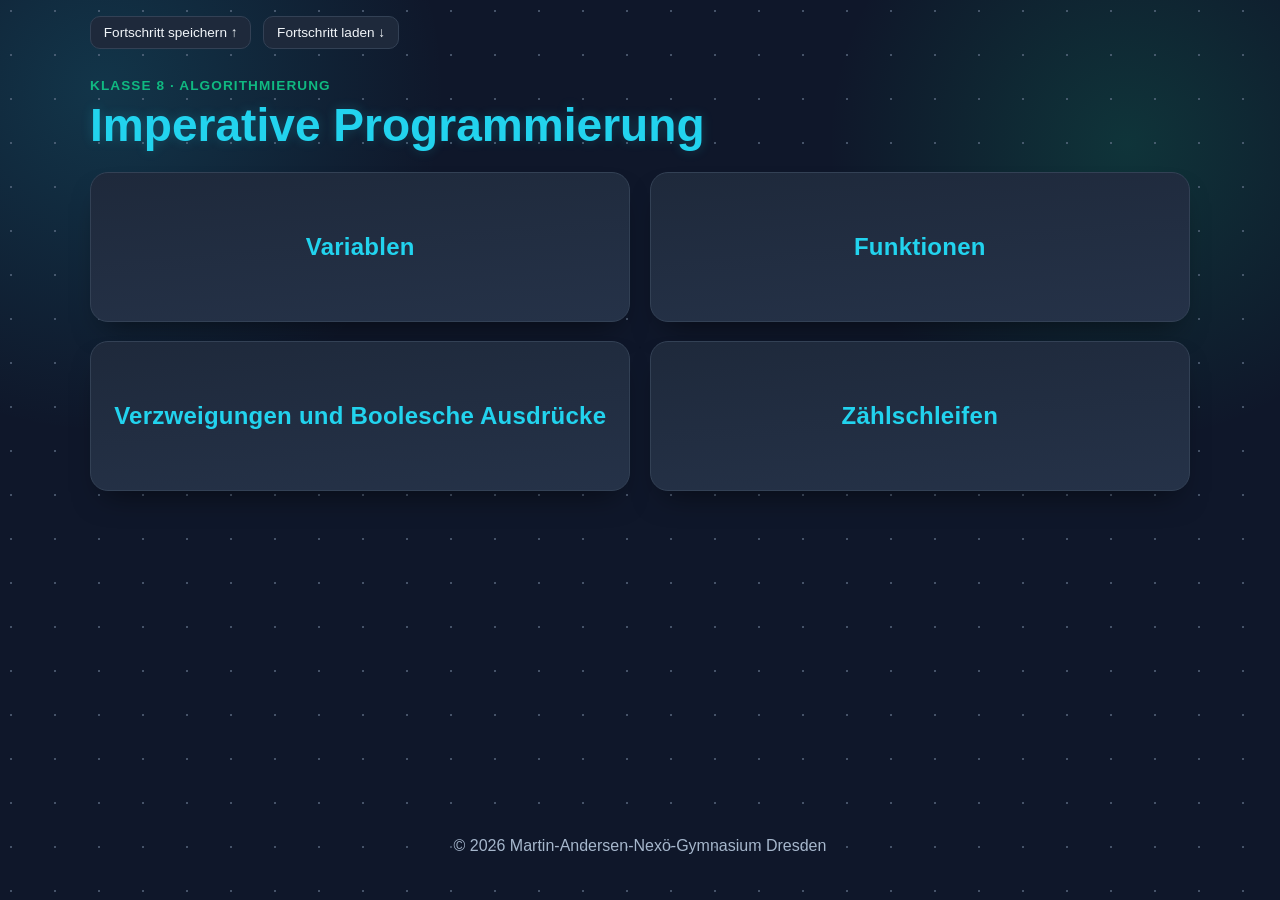
<file: Algorithmierung/uebersicht/index.html>
<!doctype html>
<html lang="de">
<head>
  <meta charset="UTF-8" />
  <meta name="viewport" content="width=device-width, initial-scale=1.0" />
  <title>Imperative Programmierung</title>
  <link rel="stylesheet" href="style.css" />
  <link rel="stylesheet" href="../assets/css/progress.css" />
  <script defer src="../assets/js/progress.js"></script>
</head>
<body data-page-key="start">
  <header class="hero">
    <div class="progress-toolbar" aria-label="Fortschritt Aktionen">
      <button class="progress-btn" id="saveProgressBtn" type="button">Fortschritt speichern ↑</button>
      <button class="progress-btn" id="loadProgressBtn" type="button">Fortschritt laden ↓</button>
      <input id="loadProgressFile" type="file" accept="application/json,.json" hidden />
      <span class="progress-message" id="progressMessage" role="status" aria-live="polite"></span>
    </div>

    <div class="hero-inner">
      <p class="eyebrow">Klasse 8 &middot; Algorithmierung</p>
      <h1>Imperative Programmierung</h1>
    </div>
  </header>

  <main class="container">
    <!-- Kachelraster: höchstens zwei Spalten, neue Kacheln hinten anhängen.
         Eine Kachel = ein <li> mit einem <a class="tile"> und nur einem Namen. -->
    <ul class="tile-grid">
      <li><a class="tile" href="variablen/index.html">Variablen</a></li>
      <li><a class="tile" href="funktionen/index.html">Funktionen</a></li>
      <li><a class="tile" href="verzweigungen/index.html">Verzweigungen und Boolesche Ausdrücke</a></li>
      <li><a class="tile" href="zaehlschleifen/index.html">Zählschleifen</a></li>
    </ul>
  </main>

  <footer class="footer">
    <p>&copy; 2026 Martin-Andersen-Nexö-Gymnasium Dresden</p>
  </footer>
</body>
</html>
</file>
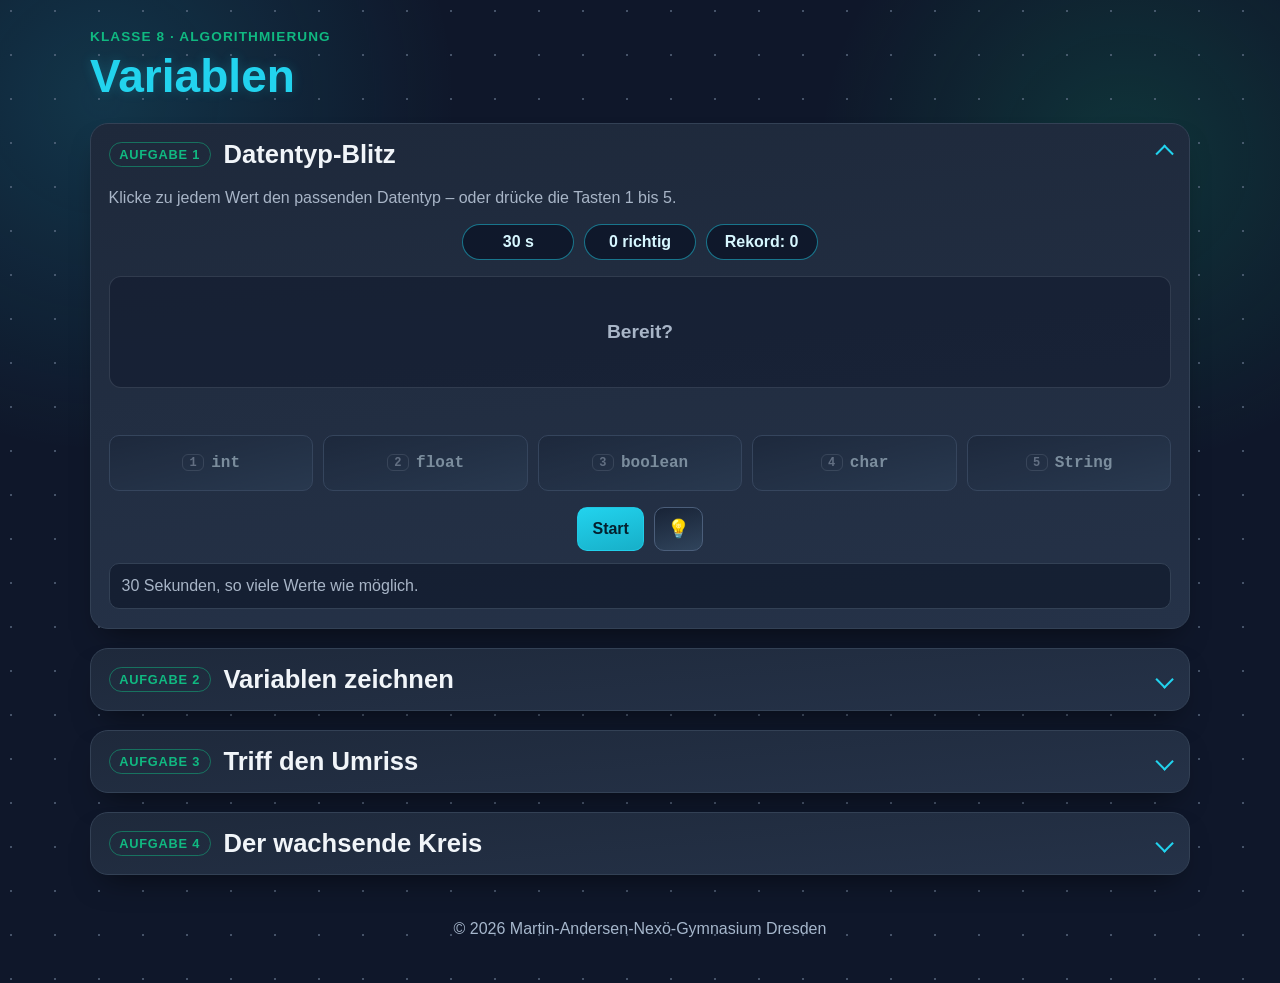
<file: Algorithmierung/Variablen/index.html>
<!doctype html>
<html lang="de">
<head>
  <meta charset="UTF-8" />
  <meta name="viewport" content="width=device-width, initial-scale=1.0" />
  <title>Variablen</title>
  <link rel="stylesheet" href="style.css" />
  <script defer src="script.js"></script>
</head>
<body>
  <header class="hero">
    <div class="hero-inner">
      <p class="eyebrow">Klasse 8 &middot; Algorithmierung</p>
      <h1>Variablen</h1>
    </div>
  </header>

  <main class="container">

    <details class="task" id="task1" open>
      <summary class="task-summary">
        <span class="station-label">Aufgabe 1</span>
        <span class="task-title">Datentyp-Blitz</span>
      </summary>
      <div class="task-body">
        <p class="section-text">Klicke zu jedem Wert den passenden Datentyp &ndash; oder dr&uuml;cke die Tasten 1 bis 5.</p>

        <div class="pill-row">
          <p class="status-pill" id="quizTime" aria-live="off">30 s</p>
          <p class="status-pill" id="quizScore" aria-live="off">0 richtig</p>
          <p class="status-pill" id="quizRecord" aria-live="off">Rekord: 0</p>
        </div>

        <div class="value-field" id="quizValue" aria-live="off">Bereit?</div>
        <p class="quiz-note" id="quizNote"></p>

        <div class="type-row" role="group" aria-label="Datentypen">
          <button class="type-btn" type="button" data-typ="int" disabled><span class="type-key">1</span>int</button>
          <button class="type-btn" type="button" data-typ="float" disabled><span class="type-key">2</span>float</button>
          <button class="type-btn" type="button" data-typ="boolean" disabled><span class="type-key">3</span>boolean</button>
          <button class="type-btn" type="button" data-typ="char" disabled><span class="type-key">4</span>char</button>
          <button class="type-btn" type="button" data-typ="String" disabled><span class="type-key">5</span>String</button>
        </div>

        <div class="action-row">
          <button class="btn" id="quizStart" type="button">Start</button>
          <button class="btn ghost hint-bulb" id="hintTypen" type="button" data-overlay="overlayTypen" aria-label="Hinweis zu den Datentypen">&#128161;</button>
        </div>

        <div class="feedback-box" id="quizFeedback" aria-live="polite">30 Sekunden, so viele Werte wie m&ouml;glich.</div>
      </div>
    </details>

    <details class="task" id="task2">
      <summary class="task-summary">
        <span class="station-label">Aufgabe 2</span>
        <span class="task-title">Variablen zeichnen</span>
      </summary>
      <div class="task-body">
        <p class="section-text">W&auml;hle eine Funktion, trage Werte in die Variablen ein und beobachte die Zeichenfl&auml;che.</p>

        <div class="fn-row" role="group" aria-label="Zeichenfunktion w&auml;hlen">
          <button class="fn-btn" type="button" data-fn="rect" aria-pressed="false">rect()</button>
          <button class="fn-btn" type="button" data-fn="circle" aria-pressed="false">circle()</button>
          <button class="fn-btn" type="button" data-fn="line" aria-pressed="false">line()</button>
        </div>

        <div class="split">
          <section class="subpanel" aria-labelledby="code2Title">
            <div class="subpanel-heading">
              <h3 id="code2Title" class="subpanel-title">Code</h3>
              <button class="btn ghost small" type="button" data-kopieren="code2" data-feedback="feedback2">Kopieren</button>
            </div>
            <pre class="code-block"><code id="code2" aria-label="Processing-Code"></code></pre>
          </section>

          <section class="subpanel" aria-labelledby="canvas2Title">
            <div class="subpanel-heading">
              <h3 id="canvas2Title" class="subpanel-title">Zeichenfl&auml;che</h3>
            </div>
            <div class="canvas-board">
              <div class="canvas-stack">
                <canvas id="canvas2" class="drawing-layer" width="400" height="400" aria-label="Zeichenfl&auml;che 400 mal 400 Pixel"></canvas>
                <canvas id="grid2" class="grid-layer" width="400" height="400" aria-hidden="true"></canvas>
              </div>
            </div>
          </section>
        </div>

        <div class="action-row">
          <button class="btn ghost" id="reset2" type="button">Werte leeren</button>
          <button class="btn ghost hint-bulb" id="hintVariable" type="button" data-overlay="overlayVariable" aria-label="Hinweis zu Variablen">&#128161;</button>
        </div>

        <div class="feedback-box" id="feedback2" aria-live="polite">Trage alle Werte ein.</div>
      </div>
    </details>

    <details class="task" id="task3">
      <summary class="task-summary">
        <span class="station-label">Aufgabe 3</span>
        <span class="task-title">Triff den Umriss</span>
      </summary>
      <div class="task-body">
        <p class="section-text">Setze die Variablen so, dass deine Form genau auf dem gestrichelten Umriss liegt.</p>

        <div class="step-row" role="group" aria-label="Teilaufgaben"></div>

        <div class="split">
          <section class="subpanel" aria-labelledby="code3Title">
            <div class="subpanel-heading">
              <h3 id="code3Title" class="subpanel-title">Code</h3>
              <button class="btn ghost small" type="button" data-kopieren="code3" data-feedback="feedback3">Kopieren</button>
            </div>
            <pre class="code-block"><code id="code3" aria-label="Processing-Code"></code></pre>
          </section>

          <section class="subpanel" aria-labelledby="canvas3Title">
            <div class="subpanel-heading">
              <h3 id="canvas3Title" class="subpanel-title">Zeichenfl&auml;che</h3>
            </div>
            <div class="canvas-board">
              <div class="canvas-stack">
                <canvas id="canvas3" class="drawing-layer" width="400" height="400" aria-label="Zeichenfl&auml;che 400 mal 400 Pixel"></canvas>
                <canvas id="grid3" class="grid-layer" width="400" height="400" aria-hidden="true"></canvas>
              </div>
            </div>
          </section>
        </div>

        <div class="action-row">
          <button class="btn" id="check3" type="button">Pr&uuml;fen</button>
          <button class="btn ghost hint-bulb" id="hintRaster" type="button" data-overlay="overlayRaster" aria-label="Hinweis zum Raster">&#128161;</button>
        </div>

        <div class="feedback-box" id="feedback3" aria-live="polite"></div>
      </div>
    </details>

    <details class="task" id="task4">
      <summary class="task-summary">
        <span class="station-label">Aufgabe 4</span>
        <span class="task-title">Der wachsende Kreis</span>
      </summary>
      <div class="task-body">
        <p class="section-text">Starte das Programm und schalte danach die <code>draw()</code>-Zyklen einzeln weiter.</p>

        <div class="fn-row" role="group" aria-label="Verstehensstufe w&auml;hlen">
          <button class="stufe-btn" type="button" data-stufe="1" aria-pressed="false">Stufe 1</button>
          <button class="stufe-btn" type="button" data-stufe="2" aria-pressed="false">Stufe 2</button>
          <button class="stufe-btn" type="button" data-stufe="3" aria-pressed="false">Stufe 3</button>
        </div>

        <div class="pill-row">
          <p class="status-pill" id="stufeZyklus">Zyklus: 0</p>
          <p class="status-pill" id="stufeWert">durchmesser: 20</p>
          <p class="status-pill" id="stufeRichtung" hidden>richtung: 1</p>
        </div>

        <div class="split">
          <section class="subpanel" aria-labelledby="code4Title">
            <div class="subpanel-heading">
              <h3 id="code4Title" class="subpanel-title">Code</h3>
              <button class="btn ghost small" type="button" data-kopieren="code4" data-feedback="feedback4">Kopieren</button>
            </div>
            <pre class="code-block"><code id="code4" aria-label="Processing-Code"></code></pre>
          </section>

          <section class="subpanel" aria-labelledby="canvas4Title">
            <div class="subpanel-heading">
              <h3 id="canvas4Title" class="subpanel-title">Zeichenfl&auml;che</h3>
            </div>
            <div class="canvas-board">
              <div class="canvas-stack">
                <canvas id="canvas4" class="drawing-layer" width="400" height="400" aria-label="Zeichenfl&auml;che 400 mal 400 Pixel"></canvas>
                <canvas id="grid4" class="grid-layer" width="400" height="400" aria-hidden="true"></canvas>
              </div>
            </div>
            <p class="canvas-caption" id="stufeAufruf">noch nichts gezeichnet</p>
          </section>
        </div>

        <div class="action-row">
          <button class="btn" id="stufeStart" type="button">Start</button>
          <button class="btn" id="stufeSchritt" type="button" disabled>N&auml;chster Draw-Zyklus</button>
          <button class="btn ghost" id="stufeReset" type="button">Zur&uuml;cksetzen</button>
          <button class="btn ghost hint-bulb" id="hintDraw" type="button" data-overlay="overlayDraw" aria-label="Hinweis zu draw()">&#128161;</button>
        </div>

        <div class="feedback-box" id="feedback4" aria-live="polite"></div>
      </div>
    </details>

  </main>

  <footer class="footer">
    <p>&copy; 2026 Martin-Andersen-Nexö-Gymnasium Dresden</p>
  </footer>

  <div id="overlayTypen" class="overlay" aria-hidden="true" role="dialog" aria-modal="true" aria-labelledby="overlayTypenTitle">
    <div class="overlay-content">
      <h3 id="overlayTypenTitle" class="overlay-title">Die f&uuml;nf Datentypen</h3>
      <dl class="glossar">
        <dt>int</dt><dd>Ganze Zahl, ohne Komma: <code>42</code>, <code>-7</code></dd>
        <dt>float</dt><dd>Kommazahl, mit Punkt geschrieben: <code>3.14</code></dd>
        <dt>boolean</dt><dd>Nur <code>true</code> oder <code>false</code></dd>
        <dt>char</dt><dd>Genau ein Zeichen in einfachen Anf&uuml;hrungszeichen: <code>'A'</code></dd>
        <dt>String</dt><dd>Zeichenkette in doppelten Anf&uuml;hrungszeichen: <code>"Hallo"</code></dd>
      </dl>
      <p class="section-text">Achtung: <code>'7'</code> ist ein char, <code>"42"</code> ist ein String.</p>
      <div class="action-row">
        <button class="btn ghost" type="button" data-close>Schlie&szlig;en</button>
      </div>
    </div>
  </div>

  <div id="overlayVariable" class="overlay" aria-hidden="true" role="dialog" aria-modal="true" aria-labelledby="overlayVariableTitle">
    <div class="overlay-content">
      <h3 id="overlayVariableTitle" class="overlay-title">Was ist eine Variable?</h3>
      <p class="section-text">Eine Variable ist ein benannter Speicherplatz mit einem Datentyp und einem Wert.</p>
      <pre class="code-sample"><code>int x = 100;</code></pre>
      <p class="section-text">Der Name <code>x</code> steht ab jetzt f&uuml;r den Wert 100. &Auml;nderst du den Wert, &auml;ndert sich jede Stelle mit, an der <code>x</code> benutzt wird.</p>
      <div class="action-row">
        <button class="btn ghost" type="button" data-close>Schlie&szlig;en</button>
      </div>
    </div>
  </div>

  <div id="overlayRaster" class="overlay" aria-hidden="true" role="dialog" aria-modal="true" aria-labelledby="overlayRasterTitle">
    <div class="overlay-content">
      <h3 id="overlayRasterTitle" class="overlay-title">Koordinaten ablesen</h3>
      <p class="section-text">Der Nullpunkt liegt oben links, x geht nach rechts, y nach unten. Ein Rasterk&auml;stchen ist 10 Pixel breit.</p>
      <p class="section-text"><code>rect(x, y, b, h)</code> setzt die <em>obere linke Ecke</em>, <code>circle(x, y, d)</code> den <em>Mittelpunkt</em>.</p>
      <div class="action-row">
        <button class="btn ghost" type="button" data-close>Schlie&szlig;en</button>
      </div>
    </div>
  </div>
  <div id="overlayDraw" class="overlay" aria-hidden="true" role="dialog" aria-modal="true" aria-labelledby="overlayDrawTitle">
    <div class="overlay-content">
      <h3 id="overlayDrawTitle" class="overlay-title">Was macht draw()?</h3>
      <p class="section-text"><code>setup()</code> l&auml;uft einmal, <code>draw()</code> danach immer wieder &ndash; hier Schritt f&uuml;r Schritt per Knopf.</p>
      <p class="section-text">Der Wert einer Variablen bleibt dabei erhalten: Was am Ende eines Zyklus drinsteht, gilt am Anfang des n&auml;chsten.</p>
      <p class="section-text">In Processing laufen die Zyklen von allein &ndash; <code>frameRate(2)</code> bremst sie auf zwei pro Sekunde, damit man zusehen kann.</p>
      <div class="action-row">
        <button class="btn ghost" type="button" data-close>Schlie&szlig;en</button>
      </div>
    </div>
  </div>
</body>
</html>
</file>
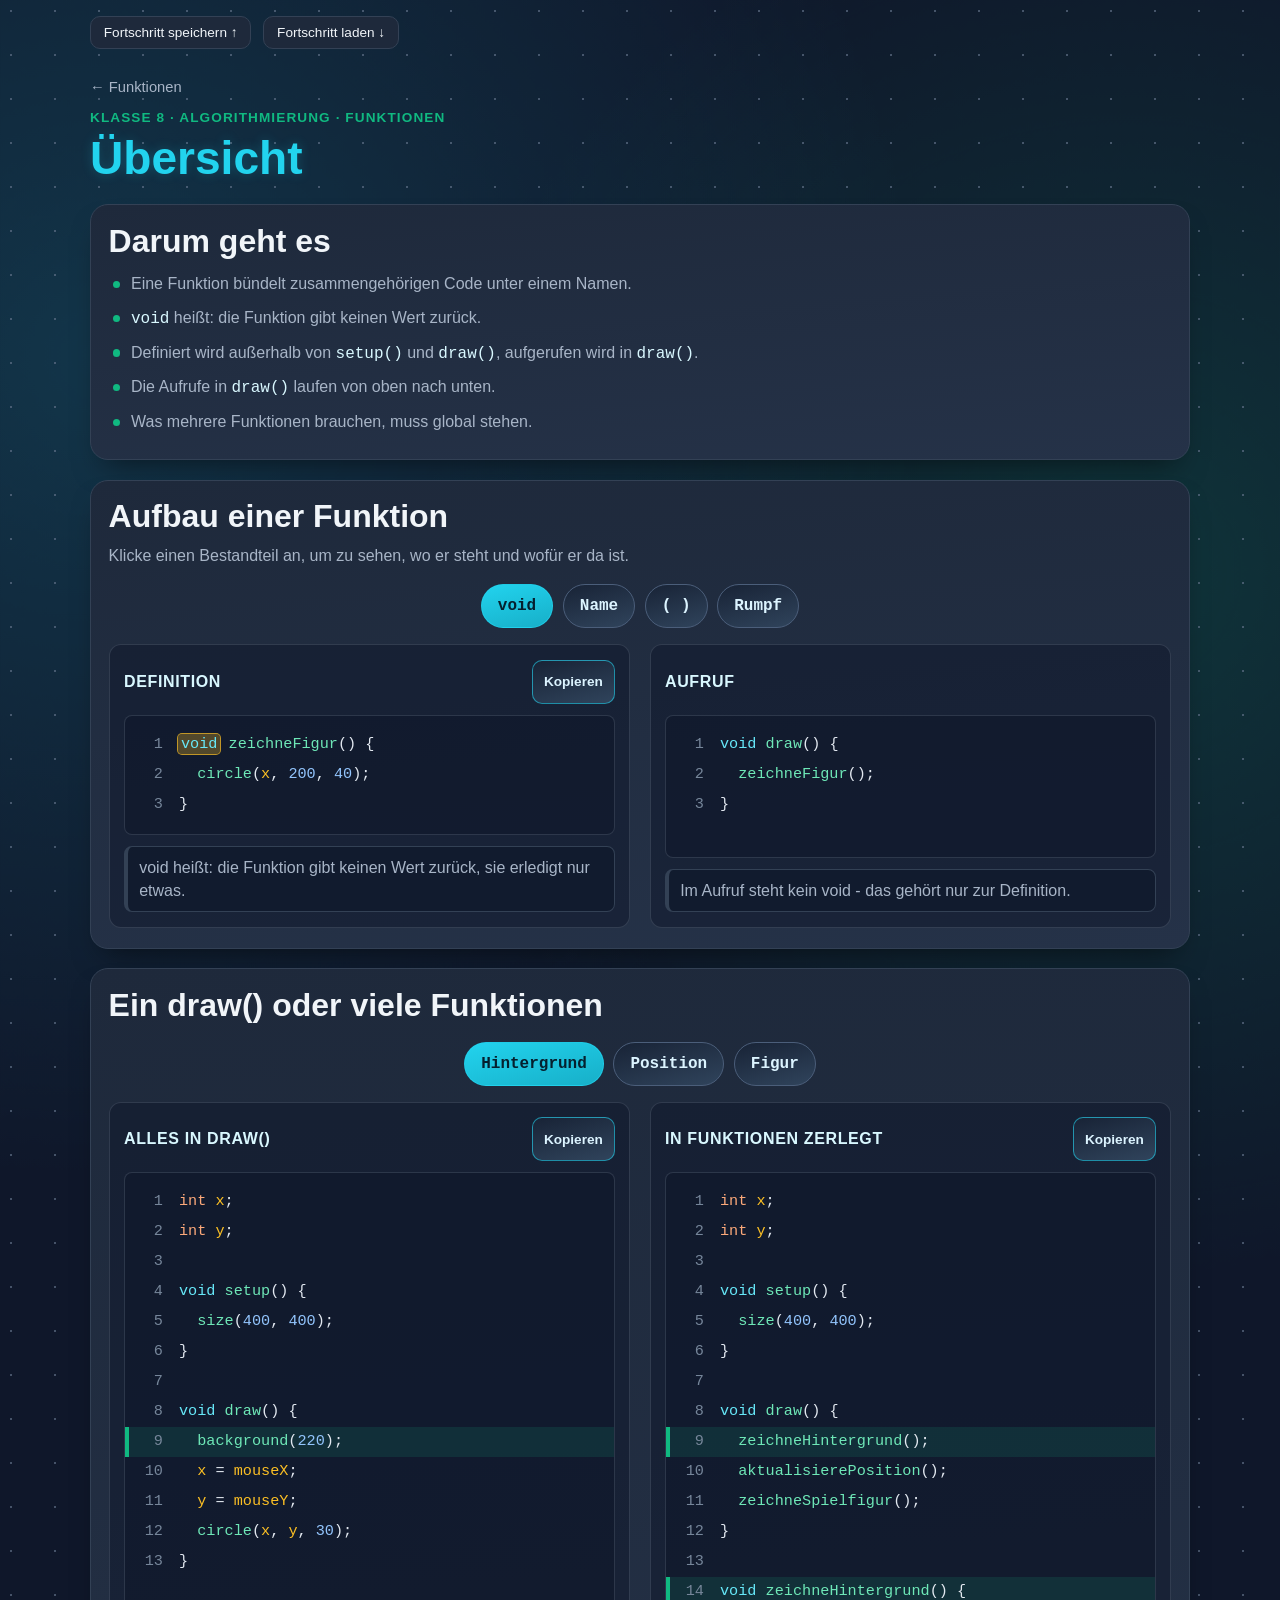
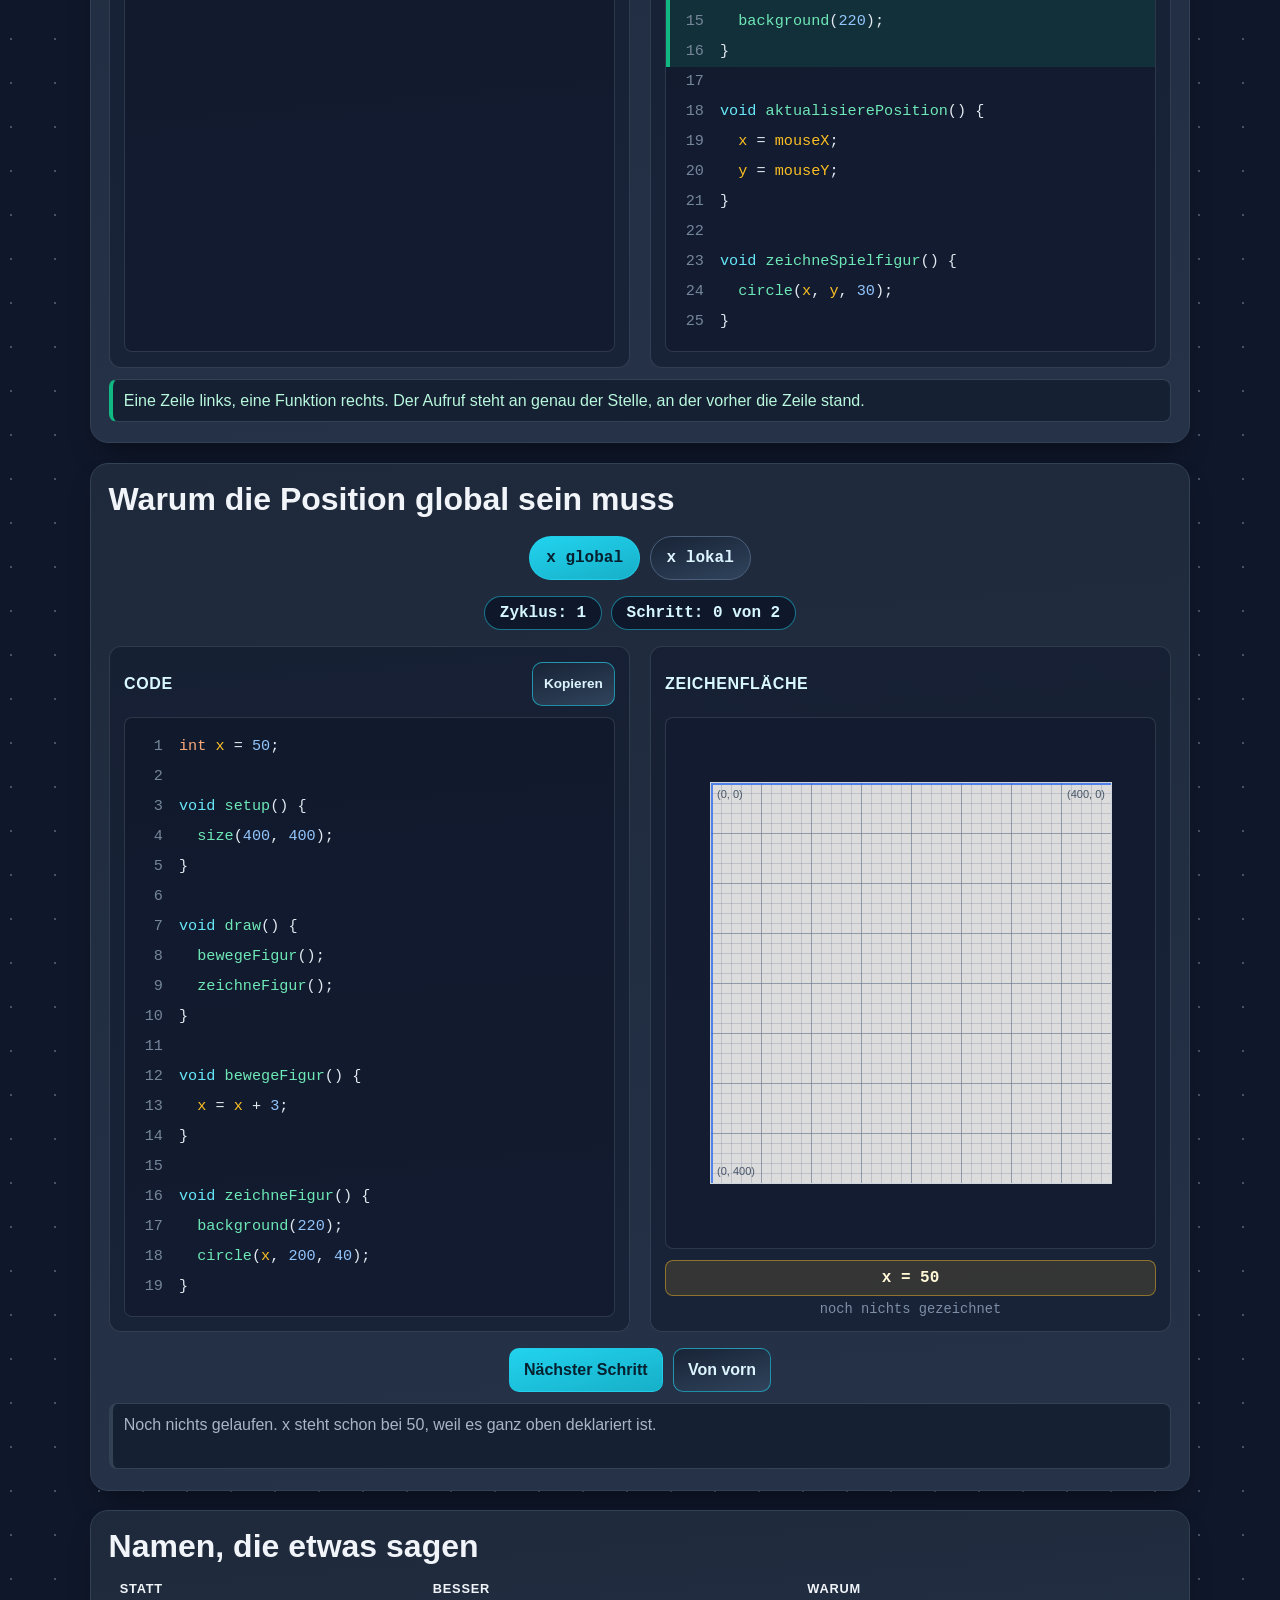
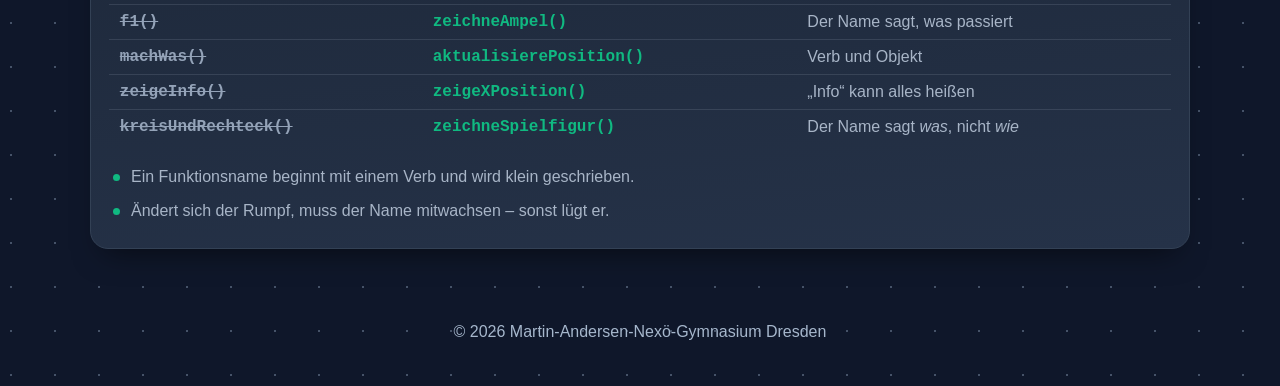
<file: Algorithmierung/Funktionen/uebersicht/index.html>
<!doctype html>
<html lang="de">
<head>
  <meta charset="UTF-8" />
  <meta name="viewport" content="width=device-width, initial-scale=1.0" />
  <title>Funktionen &ndash; Übersicht</title>
  <link rel="stylesheet" href="style.css" />
  <link rel="stylesheet" href="../../assets/css/progress.css" />
  <script defer src="../../assets/js/progress.js"></script>
  <script defer src="script.js"></script>
</head>
<body data-page-key="funktionen-uebersicht">
  <header class="hero">
    <div class="progress-toolbar" aria-label="Fortschritt Aktionen">
      <button class="progress-btn" id="saveProgressBtn" type="button">Fortschritt speichern ↑</button>
      <button class="progress-btn" id="loadProgressBtn" type="button">Fortschritt laden ↓</button>
      <input id="loadProgressFile" type="file" accept="application/json,.json" hidden />
      <span class="progress-message" id="progressMessage" role="status" aria-live="polite"></span>
    </div>

    <div class="hero-inner">
      <a class="back-link" href="../../uebersicht/funktionen/index.html">&larr; Funktionen</a>
      <p class="eyebrow">Klasse 8 &middot; Algorithmierung &middot; Funktionen</p>
      <h1>Übersicht</h1>
    </div>
  </header>

  <main class="container">

    <section class="card" aria-labelledby="kernTitle">
      <h2 id="kernTitle">Darum geht es</h2>
      <ul class="merkliste">
        <li>Eine Funktion bündelt zusammengehörigen Code unter einem Namen.</li>
        <li><code>void</code> heißt: die Funktion gibt keinen Wert zurück.</li>
        <li>Definiert wird außerhalb von <code>setup()</code> und <code>draw()</code>, aufgerufen wird in <code>draw()</code>.</li>
        <li>Die Aufrufe in <code>draw()</code> laufen von oben nach unten.</li>
        <li>Was mehrere Funktionen brauchen, muss global stehen.</li>
      </ul>
    </section>

    <section class="card" aria-labelledby="aufbauTitle">
      <h2 id="aufbauTitle">Aufbau einer Funktion</h2>
      <p class="section-text">Klicke einen Bestandteil an, um zu sehen, wo er steht und wofür er da ist.</p>

      <div class="fn-row" role="group" aria-label="Bestandteil wählen">
        <button class="fn-btn" type="button" data-teil="void" aria-pressed="false">void</button>
        <button class="fn-btn" type="button" data-teil="name" aria-pressed="false">Name</button>
        <button class="fn-btn" type="button" data-teil="klammern" aria-pressed="false">( )</button>
        <button class="fn-btn" type="button" data-teil="rumpf" aria-pressed="false">Rumpf</button>
      </div>

      <div class="split">
        <section class="subpanel" aria-labelledby="defTitle">
          <div class="subpanel-heading">
            <h3 id="defTitle" class="subpanel-title">Definition</h3>
            <button class="btn ghost small" type="button" data-kopieren="defCode">Kopieren</button>
          </div>
          <pre class="code-block"><code id="defCode" aria-label="Definition der Funktion"></code></pre>
          <p class="fazit" id="defFazit" aria-live="polite"></p>
        </section>

        <section class="subpanel" aria-labelledby="aufrufTitle">
          <div class="subpanel-heading">
            <h3 id="aufrufTitle" class="subpanel-title">Aufruf</h3>
          </div>
          <pre class="code-block"><code id="aufrufCode" aria-label="Aufruf der Funktion"></code></pre>
          <p class="fazit" id="aufrufFazit" aria-live="polite"></p>
        </section>
      </div>
    </section>

    <section class="card" aria-labelledby="zerlegtTitle">
      <h2 id="zerlegtTitle">Ein draw() oder viele Funktionen</h2>
      <div class="fn-row" role="group" aria-label="Teilaufgabe wählen">
        <button class="fn-btn" type="button" data-teilaufgabe="hintergrund" aria-pressed="false">Hintergrund</button>
        <button class="fn-btn" type="button" data-teilaufgabe="position" aria-pressed="false">Position</button>
        <button class="fn-btn" type="button" data-teilaufgabe="figur" aria-pressed="false">Figur</button>
      </div>

      <div class="split">
        <section class="subpanel" aria-labelledby="langTitle">
          <div class="subpanel-heading">
            <h3 id="langTitle" class="subpanel-title">alles in draw()</h3>
            <button class="btn ghost small" type="button" data-kopieren="langCode">Kopieren</button>
          </div>
          <pre class="code-block"><code id="langCode" aria-label="Programm ohne eigene Funktionen"></code></pre>
        </section>

        <section class="subpanel" aria-labelledby="zerlegtCodeTitle">
          <div class="subpanel-heading">
            <h3 id="zerlegtCodeTitle" class="subpanel-title">in Funktionen zerlegt</h3>
            <button class="btn ghost small" type="button" data-kopieren="zerlegtCode">Kopieren</button>
          </div>
          <pre class="code-block"><code id="zerlegtCode" aria-label="Programm in Funktionen zerlegt"></code></pre>
        </section>
      </div>

      <p class="fazit" id="zerlegtFazit" aria-live="polite"></p>
    </section>

    <section class="card" aria-labelledby="globalTitle">
      <h2 id="globalTitle">Warum die Position global sein muss</h2>
      <div class="fn-row" role="group" aria-label="Ort der Variablen w&auml;hlen">
        <button class="fn-btn" type="button" data-variante="global" aria-pressed="false">x global</button>
        <button class="fn-btn" type="button" data-variante="lokal" aria-pressed="false">x lokal</button>
      </div>

      <div class="pill-row">
        <p class="status-pill" id="figurZyklus">Zyklus: 1</p>
        <p class="status-pill" id="figurSchritt">Schritt: 0</p>
      </div>

      <div class="split">
        <section class="subpanel" aria-labelledby="figurCodeTitle">
          <div class="subpanel-heading">
            <h3 id="figurCodeTitle" class="subpanel-title">Code</h3>
            <button class="btn ghost small" type="button" data-kopieren="figurCode">Kopieren</button>
          </div>
          <pre class="code-block"><code id="figurCode" aria-label="Processing-Code"></code></pre>
        </section>

        <section class="subpanel" aria-labelledby="figurCanvasTitle">
          <div class="subpanel-heading">
            <h3 id="figurCanvasTitle" class="subpanel-title">Zeichenfl&auml;che</h3>
          </div>
          <div class="canvas-board">
            <div class="canvas-stack">
              <canvas id="figurCanvas" class="drawing-layer" width="400" height="400" aria-label="Zeichenfl&auml;che 400 mal 400 Pixel"></canvas>
              <canvas id="figurRaster" class="grid-layer" width="400" height="400" aria-hidden="true"></canvas>
            </div>
          </div>
          <p class="wert-anzeige" id="figurWert" aria-live="polite"></p>
          <p class="canvas-caption leise" id="figurAufruf"></p>
        </section>
      </div>

      <div class="action-row">
        <button class="btn" id="figurSchrittBtn" type="button">N&auml;chster Schritt</button>
        <button class="btn ghost" id="figurReset" type="button">Von vorn</button>
      </div>

      <p class="fazit" id="figurFazit" aria-live="polite"></p>
    </section>

    <section class="card" aria-labelledby="namenTitle">
      <h2 id="namenTitle">Namen, die etwas sagen</h2>

      <table class="tabelle">
        <thead>
          <tr><th scope="col">statt</th><th scope="col">besser</th><th scope="col">warum</th></tr>
        </thead>
        <tbody>
          <tr><th scope="row" class="mono schwach">f1()</th><td class="mono stark">zeichneAmpel()</td><td>Der Name sagt, was passiert</td></tr>
          <tr><th scope="row" class="mono schwach">machWas()</th><td class="mono stark">aktualisierePosition()</td><td>Verb und Objekt</td></tr>
          <tr><th scope="row" class="mono schwach">zeigeInfo()</th><td class="mono stark">zeigeXPosition()</td><td>&bdquo;Info&ldquo; kann alles heißen</td></tr>
          <tr><th scope="row" class="mono schwach">kreisUndRechteck()</th><td class="mono stark">zeichneSpielfigur()</td><td>Der Name sagt <em>was</em>, nicht <em>wie</em></td></tr>
        </tbody>
      </table>

      <ul class="merkliste">
        <li>Ein Funktionsname beginnt mit einem Verb und wird klein geschrieben.</li>
        <li>Ändert sich der Rumpf, muss der Name mitwachsen &ndash; sonst lügt er.</li>
      </ul>
    </section>

  </main>

  <footer class="footer">
    <p>&copy; 2026 Martin-Andersen-Nexö-Gymnasium Dresden</p>
  </footer>
</body>
</html>
</file>
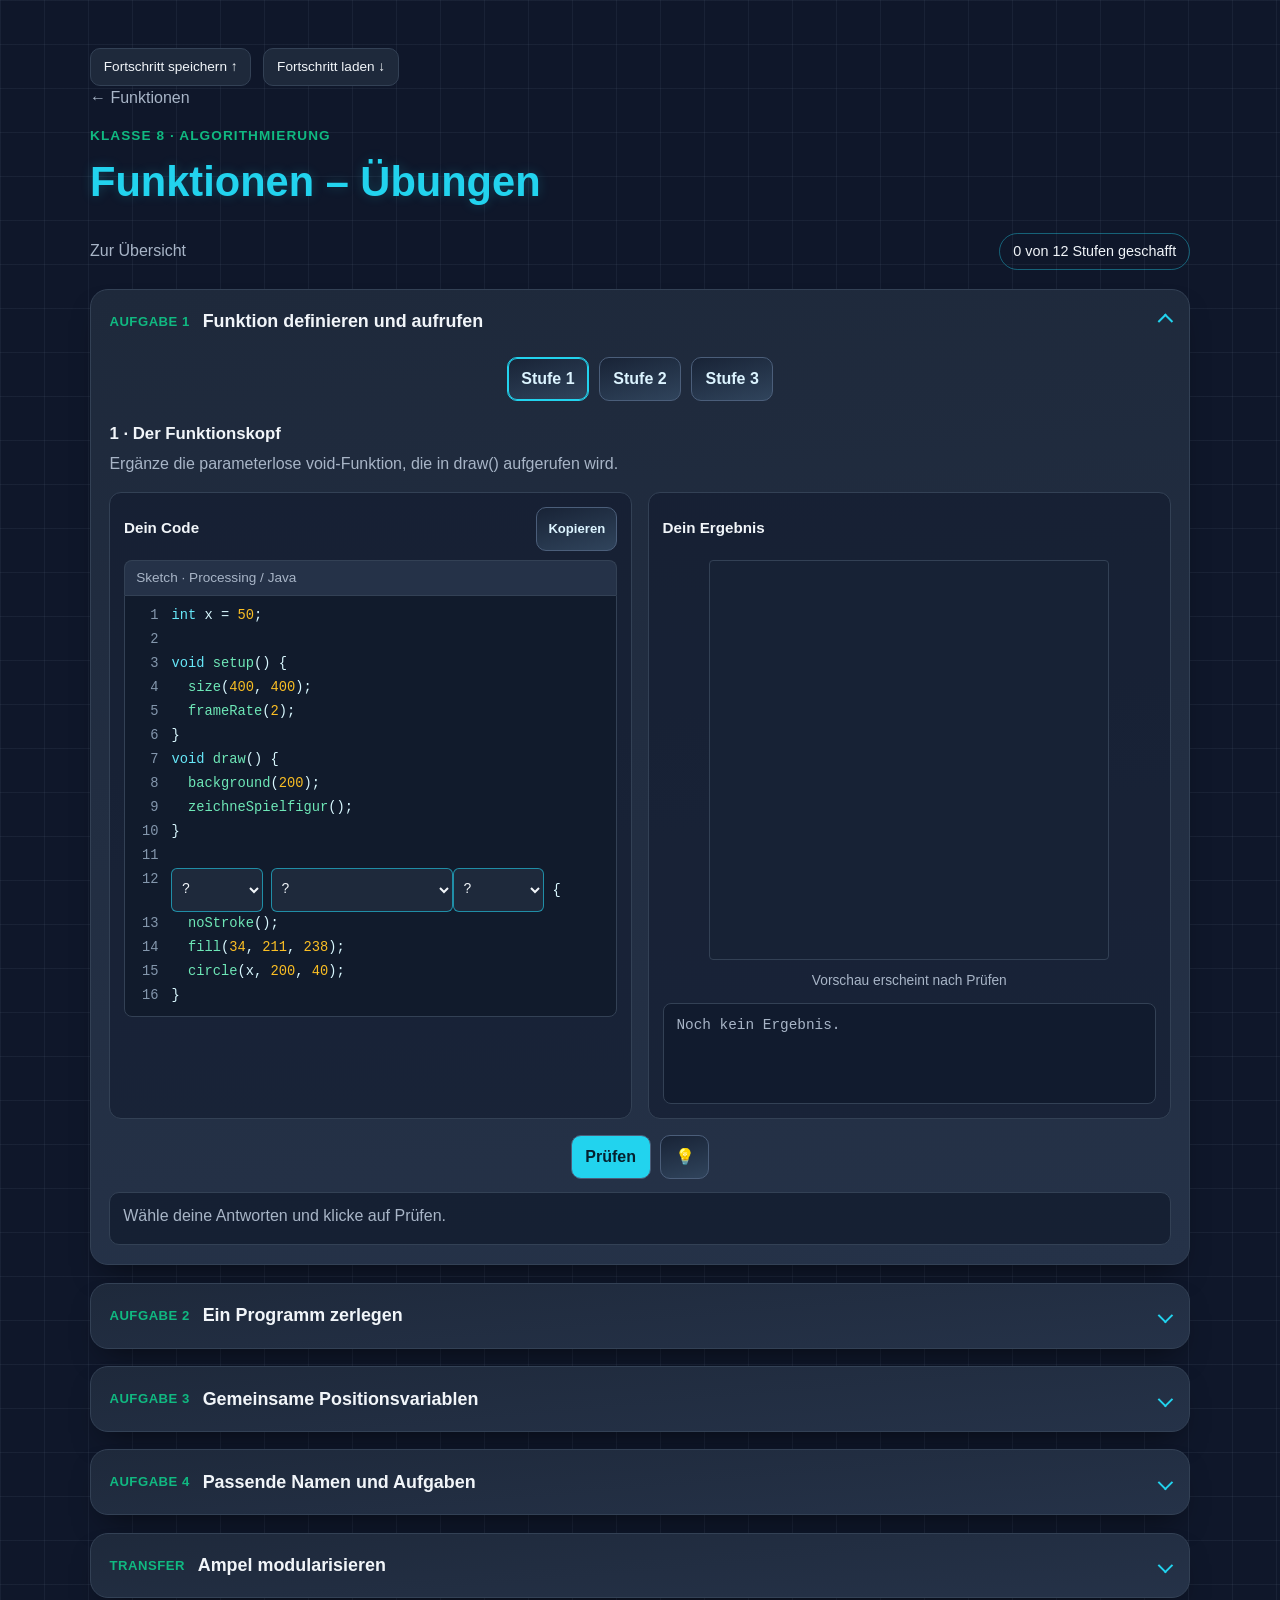
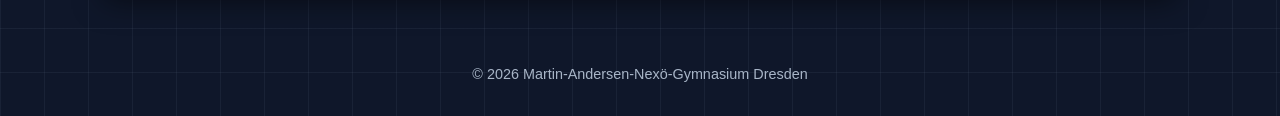
<file: Algorithmierung/Funktionen/uebung/index.html>
<!doctype html>
<html lang="de">
<head>
  <meta charset="UTF-8" />
  <meta name="viewport" content="width=device-width, initial-scale=1.0" />
  <title>Funktionen – Übungen</title>
  <link rel="icon" href="favicon.svg" type="image/svg+xml" />
  <link rel="stylesheet" href="style.css" />
  <link rel="stylesheet" href="../../assets/css/progress.css" />
  <script defer src="../../assets/js/progress.js"></script>
  <script defer src="script.js"></script>
</head>
<body data-page-key="funktionen-uebung">
  <header class="hero">
    <div class="progress-toolbar" aria-label="Fortschritt Aktionen">
      <button class="progress-btn" id="saveProgressBtn" type="button">Fortschritt speichern ↑</button>
      <button class="progress-btn" id="loadProgressBtn" type="button">Fortschritt laden ↓</button>
      <input id="loadProgressFile" type="file" accept="application/json,.json" hidden />
      <span class="progress-message" id="progressMessage" role="status" aria-live="polite"></span>
    </div>

    <div class="container">
      <a class="back-link" href="../../uebersicht/funktionen/index.html">&larr; Funktionen</a>
      <p class="eyebrow">Klasse 8 &middot; Algorithmierung</p>
      <h1>Funktionen – Übungen</h1>
    </div>
  </header>
  <main class="container">
    <div class="page-tools">
      <a class="reference-link" href="../uebersicht/index.html">Zur Übersicht</a>
      <p id="progress" class="status-pill" aria-live="polite">0 Stufen geschafft</p>
    </div>
    <div id="tasks"></div>
  </main>
  <footer class="footer"><p>&copy; 2026 Martin-Andersen-Nexö-Gymnasium Dresden</p></footer>
  <dialog id="hint-dialog" aria-labelledby="hint-title">
    <h2 id="hint-title">Hinweis</h2>
    <p id="hint-text"></p>
    <form method="dialog"><button class="btn ghost" type="submit">Schließen</button></form>
  </dialog>
</body>
</html>
</file>
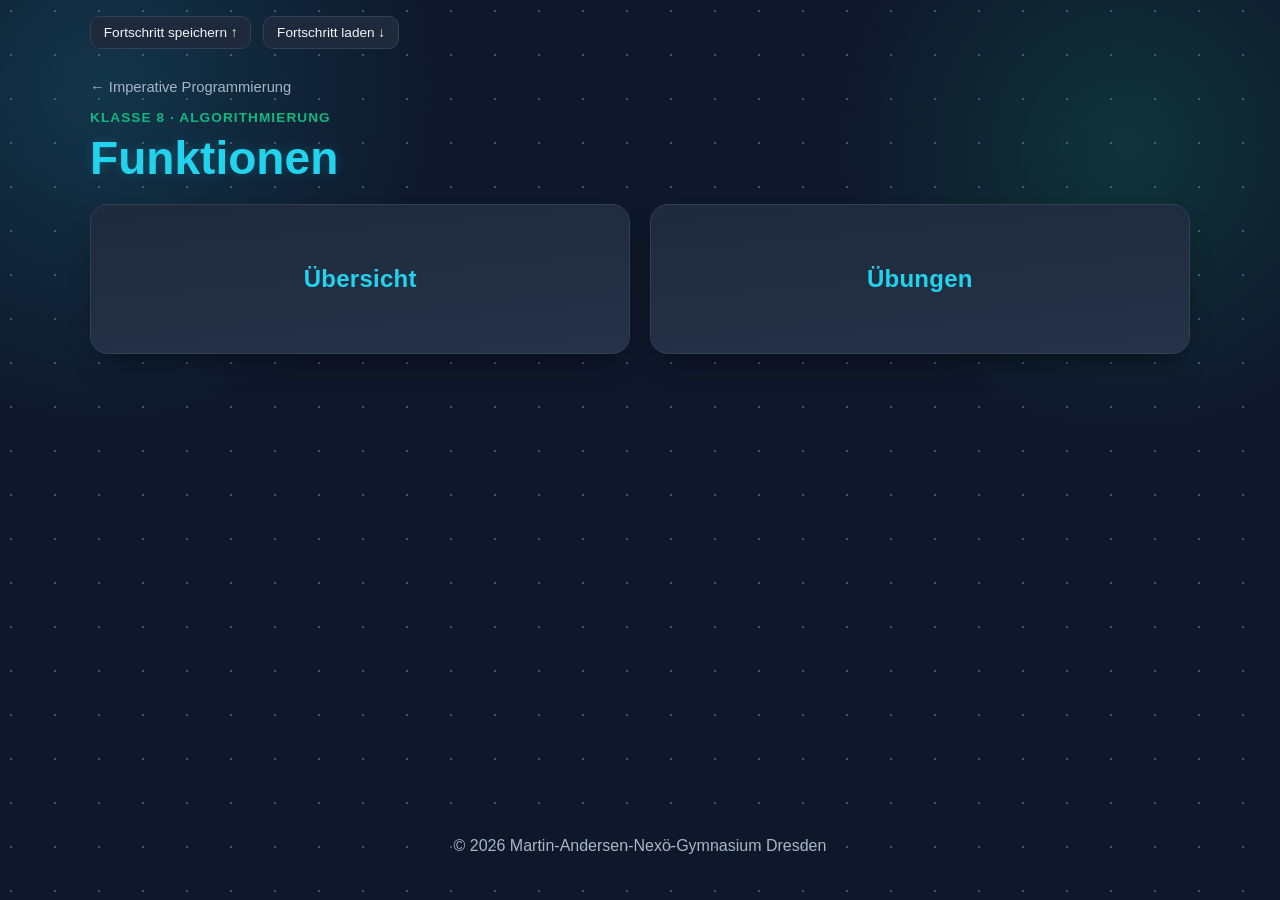
<file: Algorithmierung/uebersicht/funktionen/index.html>
<!doctype html>
<html lang="de">
<head>
  <meta charset="UTF-8" />
  <meta name="viewport" content="width=device-width, initial-scale=1.0" />
  <title>Funktionen</title>
  <link rel="stylesheet" href="../style.css" />
  <link rel="stylesheet" href="../../assets/css/progress.css" />
  <script defer src="../../assets/js/progress.js"></script>
</head>
<body data-page-key="funktionen-navigation">
  <header class="hero">
    <div class="progress-toolbar" aria-label="Fortschritt Aktionen">
      <button class="progress-btn" id="saveProgressBtn" type="button">Fortschritt speichern ↑</button>
      <button class="progress-btn" id="loadProgressBtn" type="button">Fortschritt laden ↓</button>
      <input id="loadProgressFile" type="file" accept="application/json,.json" hidden />
      <span class="progress-message" id="progressMessage" role="status" aria-live="polite"></span>
    </div>

    <div class="hero-inner">
      <a class="back-link" href="../index.html">&larr; Imperative Programmierung</a>
      <p class="eyebrow">Klasse 8 &middot; Algorithmierung</p>
      <h1>Funktionen</h1>
    </div>
  </header>

  <main class="container">
    <ul class="tile-grid">
      <!-- Inhaltsseiten liegen unter Algorithmierung/Funktionen/, nicht in diesem Zweig -->
      <li><a class="tile" href="../../Funktionen/uebersicht/index.html">Übersicht</a></li>
      <li><a class="tile" href="../../Funktionen/uebung/index.html">Übungen</a></li>
    </ul>
  </main>

  <footer class="footer">
    <p>&copy; 2026 Martin-Andersen-Nexö-Gymnasium Dresden</p>
  </footer>
</body>
</html>
</file>
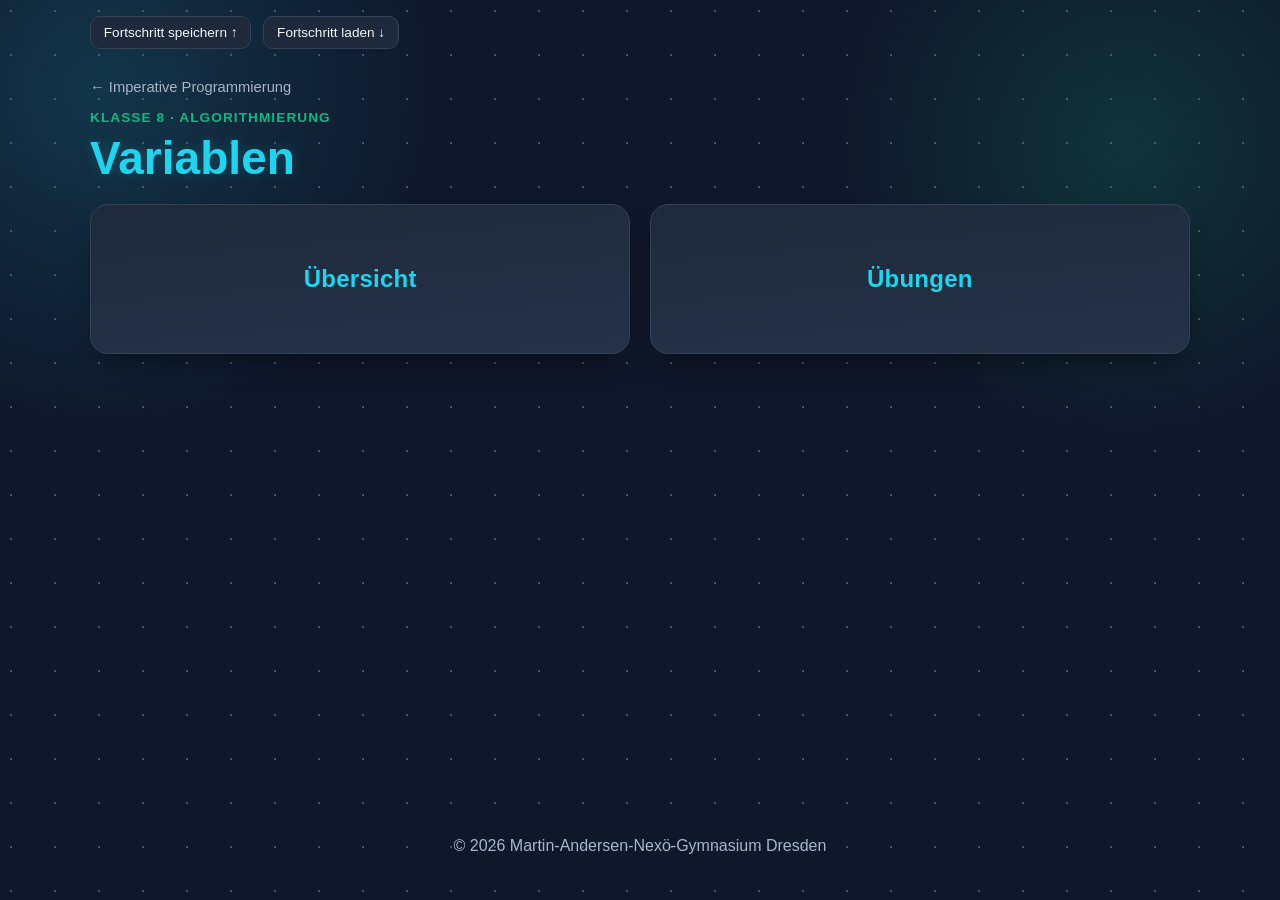
<file: Algorithmierung/uebersicht/variablen/index.html>
<!doctype html>
<html lang="de">
<head>
  <meta charset="UTF-8" />
  <meta name="viewport" content="width=device-width, initial-scale=1.0" />
  <title>Variablen</title>
  <link rel="stylesheet" href="../style.css" />
  <link rel="stylesheet" href="../../assets/css/progress.css" />
  <script defer src="../../assets/js/progress.js"></script>
</head>
<body data-page-key="variablen-navigation">
  <header class="hero">
    <div class="progress-toolbar" aria-label="Fortschritt Aktionen">
      <button class="progress-btn" id="saveProgressBtn" type="button">Fortschritt speichern ↑</button>
      <button class="progress-btn" id="loadProgressBtn" type="button">Fortschritt laden ↓</button>
      <input id="loadProgressFile" type="file" accept="application/json,.json" hidden />
      <span class="progress-message" id="progressMessage" role="status" aria-live="polite"></span>
    </div>

    <div class="hero-inner">
      <a class="back-link" href="../index.html">&larr; Imperative Programmierung</a>
      <p class="eyebrow">Klasse 8 &middot; Algorithmierung</p>
      <h1>Variablen</h1>
    </div>
  </header>

  <main class="container">
    <ul class="tile-grid">
      <!-- Inhaltsseiten liegen unter Algorithmierung/Variablen/, nicht in diesem Zweig -->
      <li><a class="tile" href="../../Variablen/uebersicht/index.html">Übersicht</a></li>
      <li><a class="tile" href="../../Variablen/uebung/index.html">Übungen</a></li>
    </ul>
  </main>

  <footer class="footer">
    <p>&copy; 2026 Martin-Andersen-Nexö-Gymnasium Dresden</p>
  </footer>
</body>
</html>
</file>
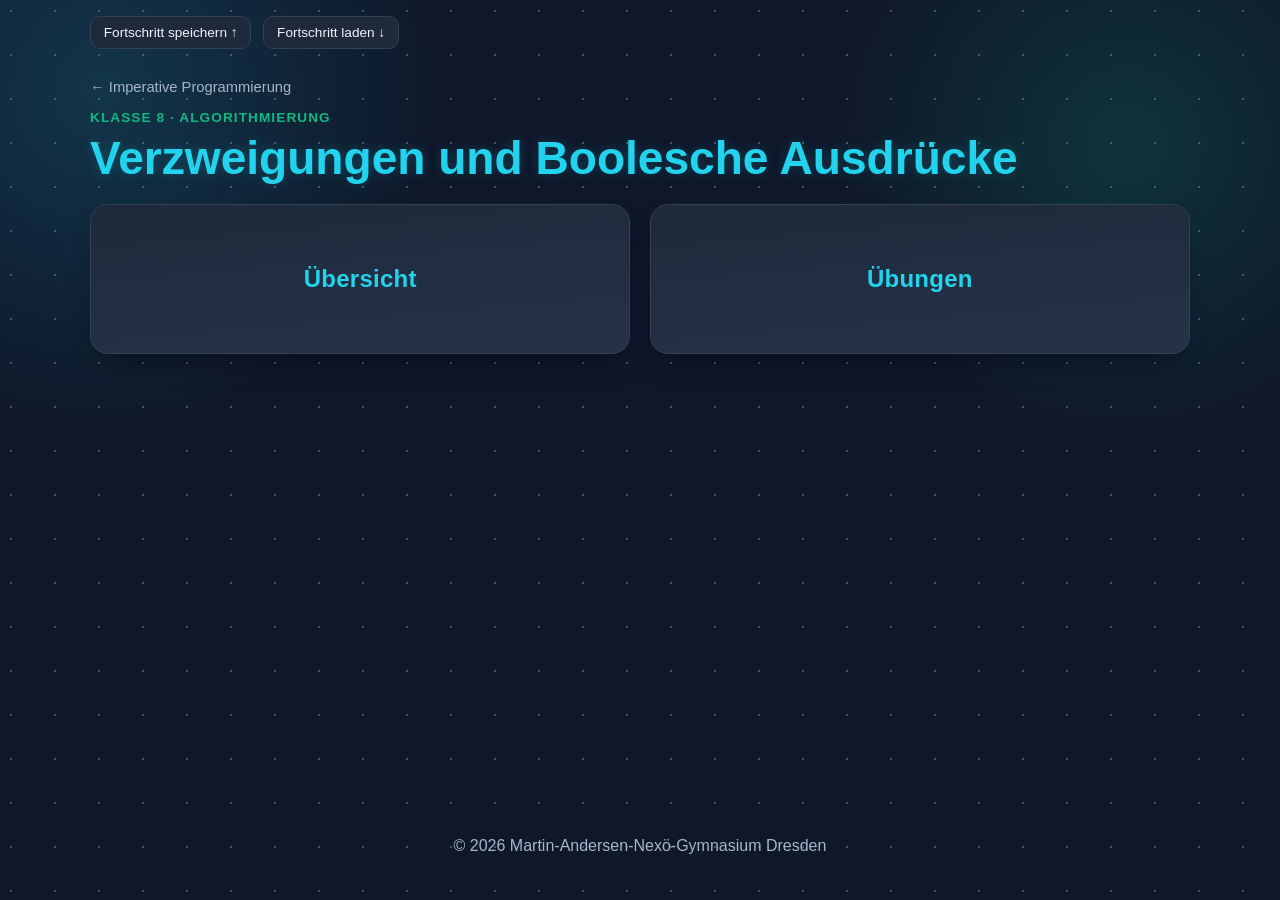
<file: Algorithmierung/uebersicht/verzweigungen/index.html>
<!doctype html>
<html lang="de">
<head>
  <meta charset="UTF-8">
  <meta name="viewport" content="width=device-width, initial-scale=1.0">
  <title>Verzweigungen und Boolesche Ausdrücke</title>
  <link rel="icon" href="../../Verzweigung/uebersicht/favicon.svg" type="image/svg+xml">
  <link rel="stylesheet" href="../style.css">
  <link rel="stylesheet" href="../../assets/css/progress.css" />
  <script defer src="../../assets/js/progress.js"></script>
</head>
<body data-page-key="verzweigungen-navigation">
  <header class="hero">
    <div class="progress-toolbar" aria-label="Fortschritt Aktionen">
      <button class="progress-btn" id="saveProgressBtn" type="button">Fortschritt speichern ↑</button>
      <button class="progress-btn" id="loadProgressBtn" type="button">Fortschritt laden ↓</button>
      <input id="loadProgressFile" type="file" accept="application/json,.json" hidden />
      <span class="progress-message" id="progressMessage" role="status" aria-live="polite"></span>
    </div>
<div class="hero-inner">
    <a class="back-link" href="../index.html">&larr; Imperative Programmierung</a>
    <p class="eyebrow">Klasse 8 · Algorithmierung</p>
    <h1>Verzweigungen und Boolesche Ausdrücke</h1>
  </div></header>
  <main class="container"><ul class="tile-grid">
    <li><a class="tile" href="../../Verzweigung/uebersicht/index.html">Übersicht</a></li>
    <li><a class="tile" href="../../Verzweigung/uebung/index.html">Übungen</a></li>
  </ul></main>
  <footer class="footer"><p>&copy; 2026 Martin-Andersen-Nexö-Gymnasium Dresden</p></footer>
</body>
</html>
</file>
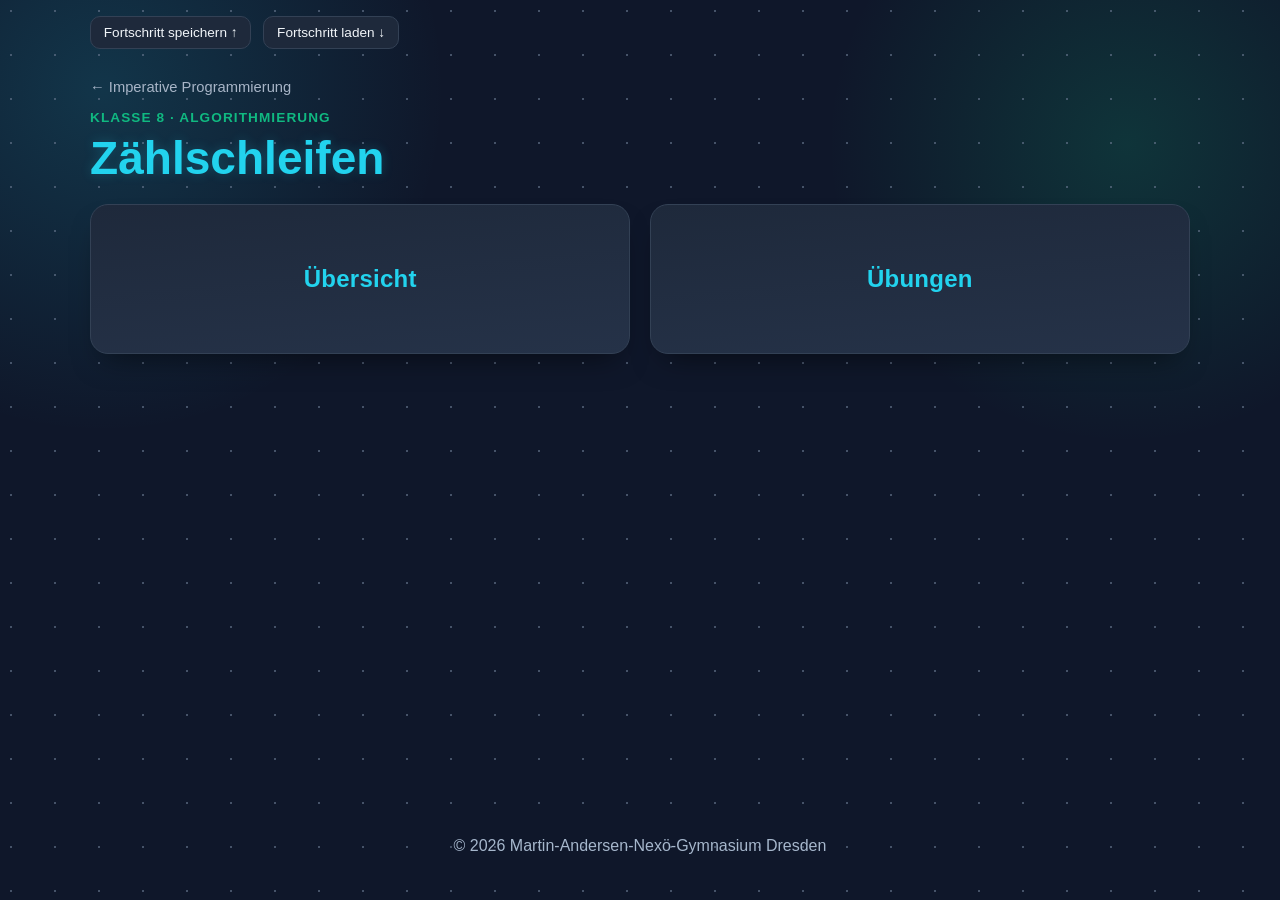
<file: Algorithmierung/uebersicht/zaehlschleifen/index.html>
<!doctype html>
<html lang="de">
<head>
  <meta charset="UTF-8">
  <meta name="viewport" content="width=device-width, initial-scale=1.0">
  <title>Zählschleifen</title>
  <link rel="icon" href="../../Zählschleifen/uebersicht/favicon.svg" type="image/svg+xml">
  <link rel="stylesheet" href="../style.css">
  <link rel="stylesheet" href="../../assets/css/progress.css" />
  <script defer src="../../assets/js/progress.js"></script>
</head>
<body data-page-key="zaehlschleifen-navigation">
  <header class="hero">
    <div class="progress-toolbar" aria-label="Fortschritt Aktionen">
      <button class="progress-btn" id="saveProgressBtn" type="button">Fortschritt speichern ↑</button>
      <button class="progress-btn" id="loadProgressBtn" type="button">Fortschritt laden ↓</button>
      <input id="loadProgressFile" type="file" accept="application/json,.json" hidden />
      <span class="progress-message" id="progressMessage" role="status" aria-live="polite"></span>
    </div>
<div class="hero-inner">
    <a class="back-link" href="../index.html">&larr; Imperative Programmierung</a>
    <p class="eyebrow">Klasse 8 · Algorithmierung</p>
    <h1>Zählschleifen</h1>
  </div></header>
  <main class="container"><ul class="tile-grid">
    <li><a class="tile" href="../../Zählschleifen/uebersicht/index.html">Übersicht</a></li>
    <li><a class="tile" href="../../Zählschleifen/uebung/index.html">Übungen</a></li>
  </ul></main>
  <footer class="footer"><p>&copy; 2026 Martin-Andersen-Nexö-Gymnasium Dresden</p></footer>
</body>
</html>
</file>
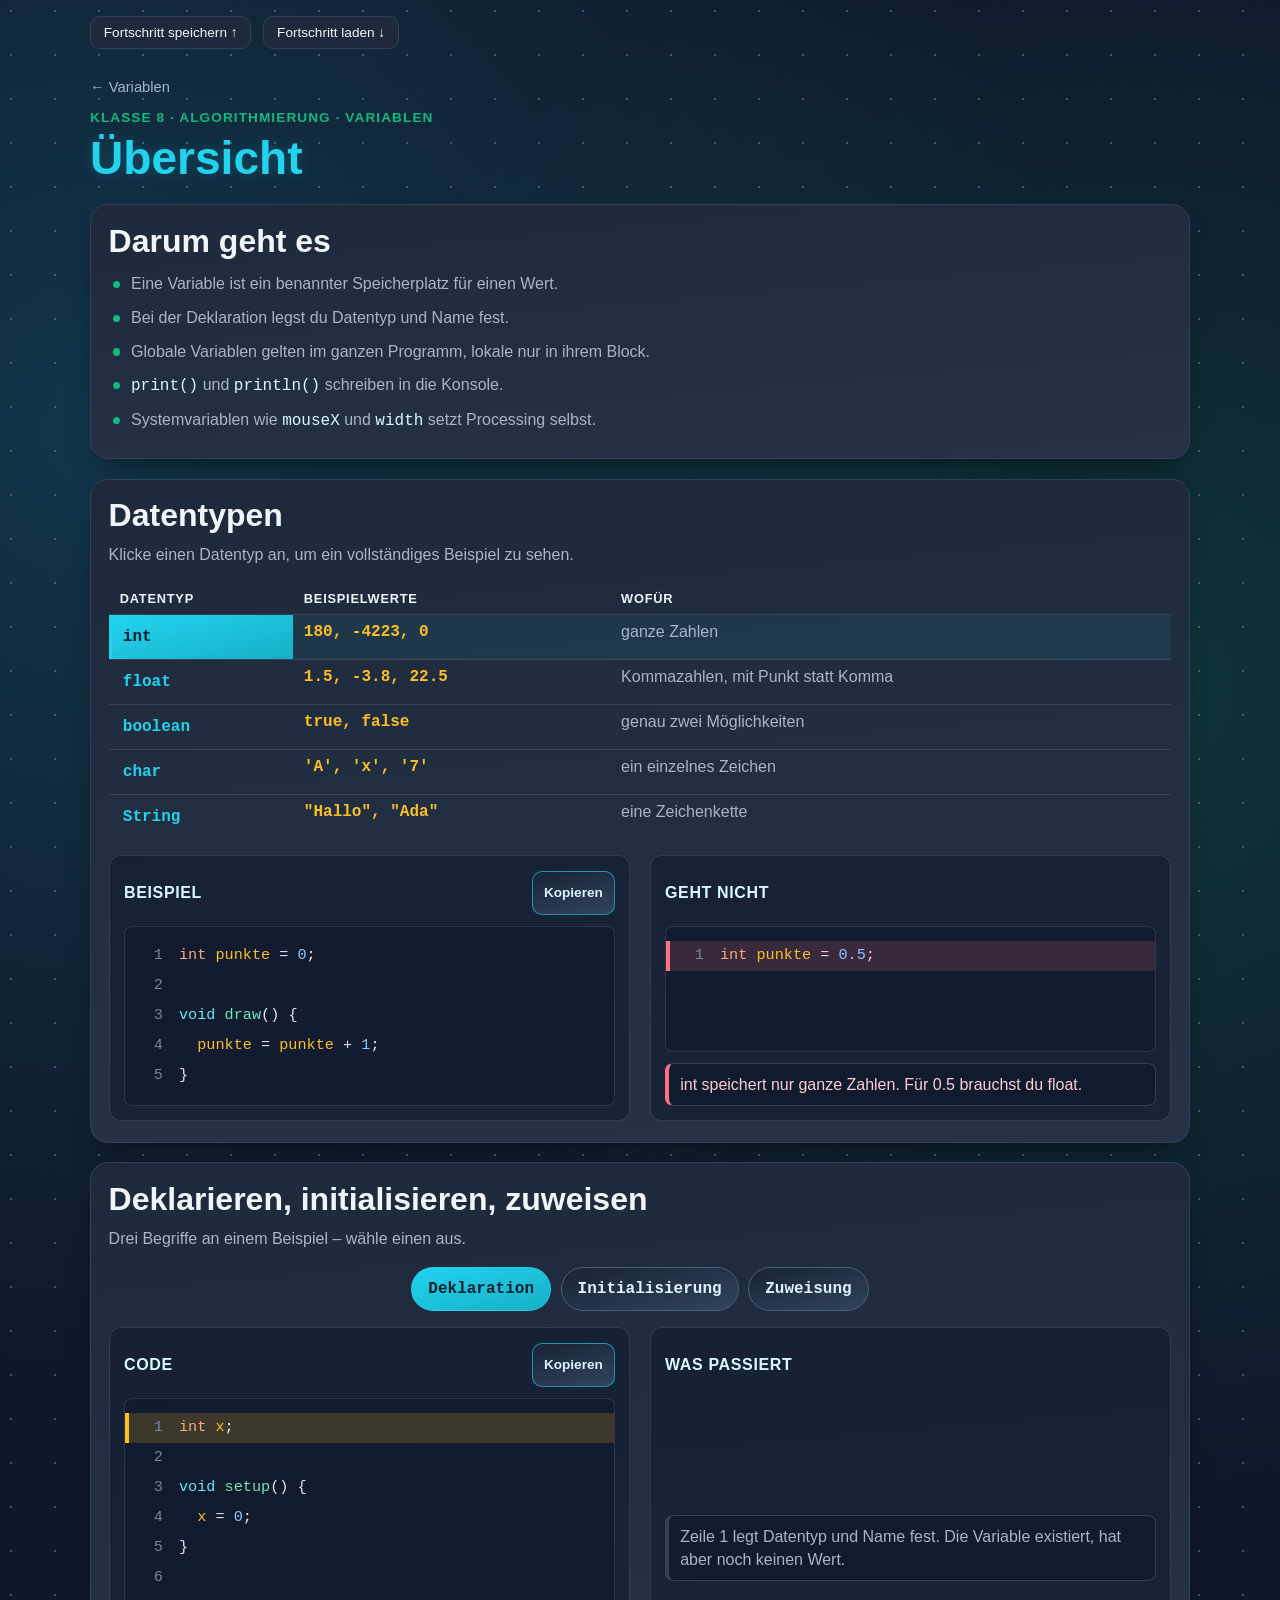
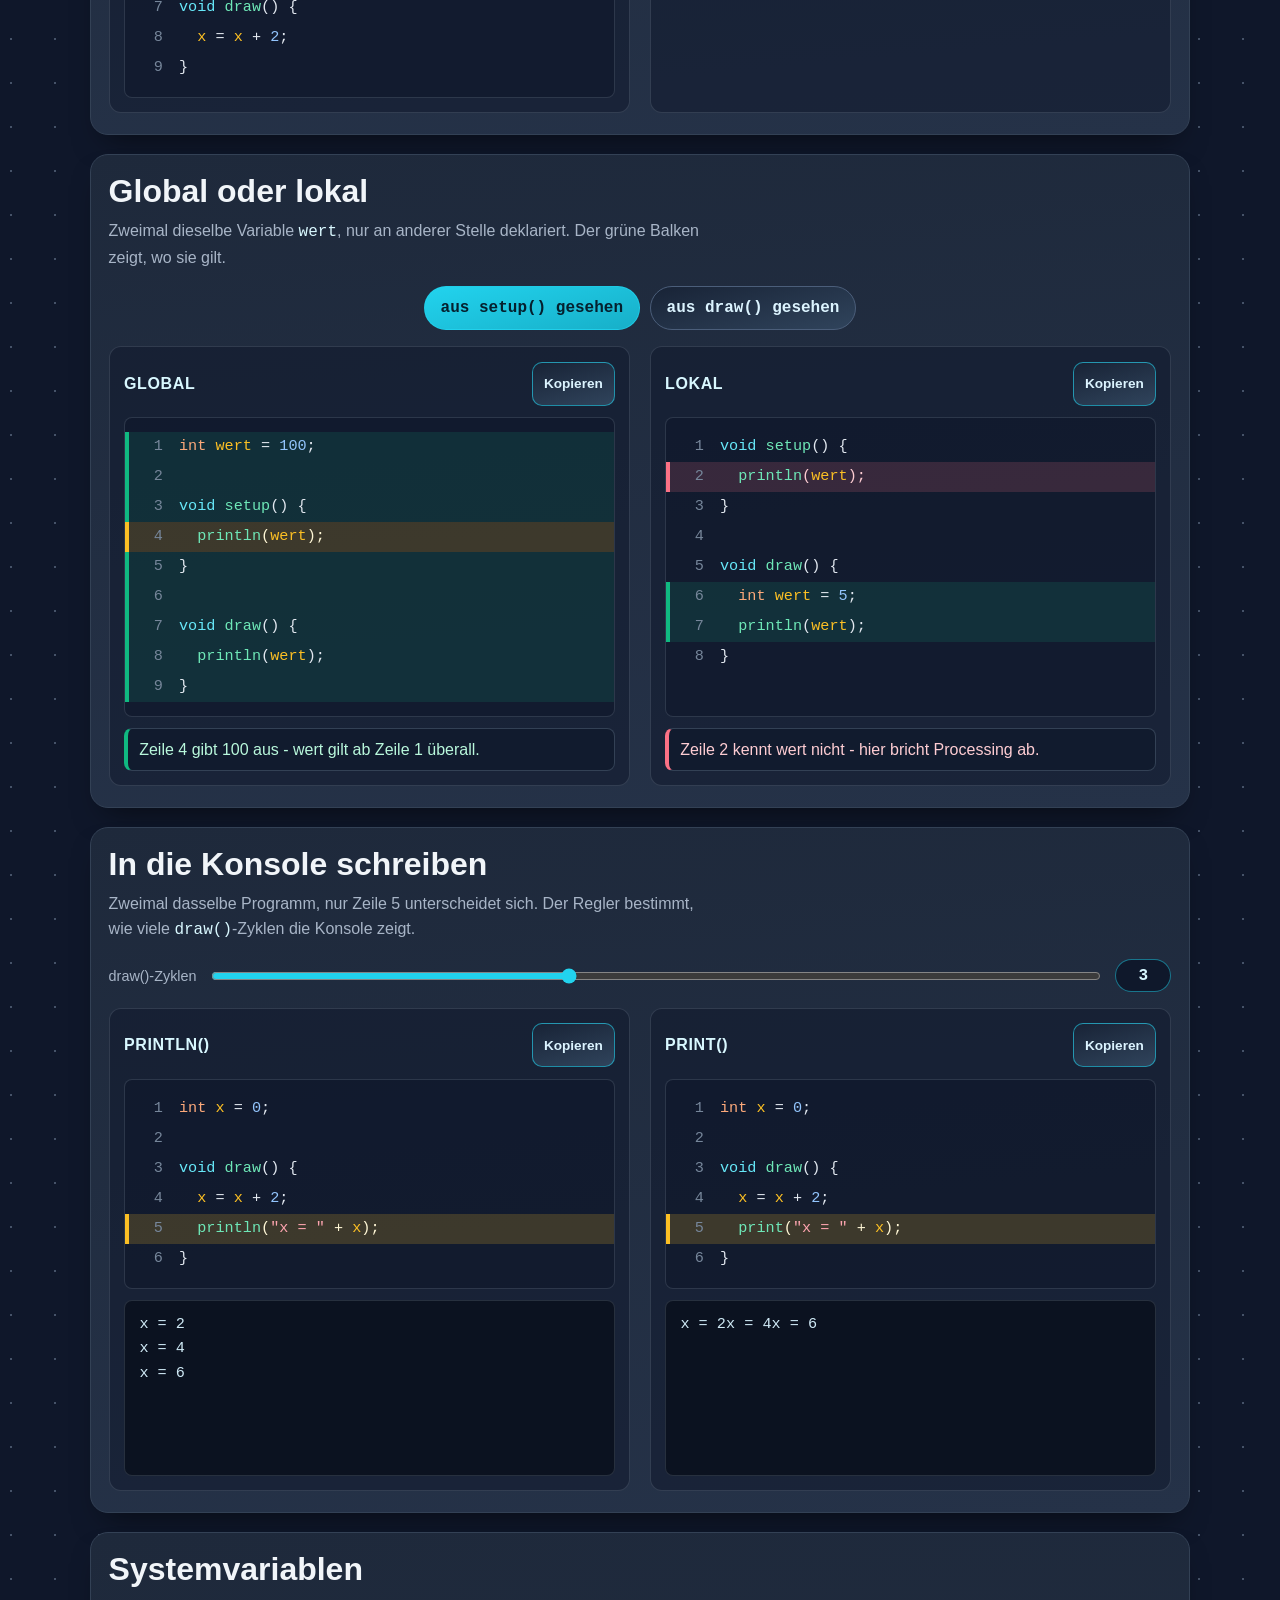
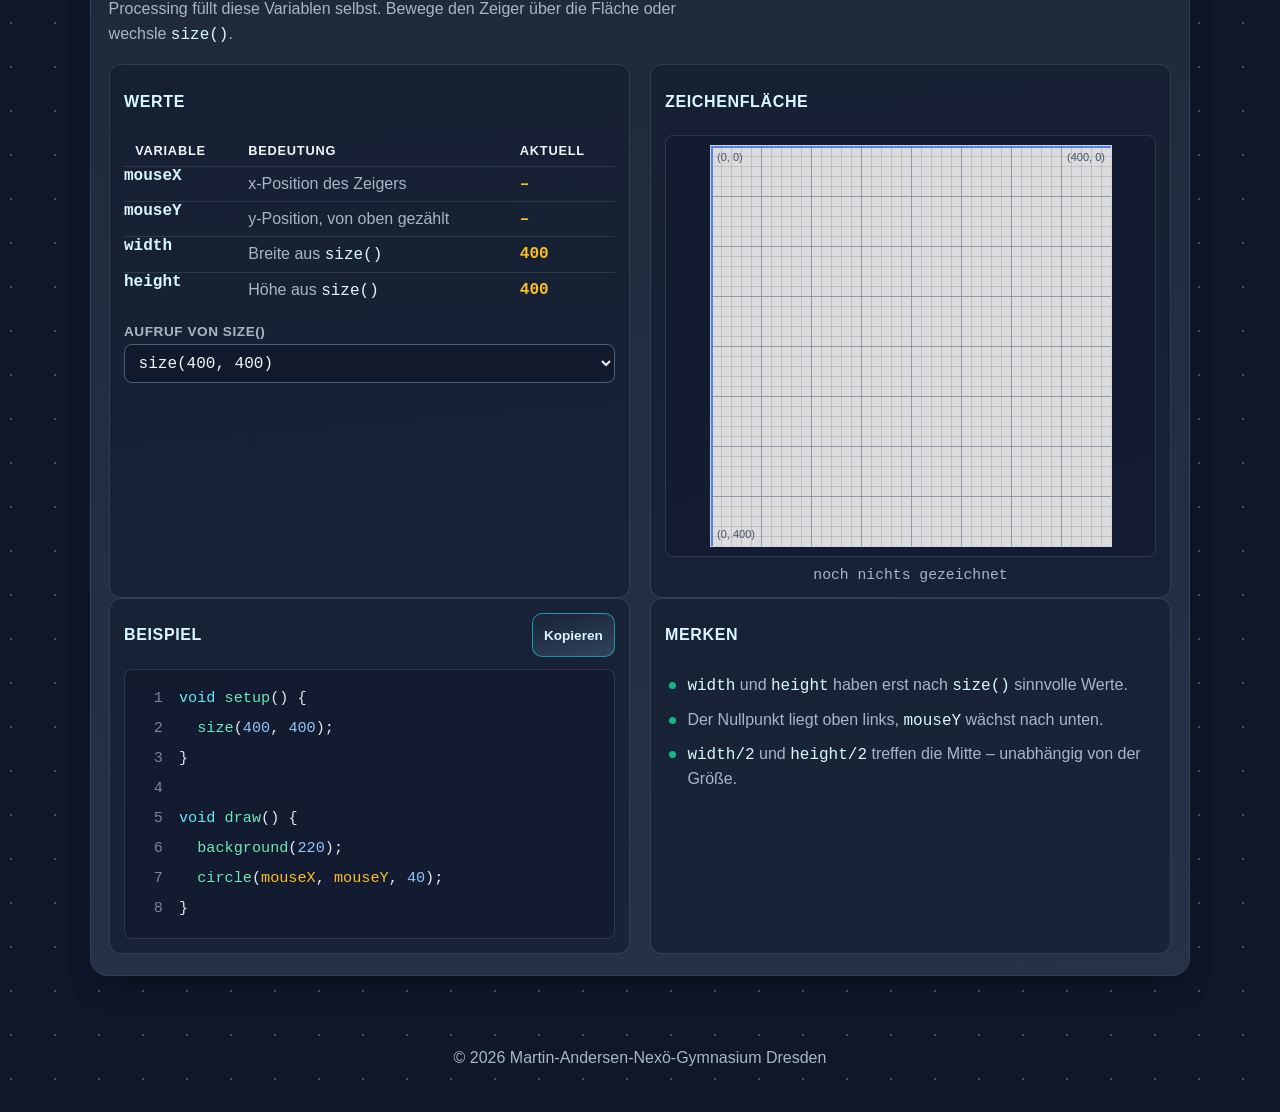
<file: Algorithmierung/Variablen/uebersicht/index.html>
<!doctype html>
<html lang="de">
<head>
  <meta charset="UTF-8" />
  <meta name="viewport" content="width=device-width, initial-scale=1.0" />
  <title>Variablen &ndash; Übersicht</title>
  <link rel="stylesheet" href="style.css" />
  <link rel="stylesheet" href="../../assets/css/progress.css" />
  <script defer src="../../assets/js/progress.js"></script>
  <script defer src="script.js"></script>
</head>
<body data-page-key="variablen-uebersicht">
  <header class="hero">
    <div class="progress-toolbar" aria-label="Fortschritt Aktionen">
      <button class="progress-btn" id="saveProgressBtn" type="button">Fortschritt speichern ↑</button>
      <button class="progress-btn" id="loadProgressBtn" type="button">Fortschritt laden ↓</button>
      <input id="loadProgressFile" type="file" accept="application/json,.json" hidden />
      <span class="progress-message" id="progressMessage" role="status" aria-live="polite"></span>
    </div>

    <div class="hero-inner">
      <a class="back-link" href="../../uebersicht/variablen/index.html">&larr; Variablen</a>
      <p class="eyebrow">Klasse 8 &middot; Algorithmierung &middot; Variablen</p>
      <h1>Übersicht</h1>
    </div>
  </header>

  <main class="container">

    <section class="card" aria-labelledby="kernTitle">
      <h2 id="kernTitle">Darum geht es</h2>
      <ul class="merkliste">
        <li>Eine Variable ist ein benannter Speicherplatz für einen Wert.</li>
        <li>Bei der Deklaration legst du Datentyp und Name fest.</li>
        <li>Globale Variablen gelten im ganzen Programm, lokale nur in ihrem Block.</li>
        <li><code>print()</code> und <code>println()</code> schreiben in die Konsole.</li>
        <li>Systemvariablen wie <code>mouseX</code> und <code>width</code> setzt Processing selbst.</li>
      </ul>
    </section>

    <section class="card" aria-labelledby="typenTitle">
      <h2 id="typenTitle">Datentypen</h2>
      <p class="section-text">Klicke einen Datentyp an, um ein vollständiges Beispiel zu sehen.</p>

      <table class="tabelle">
        <thead>
          <tr><th scope="col">Datentyp</th><th scope="col">Beispielwerte</th><th scope="col">Wofür</th></tr>
        </thead>
        <tbody id="typTabelle">
          <tr>
            <th scope="row"><button class="typ-btn" type="button" data-typ="int" aria-pressed="false">int</button></th>
            <td class="mono wert">180, -4223, 0</td>
            <td>ganze Zahlen</td>
          </tr>
          <tr>
            <th scope="row"><button class="typ-btn" type="button" data-typ="float" aria-pressed="false">float</button></th>
            <td class="mono wert">1.5, -3.8, 22.5</td>
            <td>Kommazahlen, mit Punkt statt Komma</td>
          </tr>
          <tr>
            <th scope="row"><button class="typ-btn" type="button" data-typ="boolean" aria-pressed="false">boolean</button></th>
            <td class="mono wert">true, false</td>
            <td>genau zwei Möglichkeiten</td>
          </tr>
          <tr>
            <th scope="row"><button class="typ-btn" type="button" data-typ="char" aria-pressed="false">char</button></th>
            <td class="mono wert">'A', 'x', '7'</td>
            <td>ein einzelnes Zeichen</td>
          </tr>
          <tr>
            <th scope="row"><button class="typ-btn" type="button" data-typ="String" aria-pressed="false">String</button></th>
            <td class="mono wert">"Hallo", "Ada"</td>
            <td>eine Zeichenkette</td>
          </tr>
        </tbody>
      </table>

      <div class="split">
        <section class="subpanel" aria-labelledby="typBeispielTitle">
          <div class="subpanel-heading">
            <h3 id="typBeispielTitle" class="subpanel-title">Beispiel</h3>
            <button class="btn ghost small" type="button" data-kopieren="typCode">Kopieren</button>
          </div>
          <pre class="code-block"><code id="typCode" aria-label="Processing-Beispiel"></code></pre>
        </section>

        <section class="subpanel" aria-labelledby="typFehlerTitle">
          <div class="subpanel-heading">
            <h3 id="typFehlerTitle" class="subpanel-title">Geht nicht</h3>
          </div>
          <pre class="code-block"><code id="typFehler" aria-label="Häufiger Fehler"></code></pre>
          <p class="fazit" id="typFazit" aria-live="polite"></p>
        </section>
      </div>
    </section>

    <section class="card" aria-labelledby="schritteTitle">
      <h2 id="schritteTitle">Deklarieren, initialisieren, zuweisen</h2>
      <p class="section-text">Drei Begriffe an einem Beispiel &ndash; wähle einen aus.</p>

      <div class="fn-row" role="group" aria-label="Begriff wählen">
        <button class="fn-btn" type="button" data-schritt="deklaration" aria-pressed="false">Deklaration</button>
        <button class="fn-btn" type="button" data-schritt="initialisierung" aria-pressed="false">Initialisierung</button>
        <button class="fn-btn" type="button" data-schritt="zuweisung" aria-pressed="false">Zuweisung</button>
      </div>

      <div class="split">
        <section class="subpanel" aria-labelledby="schrittCodeTitle">
          <div class="subpanel-heading">
            <h3 id="schrittCodeTitle" class="subpanel-title">Code</h3>
            <button class="btn ghost small" type="button" data-kopieren="schrittCode">Kopieren</button>
          </div>
          <pre class="code-block"><code id="schrittCode" aria-label="Processing-Beispiel"></code></pre>
        </section>

        <section class="subpanel" aria-labelledby="schrittTextTitle">
          <div class="subpanel-heading">
            <h3 id="schrittTextTitle" class="subpanel-title">Was passiert</h3>
          </div>
          <div class="fuellt-rest">
            <p class="fazit" id="schrittFazit" aria-live="polite"></p>
          </div>
        </section>
      </div>
    </section>

    <section class="card" aria-labelledby="gueltigTitle">
      <h2 id="gueltigTitle">Global oder lokal</h2>
      <p class="section-text">Zweimal dieselbe Variable <code>wert</code>, nur an anderer Stelle deklariert. Der grüne Balken zeigt, wo sie gilt.</p>

      <div class="fn-row" role="group" aria-label="Blickwinkel wählen">
        <button class="fn-btn" type="button" data-blick="setup" aria-pressed="false">aus setup() gesehen</button>
        <button class="fn-btn" type="button" data-blick="draw" aria-pressed="false">aus draw() gesehen</button>
      </div>

      <div class="split">
        <section class="subpanel" aria-labelledby="globalTitle">
          <div class="subpanel-heading">
            <h3 id="globalTitle" class="subpanel-title">global</h3>
            <button class="btn ghost small" type="button" data-kopieren="globalCode">Kopieren</button>
          </div>
          <pre class="code-block"><code id="globalCode" aria-label="Globale Variable"></code></pre>
          <p class="fazit" id="globalFazit" aria-live="polite"></p>
        </section>

        <section class="subpanel" aria-labelledby="lokalTitle">
          <div class="subpanel-heading">
            <h3 id="lokalTitle" class="subpanel-title">lokal</h3>
            <button class="btn ghost small" type="button" data-kopieren="lokalCode">Kopieren</button>
          </div>
          <pre class="code-block"><code id="lokalCode" aria-label="Lokale Variable"></code></pre>
          <p class="fazit" id="lokalFazit" aria-live="polite"></p>
        </section>
      </div>
    </section>

    <section class="card" aria-labelledby="konsoleTitle">
      <h2 id="konsoleTitle">In die Konsole schreiben</h2>
      <p class="section-text">Zweimal dasselbe Programm, nur Zeile&nbsp;5 unterscheidet sich. Der Regler bestimmt, wie viele <code>draw()</code>-Zyklen die Konsole zeigt.</p>

      <div class="regler">
        <label for="zyklen">draw()-Zyklen</label>
        <input type="range" id="zyklen" min="1" max="6" step="1" value="3" aria-describedby="zyklenWert" />
        <output class="status-pill" id="zyklenWert" for="zyklen">3</output>
      </div>

      <div class="split">
        <section class="subpanel" aria-labelledby="printlnTitle">
          <div class="subpanel-heading">
            <h3 id="printlnTitle" class="subpanel-title">println()</h3>
            <button class="btn ghost small" type="button" data-kopieren="codePrintln">Kopieren</button>
          </div>
          <pre class="code-block kompakt"><code id="codePrintln" aria-label="Programm mit println"></code></pre>
          <pre class="console" id="konsolePrintln" aria-live="polite" aria-label="Ausgabe mit println"></pre>
        </section>

        <section class="subpanel" aria-labelledby="printTitle">
          <div class="subpanel-heading">
            <h3 id="printTitle" class="subpanel-title">print()</h3>
            <button class="btn ghost small" type="button" data-kopieren="codePrint">Kopieren</button>
          </div>
          <pre class="code-block kompakt"><code id="codePrint" aria-label="Programm mit print"></code></pre>
          <pre class="console" id="konsolePrint" aria-live="polite" aria-label="Ausgabe mit print"></pre>
        </section>
      </div>
    </section>

    <section class="card" aria-labelledby="systemTitle">
      <h2 id="systemTitle">Systemvariablen</h2>
      <p class="section-text">Processing füllt diese Variablen selbst. Bewege den Zeiger über die Fläche oder wechsle <code>size()</code>.</p>

      <div class="split">
        <section class="subpanel" aria-labelledby="sysTabelleTitle">
          <div class="subpanel-heading">
            <h3 id="sysTabelleTitle" class="subpanel-title">Werte</h3>
          </div>
          <table class="tabelle">
            <thead>
              <tr><th scope="col">Variable</th><th scope="col">Bedeutung</th><th scope="col">aktuell</th></tr>
            </thead>
            <tbody>
              <tr><th scope="row" class="mono">mouseX</th><td>x-Position des Zeigers</td><td class="mono wert" id="sysMouseX">&ndash;</td></tr>
              <tr><th scope="row" class="mono">mouseY</th><td>y-Position, von oben gezählt</td><td class="mono wert" id="sysMouseY">&ndash;</td></tr>
              <tr><th scope="row" class="mono">width</th><td>Breite aus <code>size()</code></td><td class="mono wert" id="sysWidth">400</td></tr>
              <tr><th scope="row" class="mono">height</th><td>Höhe aus <code>size()</code></td><td class="mono wert" id="sysHeight">400</td></tr>
            </tbody>
          </table>
          <div class="feld">
            <label for="groesse">Aufruf von size()</label>
            <select id="groesse">
              <option value="400x400">size(400, 400)</option>
              <option value="500x300">size(500, 300)</option>
            </select>
          </div>
        </section>

        <section class="subpanel" aria-labelledby="sysCanvasTitle">
          <div class="subpanel-heading">
            <h3 id="sysCanvasTitle" class="subpanel-title">Zeichenfläche</h3>
          </div>
          <div class="canvas-board">
            <div class="canvas-stack" id="stack" tabindex="0" aria-label="Zeichenfläche: Zeiger bewegen oder Pfeiltasten benutzen">
              <canvas id="zeichnung" class="drawing-layer" width="400" height="400"></canvas>
              <canvas id="raster" class="grid-layer" width="400" height="400" aria-hidden="true"></canvas>
            </div>
          </div>
          <p class="canvas-caption" id="aufruf" aria-live="polite">noch nichts gezeichnet</p>
        </section>
      </div>

      <div class="split">
        <section class="subpanel" aria-labelledby="sysCodeTitle">
          <div class="subpanel-heading">
            <h3 id="sysCodeTitle" class="subpanel-title">Beispiel</h3>
            <button class="btn ghost small" type="button" data-kopieren="sysCode">Kopieren</button>
          </div>
          <pre class="code-block"><code id="sysCode" aria-label="Processing-Beispiel"></code></pre>
        </section>

        <section class="subpanel" aria-labelledby="sysHinweisTitle">
          <div class="subpanel-heading">
            <h3 id="sysHinweisTitle" class="subpanel-title">Merken</h3>
          </div>
          <ul class="merkliste">
            <li><code>width</code> und <code>height</code> haben erst nach <code>size()</code> sinnvolle Werte.</li>
            <li>Der Nullpunkt liegt oben links, <code>mouseY</code> wächst nach unten.</li>
            <li><code>width/2</code> und <code>height/2</code> treffen die Mitte &ndash; unabhängig von der Größe.</li>
          </ul>
        </section>
      </div>
    </section>

  </main>

  <footer class="footer">
    <p>&copy; 2026 Martin-Andersen-Nexö-Gymnasium Dresden</p>
  </footer>
</body>
</html>
</file>
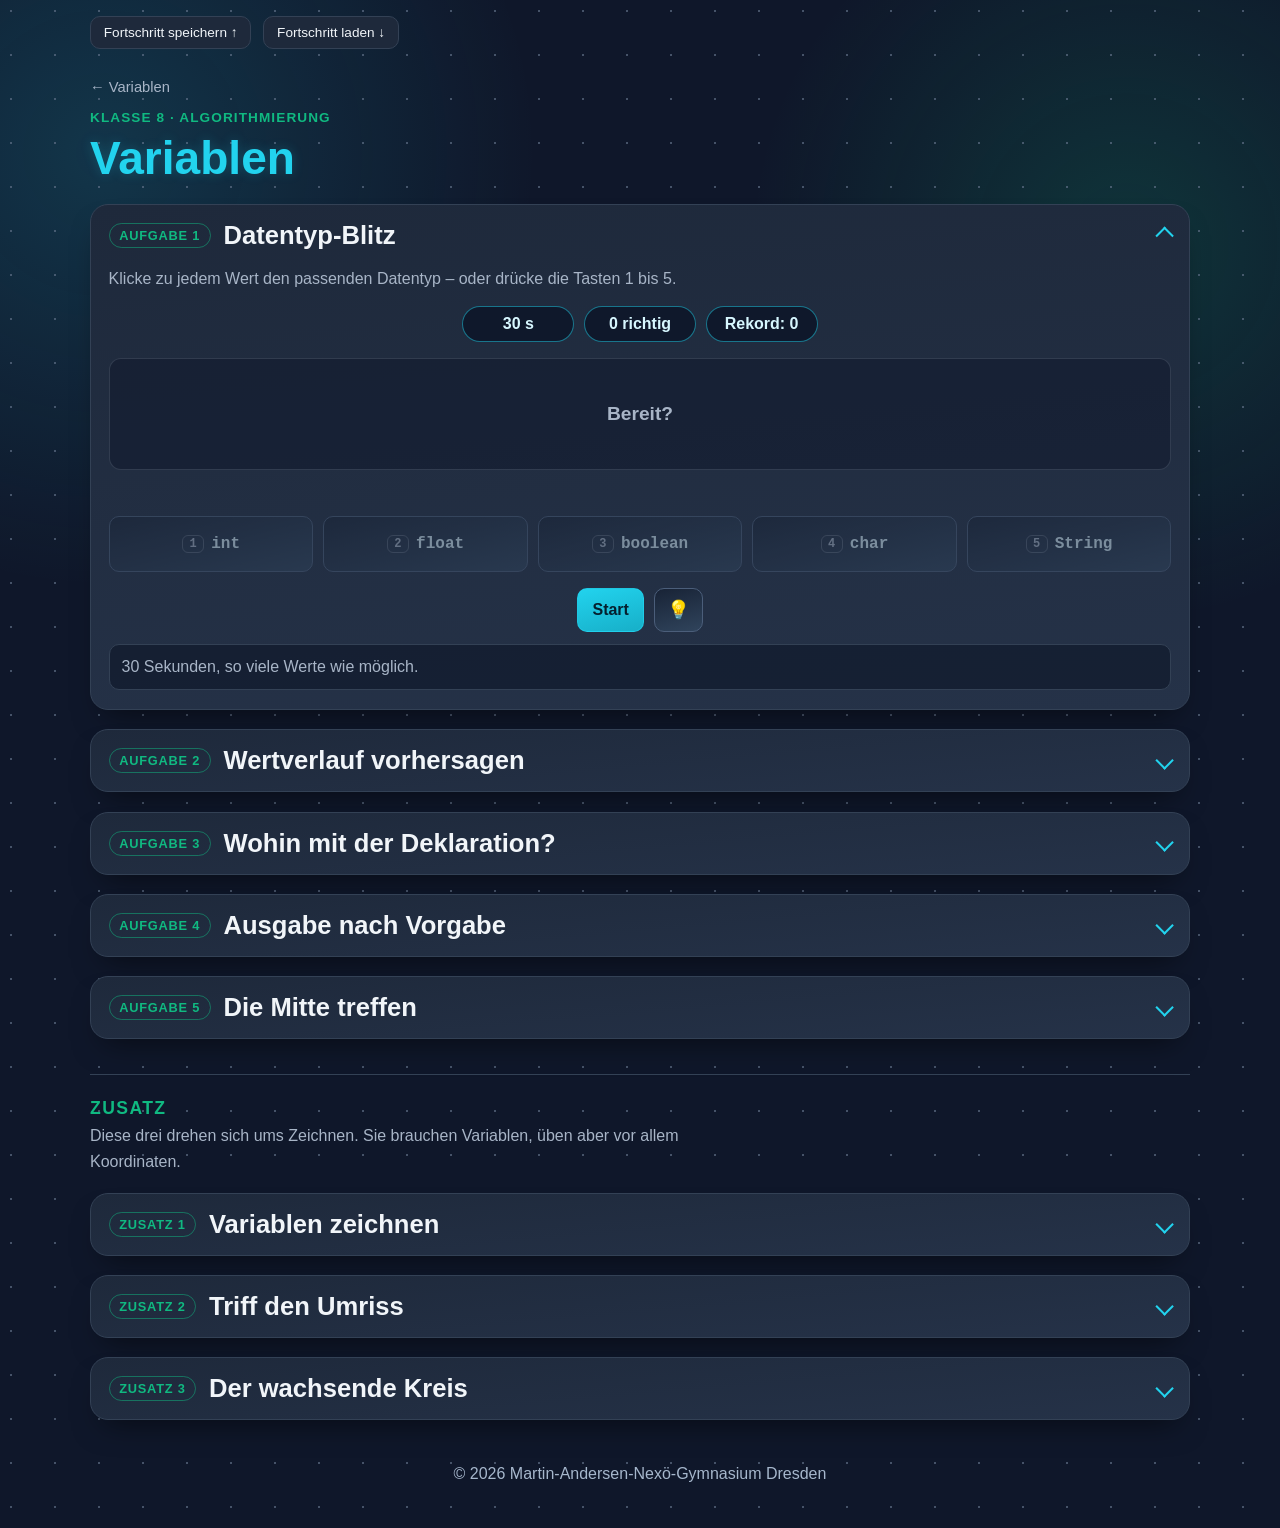
<file: Algorithmierung/Variablen/uebung/index.html>
<!doctype html>
<html lang="de">
<head>
  <meta charset="UTF-8" />
  <meta name="viewport" content="width=device-width, initial-scale=1.0" />
  <title>Variablen</title>
  <link rel="stylesheet" href="style.css" />
  <link rel="stylesheet" href="../../assets/css/progress.css" />
  <script defer src="../../assets/js/progress.js"></script>
  <script defer src="script.js"></script>
</head>
<body data-page-key="variablen-uebung">
  <header class="hero">
    <div class="progress-toolbar" aria-label="Fortschritt Aktionen">
      <button class="progress-btn" id="saveProgressBtn" type="button">Fortschritt speichern ↑</button>
      <button class="progress-btn" id="loadProgressBtn" type="button">Fortschritt laden ↓</button>
      <input id="loadProgressFile" type="file" accept="application/json,.json" hidden />
      <span class="progress-message" id="progressMessage" role="status" aria-live="polite"></span>
    </div>

    <div class="hero-inner">
      <a class="back-link" href="../../uebersicht/variablen/index.html">&larr; Variablen</a>
      <p class="eyebrow">Klasse 8 &middot; Algorithmierung</p>
      <h1>Variablen</h1>
    </div>
  </header>

  <main class="container">

    <details class="task" id="task1" open>
      <summary class="task-summary">
        <span class="station-label">Aufgabe 1</span>
        <span class="task-title">Datentyp-Blitz</span>
        <span class="task-haken" hidden>geschafft</span>
      </summary>
      <div class="task-body">
        <p class="section-text">Klicke zu jedem Wert den passenden Datentyp &ndash; oder dr&uuml;cke die Tasten 1 bis 5.</p>

        <div class="pill-row">
          <p class="status-pill" id="quizTime" aria-live="off">30 s</p>
          <p class="status-pill" id="quizScore" aria-live="off">0 richtig</p>
          <p class="status-pill" id="quizRecord" aria-live="off">Rekord: 0</p>
        </div>

        <div class="value-field" id="quizValue" aria-live="off">Bereit?</div>
        <p class="quiz-note" id="quizNote"></p>

        <div class="type-row" role="group" aria-label="Datentypen">
          <button class="type-btn" type="button" data-typ="int" disabled><span class="type-key">1</span>int</button>
          <button class="type-btn" type="button" data-typ="float" disabled><span class="type-key">2</span>float</button>
          <button class="type-btn" type="button" data-typ="boolean" disabled><span class="type-key">3</span>boolean</button>
          <button class="type-btn" type="button" data-typ="char" disabled><span class="type-key">4</span>char</button>
          <button class="type-btn" type="button" data-typ="String" disabled><span class="type-key">5</span>String</button>
        </div>

        <div class="action-row">
          <button class="btn" id="quizStart" type="button">Start</button>
          <button class="btn ghost hint-bulb" id="hintTypen" type="button" data-overlay="overlayTypen" aria-label="Hinweis zu den Datentypen">&#128161;</button>
        </div>

        <div class="feedback-box" id="quizFeedback" aria-live="polite">30 Sekunden, so viele Werte wie m&ouml;glich.</div>
      </div>
    </details>

    <details class="task" id="taskVerlauf">
      <summary class="task-summary">
        <span class="station-label">Aufgabe 2</span>
        <span class="task-title">Wertverlauf vorhersagen</span>
        <span class="task-haken" hidden>geschafft</span>
      </summary>
      <div class="task-body">
        <p class="section-text">Trage erst alle vier Vermutungen ein, dann pr&uuml;fe. Nicht vorher raten lassen.</p>

        <div class="fn-row" role="group" aria-label="Stufe w&auml;hlen">
          <button class="stufe-btn" type="button" data-verlauf="1" aria-pressed="false">Stufe 1</button>
          <button class="stufe-btn" type="button" data-verlauf="2" aria-pressed="false">Stufe 2</button>
          <button class="stufe-btn" type="button" data-verlauf="3" aria-pressed="false">Stufe 3</button>
        </div>

        <div class="split">
          <section class="subpanel" aria-labelledby="verlaufCodeTitle">
            <div class="subpanel-heading">
              <h3 id="verlaufCodeTitle" class="subpanel-title">Code</h3>
              <button class="btn ghost small" type="button" data-kopieren="verlaufCode" data-feedback="verlaufFeedback">Kopieren</button>
            </div>
            <pre class="code-block"><code id="verlaufCode" aria-label="Processing-Code"></code></pre>
          </section>

          <section class="subpanel" aria-labelledby="verlaufTippTitle">
            <div class="subpanel-heading">
              <h3 id="verlaufTippTitle" class="subpanel-title">Was steht in zaehler?</h3>
            </div>
            <table class="tipp-tabelle">
              <thead>
                <tr><th scope="col">Zeitpunkt</th><th scope="col">dein Tipp</th><th scope="col">echt</th></tr>
              </thead>
              <tbody id="verlaufZeilen"></tbody>
            </table>
          </section>
        </div>

        <div class="action-row">
          <button class="btn" id="verlaufPruefen" type="button">Pr&uuml;fen</button>
          <button class="btn ghost" id="verlaufReset" type="button">Neu raten</button>
          <button class="btn ghost hint-bulb" type="button" data-overlay="overlayZuweisung" aria-label="Hinweis zur Zuweisung">&#128161;</button>
        </div>

        <div class="feedback-box" id="verlaufFeedback" aria-live="polite">F&uuml;lle alle vier Felder, dann pr&uuml;fe.</div>
      </div>
    </details>

    <details class="task" id="taskOrt">
      <summary class="task-summary">
        <span class="station-label">Aufgabe 3</span>
        <span class="task-title">Wohin mit der Deklaration?</span>
        <span class="task-haken" hidden>geschafft</span>
      </summary>
      <div class="task-body">
        <p class="section-text">W&auml;hle eine Stufe, dann eine Stelle f&uuml;r die Deklaration, und f&uuml;hre das Programm aus.</p>

        <div class="fn-row" role="group" aria-label="Stufe w&auml;hlen">
          <button class="stufe-btn" type="button" data-ortstufe="1" aria-pressed="false">Stufe 1</button>
          <button class="stufe-btn" type="button" data-ortstufe="2" aria-pressed="false">Stufe 2</button>
          <button class="stufe-btn" type="button" data-ortstufe="3" aria-pressed="false">Stufe 3</button>
        </div>

        <p class="ziel-satz" id="ortZiel"></p>

        <div class="fn-row" id="ortWahl" role="group" aria-label="Stelle der Deklaration w&auml;hlen"></div>

        <div class="split">
          <section class="subpanel" aria-labelledby="ortCodeTitle">
            <div class="subpanel-heading">
              <h3 id="ortCodeTitle" class="subpanel-title">Code</h3>
              <button class="btn ghost small" type="button" data-kopieren="ortCode" data-feedback="ortFeedback">Kopieren</button>
            </div>
            <pre class="code-block"><code id="ortCode" aria-label="Processing-Code"></code></pre>
          </section>

          <section class="subpanel" aria-labelledby="ortKonsoleTitle">
            <div class="subpanel-heading">
              <h3 id="ortKonsoleTitle" class="subpanel-title">Konsole</h3>
            </div>
            <pre class="console" id="ortKonsole" aria-live="polite" aria-label="Konsolenausgabe"></pre>
          </section>
        </div>

        <div class="action-row">
          <button class="btn" id="ortStart" type="button">Ausf&uuml;hren</button>
          <button class="btn ghost" id="ortReset" type="button">Zur&uuml;cksetzen</button>
          <button class="btn ghost hint-bulb" type="button" data-overlay="overlayGueltig" aria-label="Hinweis zum G&uuml;ltigkeitsbereich">&#128161;</button>
        </div>

        <div class="feedback-box" id="ortFeedback" aria-live="polite">W&auml;hle eine der drei Stellen.</div>
      </div>
    </details>

    <details class="task" id="taskAusgabe">
      <summary class="task-summary">
        <span class="station-label">Aufgabe 4</span>
        <span class="task-title">Ausgabe nach Vorgabe</span>
        <span class="task-haken" hidden>geschafft</span>
      </summary>
      <div class="task-body">
        <p class="section-text">Baue die Ausgabe so, dass in der Konsole genau das Vorgegebene steht. Die Maus steht bei (120, 80) und wandert im zweiten Zyklus ein Pixel nach rechts.</p>

        <div class="fn-row" role="group" aria-label="Stufe w&auml;hlen">
          <button class="stufe-btn" type="button" data-ausgabestufe="1" aria-pressed="false">Stufe 1</button>
          <button class="stufe-btn" type="button" data-ausgabestufe="2" aria-pressed="false">Stufe 2</button>
          <button class="stufe-btn" type="button" data-ausgabestufe="3" aria-pressed="false">Stufe 3</button>
        </div>

        <section class="subpanel breit" aria-labelledby="ausgabeCodeTitle">
          <div class="subpanel-heading">
            <h3 id="ausgabeCodeTitle" class="subpanel-title">Code</h3>
            <button class="btn ghost small" type="button" data-kopieren="ausgabeCode" data-feedback="ausgabeFeedback">Kopieren</button>
          </div>
          <pre class="code-block"><code id="ausgabeCode" aria-label="Processing-Code"></code></pre>
        </section>

        <div class="split">
          <section class="subpanel" aria-labelledby="ausgabeZielTitle">
            <div class="subpanel-heading">
              <h3 id="ausgabeZielTitle" class="subpanel-title">Vorgabe</h3>
            </div>
            <pre class="console is-ziel" id="ausgabeZiel" aria-label="Vorgegebene Konsolenausgabe"></pre>
          </section>

          <section class="subpanel" aria-labelledby="ausgabeKonsoleTitle">
            <div class="subpanel-heading">
              <h3 id="ausgabeKonsoleTitle" class="subpanel-title">Deine Konsole</h3>
            </div>
            <pre class="console" id="ausgabeKonsole" aria-live="polite" aria-label="Deine Konsolenausgabe"></pre>
          </section>
        </div>

        <div class="action-row">
          <button class="btn" id="ausgabePruefen" type="button">Pr&uuml;fen</button>
          <button class="btn ghost" id="ausgabeReset" type="button">Felder leeren</button>
          <button class="btn ghost hint-bulb" type="button" data-overlay="overlayAusgabe" aria-label="Hinweis zur Konsolenausgabe">&#128161;</button>
        </div>

        <div class="feedback-box" id="ausgabeFeedback" aria-live="polite">W&auml;hle eine Funktion und f&uuml;lle die beiden Textfelder.</div>
      </div>
    </details>

    <details class="task" id="taskMitte">
      <summary class="task-summary">
        <span class="station-label">Aufgabe 5</span>
        <span class="task-title">Die Mitte treffen</span>
        <span class="task-haken" hidden>geschafft</span>
      </summary>
      <div class="task-body">
        <p class="section-text">Der Kreis soll bei <em>jeder</em> Leinwandgr&ouml;&szlig;e in der Mitte sitzen. Erlaubt sind <code>width</code>, <code>height</code>, Zahlen und die Rechenzeichen <code>+ - * /</code>.</p>

        <section class="subpanel" aria-labelledby="mitteCodeTitle">
          <div class="subpanel-heading">
            <h3 id="mitteCodeTitle" class="subpanel-title">Code</h3>
            <button class="btn ghost small" type="button" data-kopieren="mitteCode" data-feedback="mitteFeedback">Kopieren</button>
          </div>
          <pre class="code-block"><code id="mitteCode" aria-label="Processing-Code"></code></pre>
        </section>

        <div class="mini-boards" id="mitteBoards"></div>

        <div class="action-row">
          <button class="btn" id="mittePruefen" type="button">Pr&uuml;fen</button>
          <button class="btn ghost" id="mitteReset" type="button">Felder leeren</button>
          <button class="btn ghost hint-bulb" type="button" data-overlay="overlaySystem" aria-label="Hinweis zu Systemvariablen">&#128161;</button>
        </div>

        <div class="feedback-box" id="mitteFeedback" aria-live="polite">Trage beide Werte ein.</div>
      </div>
    </details>

    <h2 class="zusatz-trenner">Zusatz</h2>
    <p class="section-text zusatz-hinweis">Diese drei drehen sich ums Zeichnen. Sie brauchen Variablen, &uuml;ben aber vor allem Koordinaten.</p>

    <details class="task" id="task2">
      <summary class="task-summary">
        <span class="station-label">Zusatz 1</span>
        <span class="task-title">Variablen zeichnen</span>
      </summary>
      <div class="task-body">
        <p class="section-text">W&auml;hle eine Funktion, trage Werte in die Variablen ein und beobachte die Zeichenfl&auml;che.</p>

        <div class="fn-row" role="group" aria-label="Zeichenfunktion w&auml;hlen">
          <button class="fn-btn" type="button" data-fn="rect" aria-pressed="false">rect()</button>
          <button class="fn-btn" type="button" data-fn="circle" aria-pressed="false">circle()</button>
          <button class="fn-btn" type="button" data-fn="line" aria-pressed="false">line()</button>
        </div>

        <div class="split">
          <section class="subpanel" aria-labelledby="code2Title">
            <div class="subpanel-heading">
              <h3 id="code2Title" class="subpanel-title">Code</h3>
              <button class="btn ghost small" type="button" data-kopieren="code2" data-feedback="feedback2">Kopieren</button>
            </div>
            <pre class="code-block"><code id="code2" aria-label="Processing-Code"></code></pre>
          </section>

          <section class="subpanel" aria-labelledby="canvas2Title">
            <div class="subpanel-heading">
              <h3 id="canvas2Title" class="subpanel-title">Zeichenfl&auml;che</h3>
            </div>
            <div class="canvas-board">
              <div class="canvas-stack">
                <canvas id="canvas2" class="drawing-layer" width="400" height="400" aria-label="Zeichenfl&auml;che 400 mal 400 Pixel"></canvas>
                <canvas id="grid2" class="grid-layer" width="400" height="400" aria-hidden="true"></canvas>
              </div>
            </div>
          </section>
        </div>

        <div class="action-row">
          <button class="btn ghost" id="reset2" type="button">Werte leeren</button>
          <button class="btn ghost hint-bulb" id="hintVariable" type="button" data-overlay="overlayVariable" aria-label="Hinweis zu Variablen">&#128161;</button>
        </div>

        <div class="feedback-box" id="feedback2" aria-live="polite">Trage alle Werte ein.</div>
      </div>
    </details>

    <details class="task" id="task3">
      <summary class="task-summary">
        <span class="station-label">Zusatz 2</span>
        <span class="task-title">Triff den Umriss</span>
        <span class="task-haken" hidden>geschafft</span>
      </summary>
      <div class="task-body">
        <p class="section-text">Setze die Variablen so, dass deine Form genau auf dem gestrichelten Umriss liegt.</p>

        <div class="step-row" role="group" aria-label="Teilaufgaben"></div>

        <div class="split">
          <section class="subpanel" aria-labelledby="code3Title">
            <div class="subpanel-heading">
              <h3 id="code3Title" class="subpanel-title">Code</h3>
              <button class="btn ghost small" type="button" data-kopieren="code3" data-feedback="feedback3">Kopieren</button>
            </div>
            <pre class="code-block"><code id="code3" aria-label="Processing-Code"></code></pre>
          </section>

          <section class="subpanel" aria-labelledby="canvas3Title">
            <div class="subpanel-heading">
              <h3 id="canvas3Title" class="subpanel-title">Zeichenfl&auml;che</h3>
            </div>
            <div class="canvas-board">
              <div class="canvas-stack">
                <canvas id="canvas3" class="drawing-layer" width="400" height="400" aria-label="Zeichenfl&auml;che 400 mal 400 Pixel"></canvas>
                <canvas id="grid3" class="grid-layer" width="400" height="400" aria-hidden="true"></canvas>
              </div>
            </div>
          </section>
        </div>

        <div class="action-row">
          <button class="btn" id="check3" type="button">Pr&uuml;fen</button>
          <button class="btn ghost hint-bulb" id="hintRaster" type="button" data-overlay="overlayRaster" aria-label="Hinweis zum Raster">&#128161;</button>
        </div>

        <div class="feedback-box" id="feedback3" aria-live="polite"></div>
      </div>
    </details>

    <details class="task" id="task4">
      <summary class="task-summary">
        <span class="station-label">Zusatz 3</span>
        <span class="task-title">Der wachsende Kreis</span>
      </summary>
      <div class="task-body">
        <p class="section-text">Starte das Programm und schalte danach die <code>draw()</code>-Zyklen einzeln weiter.</p>

        <div class="fn-row" role="group" aria-label="Verstehensstufe w&auml;hlen">
          <button class="stufe-btn" type="button" data-stufe="1" aria-pressed="false">Stufe 1</button>
          <button class="stufe-btn" type="button" data-stufe="2" aria-pressed="false">Stufe 2</button>
          <button class="stufe-btn" type="button" data-stufe="3" aria-pressed="false">Stufe 3</button>
        </div>

        <div class="pill-row">
          <p class="status-pill" id="stufeZyklus">Zyklus: 0</p>
          <p class="status-pill" id="stufeWert">durchmesser: 20</p>
          <p class="status-pill" id="stufeRichtung" hidden>richtung: 1</p>
        </div>

        <div class="split">
          <section class="subpanel" aria-labelledby="code4Title">
            <div class="subpanel-heading">
              <h3 id="code4Title" class="subpanel-title">Code</h3>
              <button class="btn ghost small" type="button" data-kopieren="code4" data-feedback="feedback4">Kopieren</button>
            </div>
            <pre class="code-block"><code id="code4" aria-label="Processing-Code"></code></pre>
          </section>

          <section class="subpanel" aria-labelledby="canvas4Title">
            <div class="subpanel-heading">
              <h3 id="canvas4Title" class="subpanel-title">Zeichenfl&auml;che</h3>
            </div>
            <div class="canvas-board">
              <div class="canvas-stack">
                <canvas id="canvas4" class="drawing-layer" width="400" height="400" aria-label="Zeichenfl&auml;che 400 mal 400 Pixel"></canvas>
                <canvas id="grid4" class="grid-layer" width="400" height="400" aria-hidden="true"></canvas>
              </div>
            </div>
            <p class="canvas-caption" id="stufeAufruf">noch nichts gezeichnet</p>
          </section>
        </div>

        <div class="action-row">
          <button class="btn" id="stufeStart" type="button">Start</button>
          <button class="btn" id="stufeSchritt" type="button" disabled>N&auml;chster Draw-Zyklus</button>
          <button class="btn ghost" id="stufeReset" type="button">Zur&uuml;cksetzen</button>
          <button class="btn ghost hint-bulb" id="hintDraw" type="button" data-overlay="overlayDraw" aria-label="Hinweis zu draw()">&#128161;</button>
        </div>

        <div class="feedback-box" id="feedback4" aria-live="polite"></div>
      </div>
    </details>

  </main>

  <footer class="footer">
    <p>&copy; 2026 Martin-Andersen-Nexö-Gymnasium Dresden</p>
  </footer>

  <div id="overlayTypen" class="overlay" aria-hidden="true" role="dialog" aria-modal="true" aria-labelledby="overlayTypenTitle">
    <div class="overlay-content">
      <h3 id="overlayTypenTitle" class="overlay-title">Die f&uuml;nf Datentypen</h3>
      <dl class="glossar">
        <dt>int</dt><dd>Ganze Zahl, ohne Komma: <code>42</code>, <code>-7</code></dd>
        <dt>float</dt><dd>Kommazahl, mit Punkt geschrieben: <code>3.14</code></dd>
        <dt>boolean</dt><dd>Nur <code>true</code> oder <code>false</code></dd>
        <dt>char</dt><dd>Genau ein Zeichen in einfachen Anf&uuml;hrungszeichen: <code>'A'</code></dd>
        <dt>String</dt><dd>Zeichenkette in doppelten Anf&uuml;hrungszeichen: <code>"Hallo"</code></dd>
      </dl>
      <p class="section-text">Achtung: <code>'7'</code> ist ein char, <code>"42"</code> ist ein String.</p>
      <div class="action-row">
        <button class="btn ghost" type="button" data-close>Schlie&szlig;en</button>
      </div>
    </div>
  </div>

  <div id="overlayVariable" class="overlay" aria-hidden="true" role="dialog" aria-modal="true" aria-labelledby="overlayVariableTitle">
    <div class="overlay-content">
      <h3 id="overlayVariableTitle" class="overlay-title">Was ist eine Variable?</h3>
      <p class="section-text">Eine Variable ist ein benannter Speicherplatz mit einem Datentyp und einem Wert.</p>
      <pre class="code-sample"><code>int x = 100;</code></pre>
      <p class="section-text">Der Name <code>x</code> steht ab jetzt f&uuml;r den Wert 100. &Auml;nderst du den Wert, &auml;ndert sich jede Stelle mit, an der <code>x</code> benutzt wird.</p>
      <div class="action-row">
        <button class="btn ghost" type="button" data-close>Schlie&szlig;en</button>
      </div>
    </div>
  </div>

  <div id="overlayRaster" class="overlay" aria-hidden="true" role="dialog" aria-modal="true" aria-labelledby="overlayRasterTitle">
    <div class="overlay-content">
      <h3 id="overlayRasterTitle" class="overlay-title">Koordinaten ablesen</h3>
      <p class="section-text">Der Nullpunkt liegt oben links, x geht nach rechts, y nach unten. Ein Rasterk&auml;stchen ist 10 Pixel breit.</p>
      <p class="section-text"><code>rect(x, y, b, h)</code> setzt die <em>obere linke Ecke</em>, <code>circle(x, y, d)</code> den <em>Mittelpunkt</em>.</p>
      <div class="action-row">
        <button class="btn ghost" type="button" data-close>Schlie&szlig;en</button>
      </div>
    </div>
  </div>
  <div id="overlayDraw" class="overlay" aria-hidden="true" role="dialog" aria-modal="true" aria-labelledby="overlayDrawTitle">
    <div class="overlay-content">
      <h3 id="overlayDrawTitle" class="overlay-title">Was macht draw()?</h3>
      <p class="section-text"><code>setup()</code> l&auml;uft einmal, <code>draw()</code> danach immer wieder &ndash; hier Schritt f&uuml;r Schritt per Knopf.</p>
      <p class="section-text">Der Wert einer Variablen bleibt dabei erhalten: Was am Ende eines Zyklus drinsteht, gilt am Anfang des n&auml;chsten.</p>
      <p class="section-text">In Processing laufen die Zyklen von allein &ndash; <code>frameRate(2)</code> bremst sie auf zwei pro Sekunde, damit man zusehen kann.</p>
      <div class="action-row">
        <button class="btn ghost" type="button" data-close>Schlie&szlig;en</button>
      </div>
    </div>
  </div>
  <div id="overlayZuweisung" class="overlay" aria-hidden="true" role="dialog" aria-modal="true" aria-labelledby="overlayZuweisungTitle">
    <div class="overlay-content">
      <h3 id="overlayZuweisungTitle" class="overlay-title">Wie eine Zuweisung gelesen wird</h3>
      <p class="section-text">Bei <code>zaehler = zaehler + 2;</code> wird zuerst die rechte Seite ausgerechnet, danach landet das Ergebnis links.</p>
      <p class="section-text">Was am Ende eines <code>draw()</code>-Zyklus drinsteht, gilt am Anfang des n&auml;chsten.</p>
      <div class="action-row">
        <button class="btn ghost" type="button" data-close>Schlie&szlig;en</button>
      </div>
    </div>
  </div>

  <div id="overlayGueltig" class="overlay" aria-hidden="true" role="dialog" aria-modal="true" aria-labelledby="overlayGueltigTitle">
    <div class="overlay-content">
      <h3 id="overlayGueltigTitle" class="overlay-title">Wo gilt eine Variable?</h3>
      <dl class="glossar">
        <dt>global</dt><dd>vor <code>setup()</code> deklariert &ndash; im ganzen Programm nutzbar</dd>
        <dt>lokal</dt><dd>in einem Block <code>{ }</code> deklariert &ndash; nur dort nutzbar, und bei jedem Aufruf neu</dd>
      </dl>
      <p class="section-text">Nicht jeder falsche Ort gibt eine Fehlermeldung. Manchmal l&auml;uft das Programm und rechnet trotzdem falsch.</p>
      <div class="action-row">
        <button class="btn ghost" type="button" data-close>Schlie&szlig;en</button>
      </div>
    </div>
  </div>

  <div id="overlayAusgabe" class="overlay" aria-hidden="true" role="dialog" aria-modal="true" aria-labelledby="overlayAusgabeTitle">
    <div class="overlay-content">
      <h3 id="overlayAusgabeTitle" class="overlay-title">Text und Wert zusammensetzen</h3>
      <dl class="glossar">
        <dt>+</dt><dd>h&auml;ngt Text und Wert aneinander: <code>"x = " + x</code></dd>
        <dt>println()</dt><dd>schreibt und beginnt danach eine neue Zeile</dd>
        <dt>print()</dt><dd>schreibt ohne Zeilenumbruch</dd>
      </dl>
      <p class="section-text">Leerzeichen z&auml;hlen mit. Sie geh&ouml;ren in den Text, nicht zwischen die Rechenzeichen.</p>
      <div class="action-row">
        <button class="btn ghost" type="button" data-close>Schlie&szlig;en</button>
      </div>
    </div>
  </div>

  <div id="overlaySystem" class="overlay" aria-hidden="true" role="dialog" aria-modal="true" aria-labelledby="overlaySystemTitle">
    <div class="overlay-content">
      <h3 id="overlaySystemTitle" class="overlay-title">width und height</h3>
      <p class="section-text">Processing setzt <code>width</code> und <code>height</code> selbst auf die Werte aus <code>size()</code>. Wer damit rechnet, passt sich jeder Leinwandgr&ouml;&szlig;e an.</p>
      <p class="section-text">Feste Zahlen passen immer nur zu genau einer Gr&ouml;&szlig;e.</p>
      <div class="action-row">
        <button class="btn ghost" type="button" data-close>Schlie&szlig;en</button>
      </div>
    </div>
  </div>
</body>
</html>
</file>
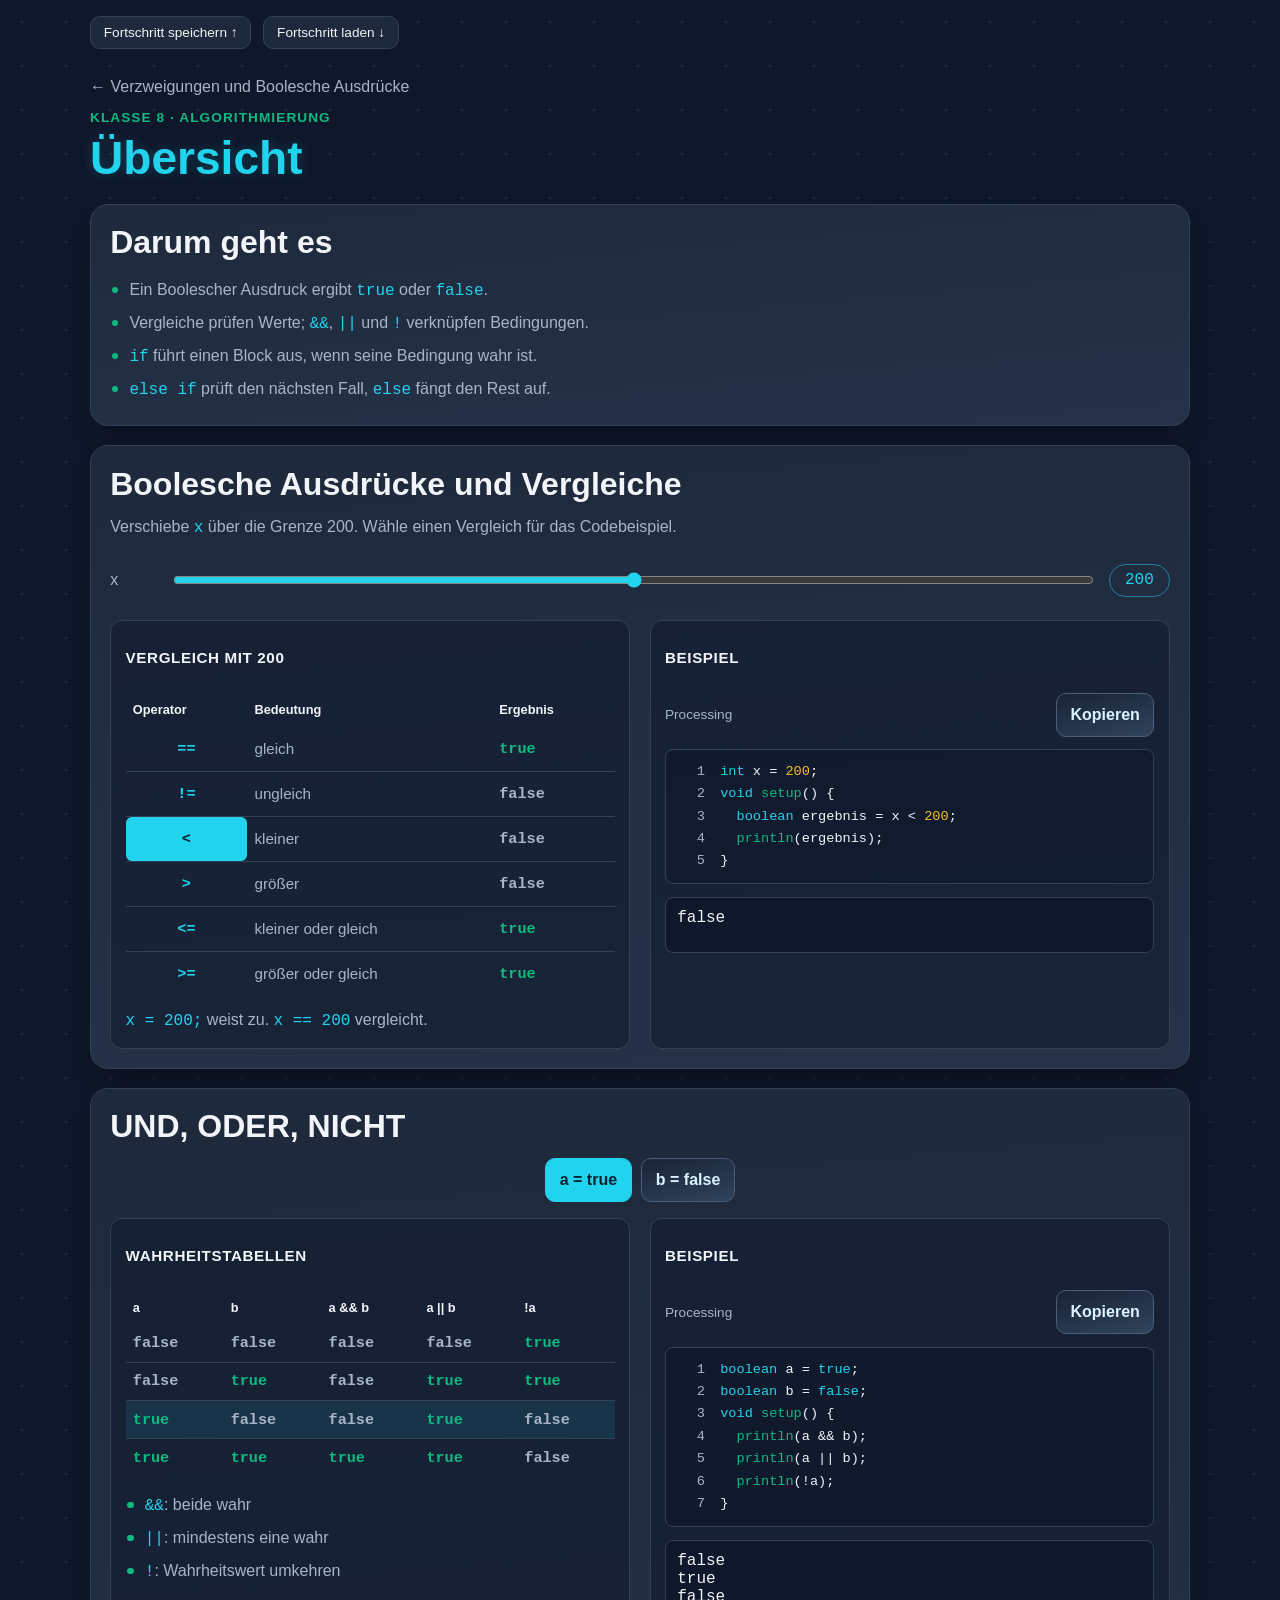
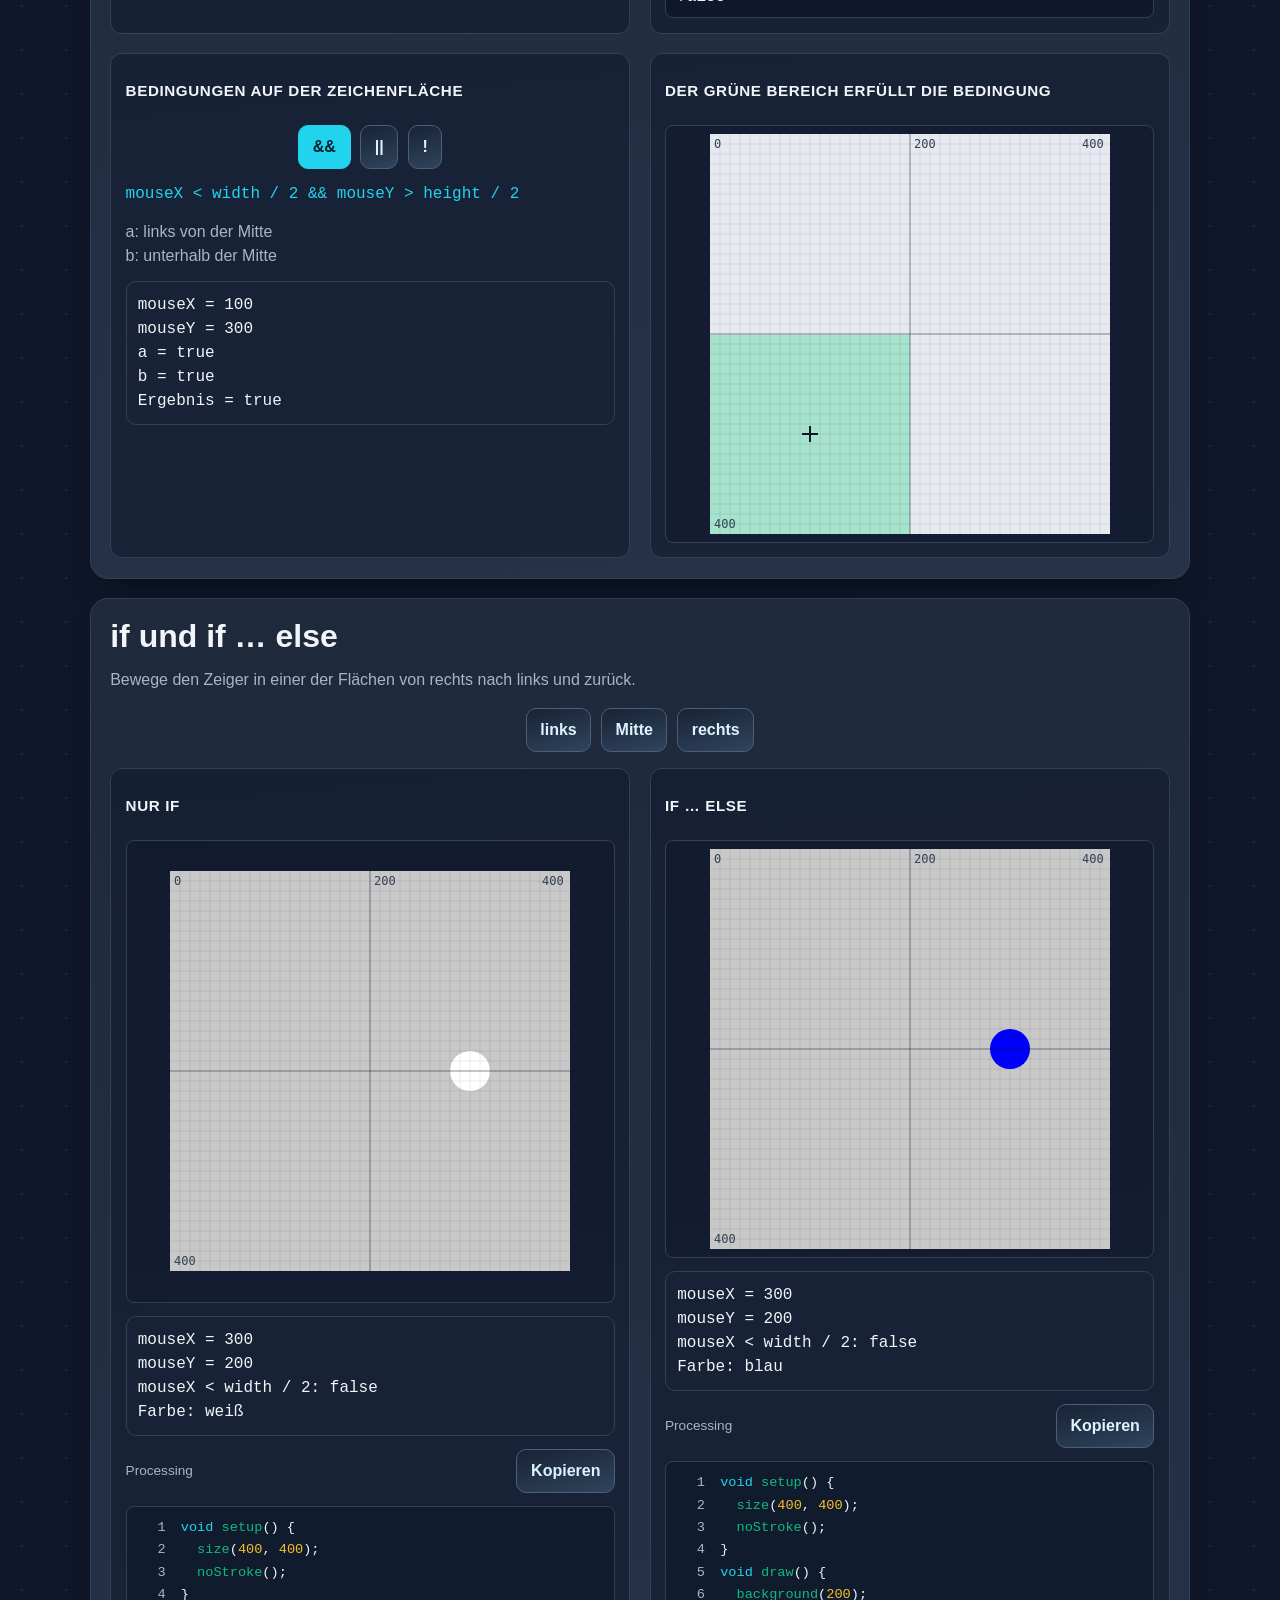
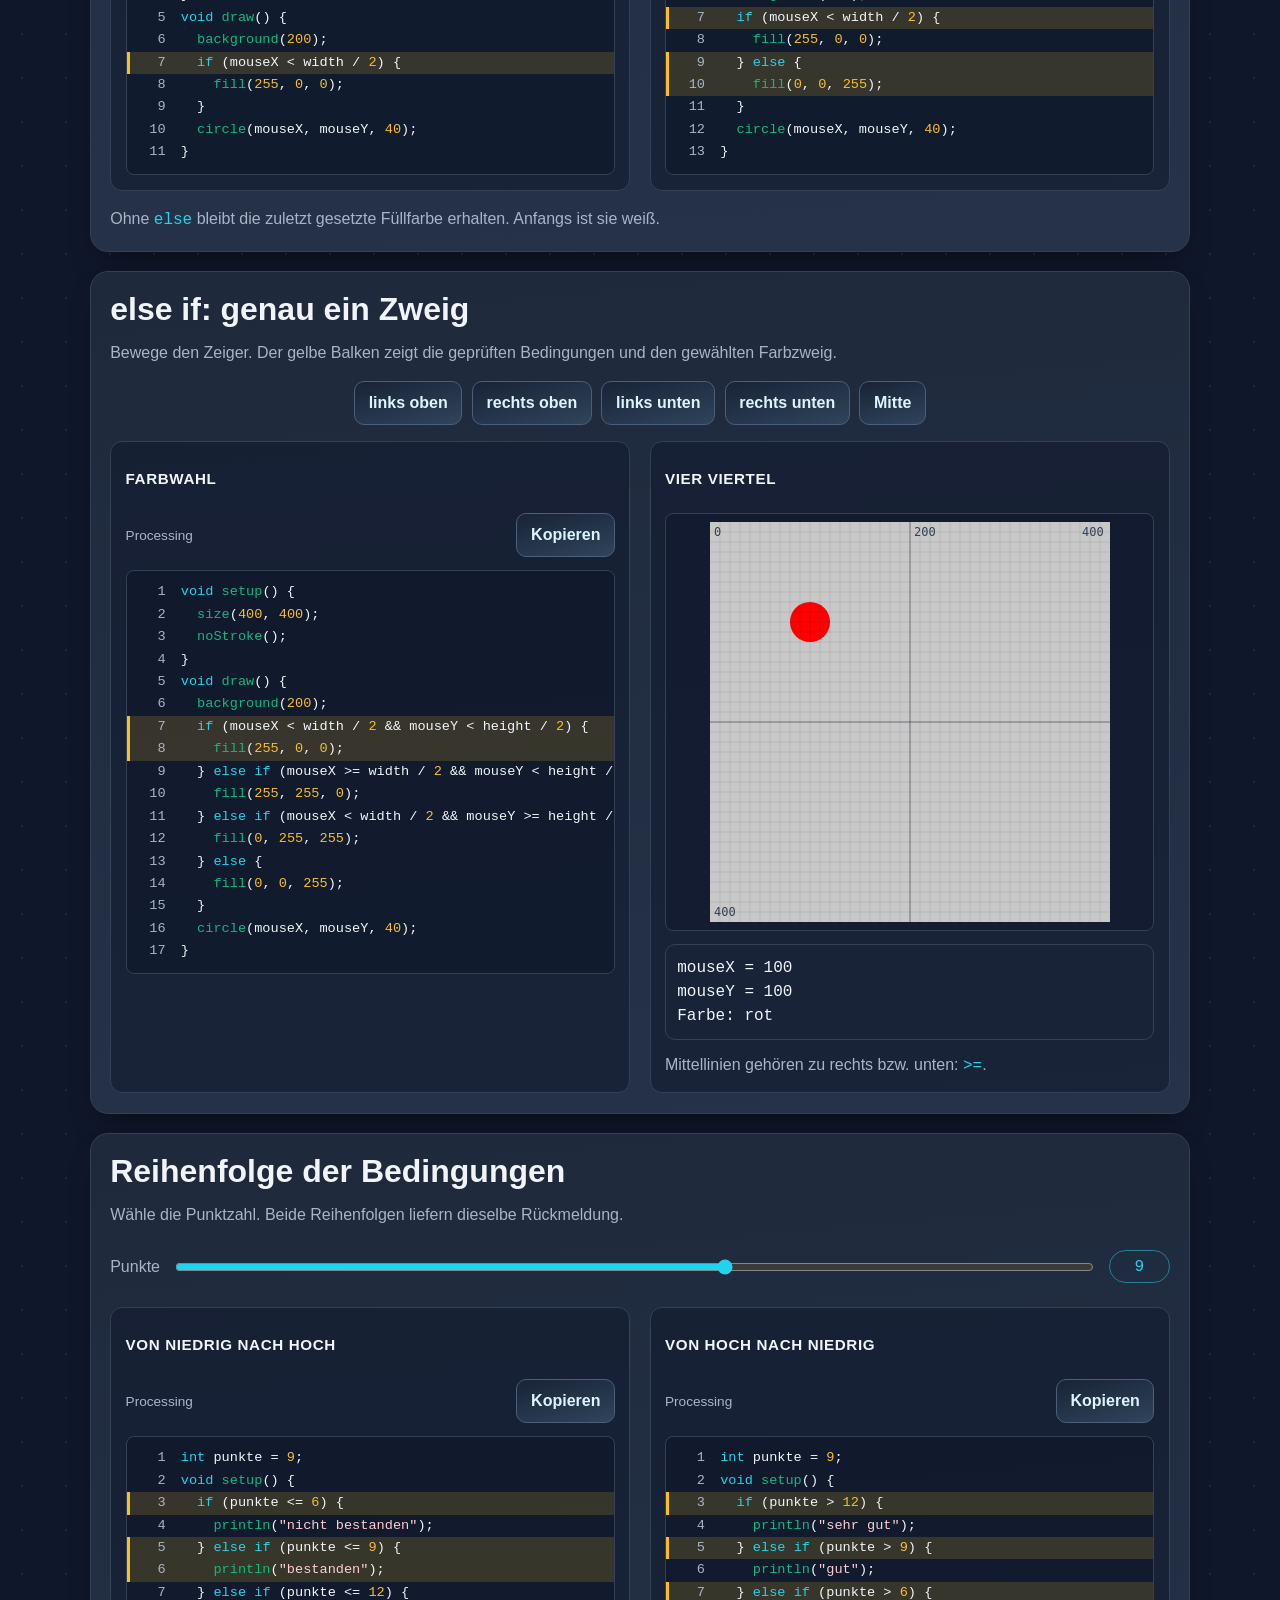
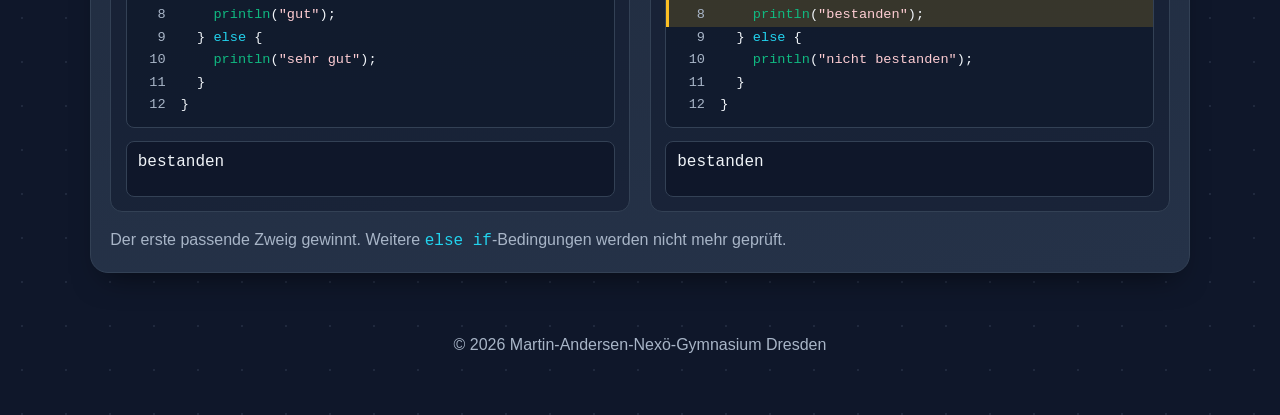
<file: Algorithmierung/Verzweigung/uebersicht/index.html>
<!doctype html>
<html lang="de">
<head>
  <meta charset="UTF-8">
  <meta name="viewport" content="width=device-width, initial-scale=1.0">
  <title>Verzweigungen und Boolesche Ausdrücke – Übersicht</title>
  <link rel="icon" href="favicon.svg" type="image/svg+xml">
  <link rel="stylesheet" href="style.css">
  <link rel="stylesheet" href="../../assets/css/progress.css" />
  <script defer src="../../assets/js/progress.js"></script>
  <script defer src="script.js"></script>
</head>
<body data-page-key="verzweigungen-uebersicht">
  <header class="hero">
    <div class="progress-toolbar" aria-label="Fortschritt Aktionen">
      <button class="progress-btn" id="saveProgressBtn" type="button">Fortschritt speichern ↑</button>
      <button class="progress-btn" id="loadProgressBtn" type="button">Fortschritt laden ↓</button>
      <input id="loadProgressFile" type="file" accept="application/json,.json" hidden />
      <span class="progress-message" id="progressMessage" role="status" aria-live="polite"></span>
    </div>

    <div class="hero-inner">
      <a class="back-link" href="../../uebersicht/verzweigungen/index.html">&larr; Verzweigungen und Boolesche Ausdrücke</a>
      <p class="eyebrow">Klasse 8 · Algorithmierung</p>
      <h1>Übersicht</h1>
    </div>
  </header>
  <main class="container">
    <section class="card" aria-labelledby="kern-title">
      <h2 id="kern-title">Darum geht es</h2>
      <ul class="merkliste">
        <li>Ein Boolescher Ausdruck ergibt <code>true</code> oder <code>false</code>.</li>
        <li>Vergleiche prüfen Werte; <code>&amp;&amp;</code>, <code>||</code> und <code>!</code> verknüpfen Bedingungen.</li>
        <li><code>if</code> führt einen Block aus, wenn seine Bedingung wahr ist.</li>
        <li><code>else if</code> prüft den nächsten Fall, <code>else</code> fängt den Rest auf.</li>
      </ul>
    </section>

    <section class="card" id="vergleiche" aria-labelledby="vergleich-title">
      <h2 id="vergleich-title">Boolesche Ausdrücke und Vergleiche</h2>
      <p class="section-text">Verschiebe <code>x</code> über die Grenze 200. Wähle einen Vergleich für das Codebeispiel.</p>
      <div class="regler"><label for="vergleich-x">x</label><input id="vergleich-x" type="range" min="0" max="400" step="1" value="200"><output id="vergleich-wert" for="vergleich-x" class="status-pill">200</output></div>
      <div class="split">
        <div class="subpanel">
          <h3>Vergleich mit 200</h3>
          <table class="tabelle"><thead><tr><th scope="col">Operator</th><th scope="col">Bedeutung</th><th scope="col">Ergebnis</th></tr></thead><tbody id="vergleich-tabelle"></tbody></table>
          <p class="merksatz"><code>x = 200;</code> weist zu. <code>x == 200</code> vergleicht.</p>
        </div>
        <div class="subpanel" data-example="vergleich"><h3>Beispiel</h3></div>
      </div>
    </section>

    <section class="card" id="logik" aria-labelledby="logik-title">
      <h2 id="logik-title">UND, ODER, NICHT</h2>
      <div class="action-row" role="group" aria-label="Wahrheitswerte umschalten">
        <button type="button" class="btn ghost" id="logik-a" aria-pressed="true">a = true</button>
        <button type="button" class="btn ghost" id="logik-b" aria-pressed="false">b = false</button>
      </div>
      <div class="split">
        <div class="subpanel">
          <h3>Wahrheitstabellen</h3>
          <table class="tabelle logic-table"><thead><tr><th scope="col">a</th><th scope="col">b</th><th scope="col">a &amp;&amp; b</th><th scope="col">a || b</th><th scope="col">!a</th></tr></thead><tbody id="logik-tabelle"></tbody></table>
          <ul class="merkliste"><li><code>&amp;&amp;</code>: beide wahr</li><li><code>||</code>: mindestens eine wahr</li><li><code>!</code>: Wahrheitswert umkehren</li></ul>
        </div>
        <div class="subpanel" data-example="logik"><h3>Beispiel</h3></div>
      </div>
      <div class="split inset">
        <div class="subpanel">
          <h3>Bedingungen auf der Zeichenfläche</h3>
          <div class="action-row" role="group" aria-label="Logischen Operator wählen">
            <button type="button" class="btn ghost" data-logik="&&" aria-pressed="true">&amp;&amp;</button>
            <button type="button" class="btn ghost" data-logik="||" aria-pressed="false">||</button>
            <button type="button" class="btn ghost" data-logik="!" aria-pressed="false">!</button>
          </div>
          <p class="expression" id="bereich-ausdruck"></p>
          <p class="merksatz">a: links von der Mitte<br>b: unterhalb der Mitte</p>
          <output class="readout" id="bereich-wert" aria-live="polite"></output>
        </div>
        <div class="subpanel"><h3>Der grüne Bereich erfüllt die Bedingung</h3><div class="canvas-board"><div class="canvas-stack" data-pointer="bereich" tabindex="0" role="group" aria-label="Logische Bedingungen: Zeiger bewegen oder Pfeiltasten benutzen"><canvas width="400" height="400" class="drawing-layer" id="bereich-canvas"></canvas><canvas width="400" height="400" class="grid-layer" aria-hidden="true"></canvas></div></div></div>
      </div>
    </section>

    <section class="card" id="wenn" aria-labelledby="wenn-title">
      <h2 id="wenn-title">if und if … else</h2>
      <p class="section-text">Bewege den Zeiger in einer der Flächen von rechts nach links und zurück.</p>
      <div class="action-row position-buttons" data-position="wenn"></div>
      <div class="split">
        <div class="subpanel" data-example="nurif"><h3>nur if</h3><div class="canvas-board"><div class="canvas-stack" data-pointer="wenn" tabindex="0" role="group" aria-label="Nur if: Zeiger bewegen oder Pfeiltasten benutzen"><canvas width="400" height="400" class="drawing-layer" id="nurif-canvas"></canvas><canvas width="400" height="400" class="grid-layer" aria-hidden="true"></canvas></div></div><output class="readout" id="nurif-wert" aria-live="polite"></output></div>
        <div class="subpanel" data-example="ifelse"><h3>if … else</h3><div class="canvas-board"><div class="canvas-stack" data-pointer="wenn" tabindex="0" role="group" aria-label="If else: Zeiger bewegen oder Pfeiltasten benutzen"><canvas width="400" height="400" class="drawing-layer" id="ifelse-canvas"></canvas><canvas width="400" height="400" class="grid-layer" aria-hidden="true"></canvas></div></div><output class="readout" id="ifelse-wert" aria-live="polite"></output></div>
      </div>
      <p class="merksatz">Ohne <code>else</code> bleibt die zuletzt gesetzte Füllfarbe erhalten. Anfangs ist sie weiß.</p>
    </section>

    <section class="card" id="kette" aria-labelledby="kette-title">
      <h2 id="kette-title">else if: genau ein Zweig</h2>
      <p class="section-text">Bewege den Zeiger. Der gelbe Balken zeigt die geprüften Bedingungen und den gewählten Farbzweig.</p>
      <div class="action-row position-buttons" data-position="kette"></div>
      <div class="split">
        <div class="subpanel" data-example="viertel"><h3>Farbwahl</h3></div>
        <div class="subpanel"><h3>Vier Viertel</h3><div class="canvas-board"><div class="canvas-stack" data-pointer="kette" tabindex="0" role="group" aria-label="Farbwechsel: Zeiger bewegen oder Pfeiltasten benutzen"><canvas width="400" height="400" class="drawing-layer" id="viertel-canvas"></canvas><canvas width="400" height="400" class="grid-layer" aria-hidden="true"></canvas></div></div><output class="readout" id="viertel-wert" aria-live="polite"></output><p class="merksatz">Mittellinien gehören zu rechts bzw. unten: <code>&gt;=</code>.</p></div>
      </div>
    </section>

    <section class="card" id="noten" aria-labelledby="noten-title">
      <h2 id="noten-title">Reihenfolge der Bedingungen</h2>
      <p class="section-text">Wähle die Punktzahl. Beide Reihenfolgen liefern dieselbe Rückmeldung.</p>
      <div class="regler"><label for="punkte">Punkte</label><input id="punkte" type="range" min="0" max="15" step="1" value="9"><output id="punkte-wert" for="punkte" class="status-pill">9</output></div>
      <div class="split"><div class="subpanel" data-example="aufsteigend"><h3>Von niedrig nach hoch</h3></div><div class="subpanel" data-example="absteigend"><h3>Von hoch nach niedrig</h3></div></div>
      <p class="merksatz">Der erste passende Zweig gewinnt. Weitere <code>else if</code>-Bedingungen werden nicht mehr geprüft.</p>
    </section>
    <noscript><p class="merksatz">Aktiviere JavaScript, um die Beispiele und Zeichenflächen zu sehen.</p></noscript>
  </main>
  <footer class="footer"><p>&copy; 2026 Martin-Andersen-Nexö-Gymnasium Dresden</p></footer>
  <p class="sr-only" id="kopier-status" role="status"></p>
</body>
</html>
</file>
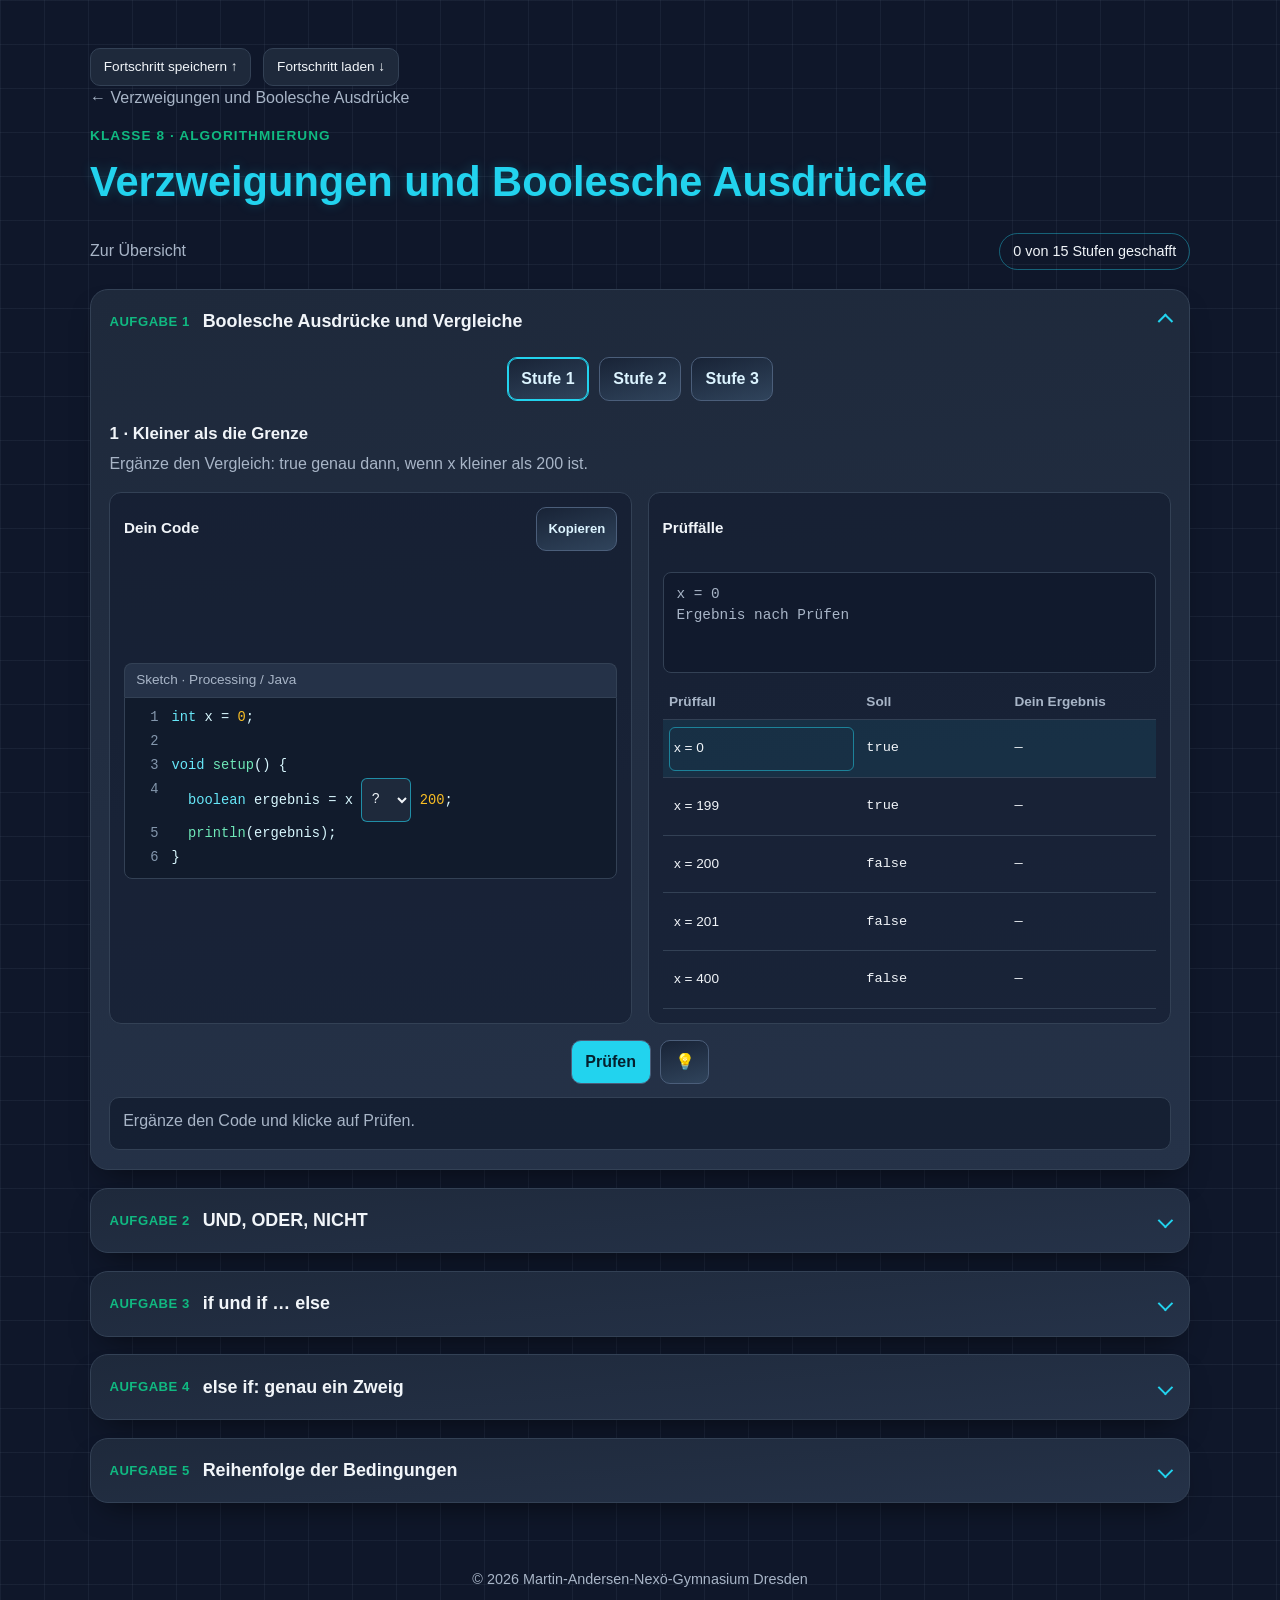
<file: Algorithmierung/Verzweigung/uebung/index.html>
<!doctype html>
<html lang="de">
<head>
  <meta charset="UTF-8">
  <meta name="viewport" content="width=device-width, initial-scale=1.0">
  <title>Verzweigungen und Boolesche Ausdrücke – Übungen</title>
  <link rel="icon" href="favicon.svg" type="image/svg+xml">
  <link rel="stylesheet" href="style.css">
  <link rel="stylesheet" href="../../assets/css/progress.css" />
  <script defer src="../../assets/js/progress.js"></script>
  <script defer src="script.js"></script>
</head>
<body data-page-key="verzweigungen-uebung">
  <header class="hero">
    <div class="progress-toolbar" aria-label="Fortschritt Aktionen">
      <button class="progress-btn" id="saveProgressBtn" type="button">Fortschritt speichern ↑</button>
      <button class="progress-btn" id="loadProgressBtn" type="button">Fortschritt laden ↓</button>
      <input id="loadProgressFile" type="file" accept="application/json,.json" hidden />
      <span class="progress-message" id="progressMessage" role="status" aria-live="polite"></span>
    </div>
<div class="container">
    <a class="back-link" href="../../uebersicht/verzweigungen/index.html">&larr; Verzweigungen und Boolesche Ausdrücke</a>
    <p class="eyebrow">Klasse 8 · Algorithmierung</p>
    <h1>Verzweigungen und Boolesche Ausdrücke</h1>
  </div></header>
  <main class="container">
    <div class="page-tools">
      <a class="reference-link" href="../uebersicht/index.html">Zur Übersicht</a>
      <p id="progress" class="status-pill" aria-live="polite">0 Stufen geschafft</p>
    </div>
    <div id="tasks"></div>
    <noscript><p>Aktiviere JavaScript, um die Übungen zu bearbeiten.</p></noscript>
  </main>
  <footer class="footer"><p>&copy; 2026 Martin-Andersen-Nexö-Gymnasium Dresden</p></footer>
  <dialog id="hint-dialog" aria-labelledby="hint-title">
    <h2 id="hint-title">Hinweis</h2>
    <p id="hint-text"></p>
    <form method="dialog"><button class="btn ghost" type="submit">Schließen</button></form>
  </dialog>
</body>
</html>
</file>
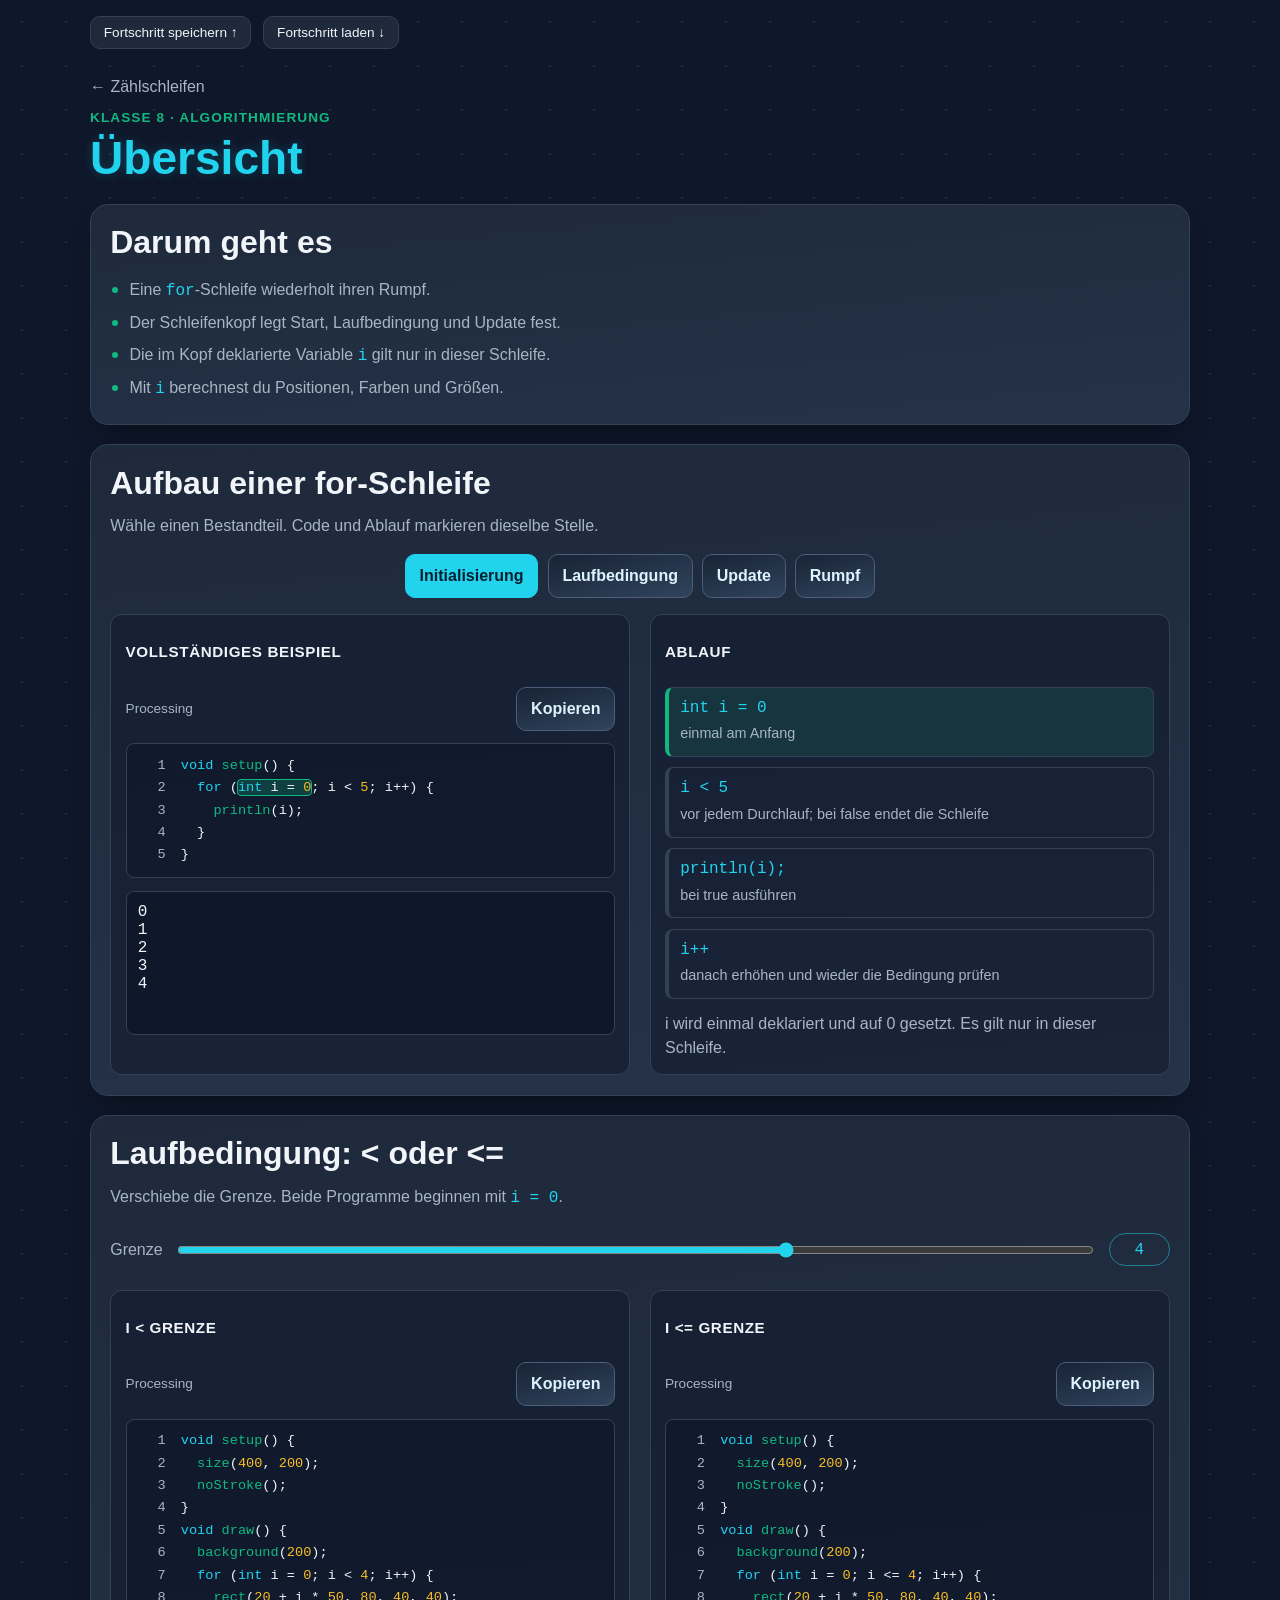
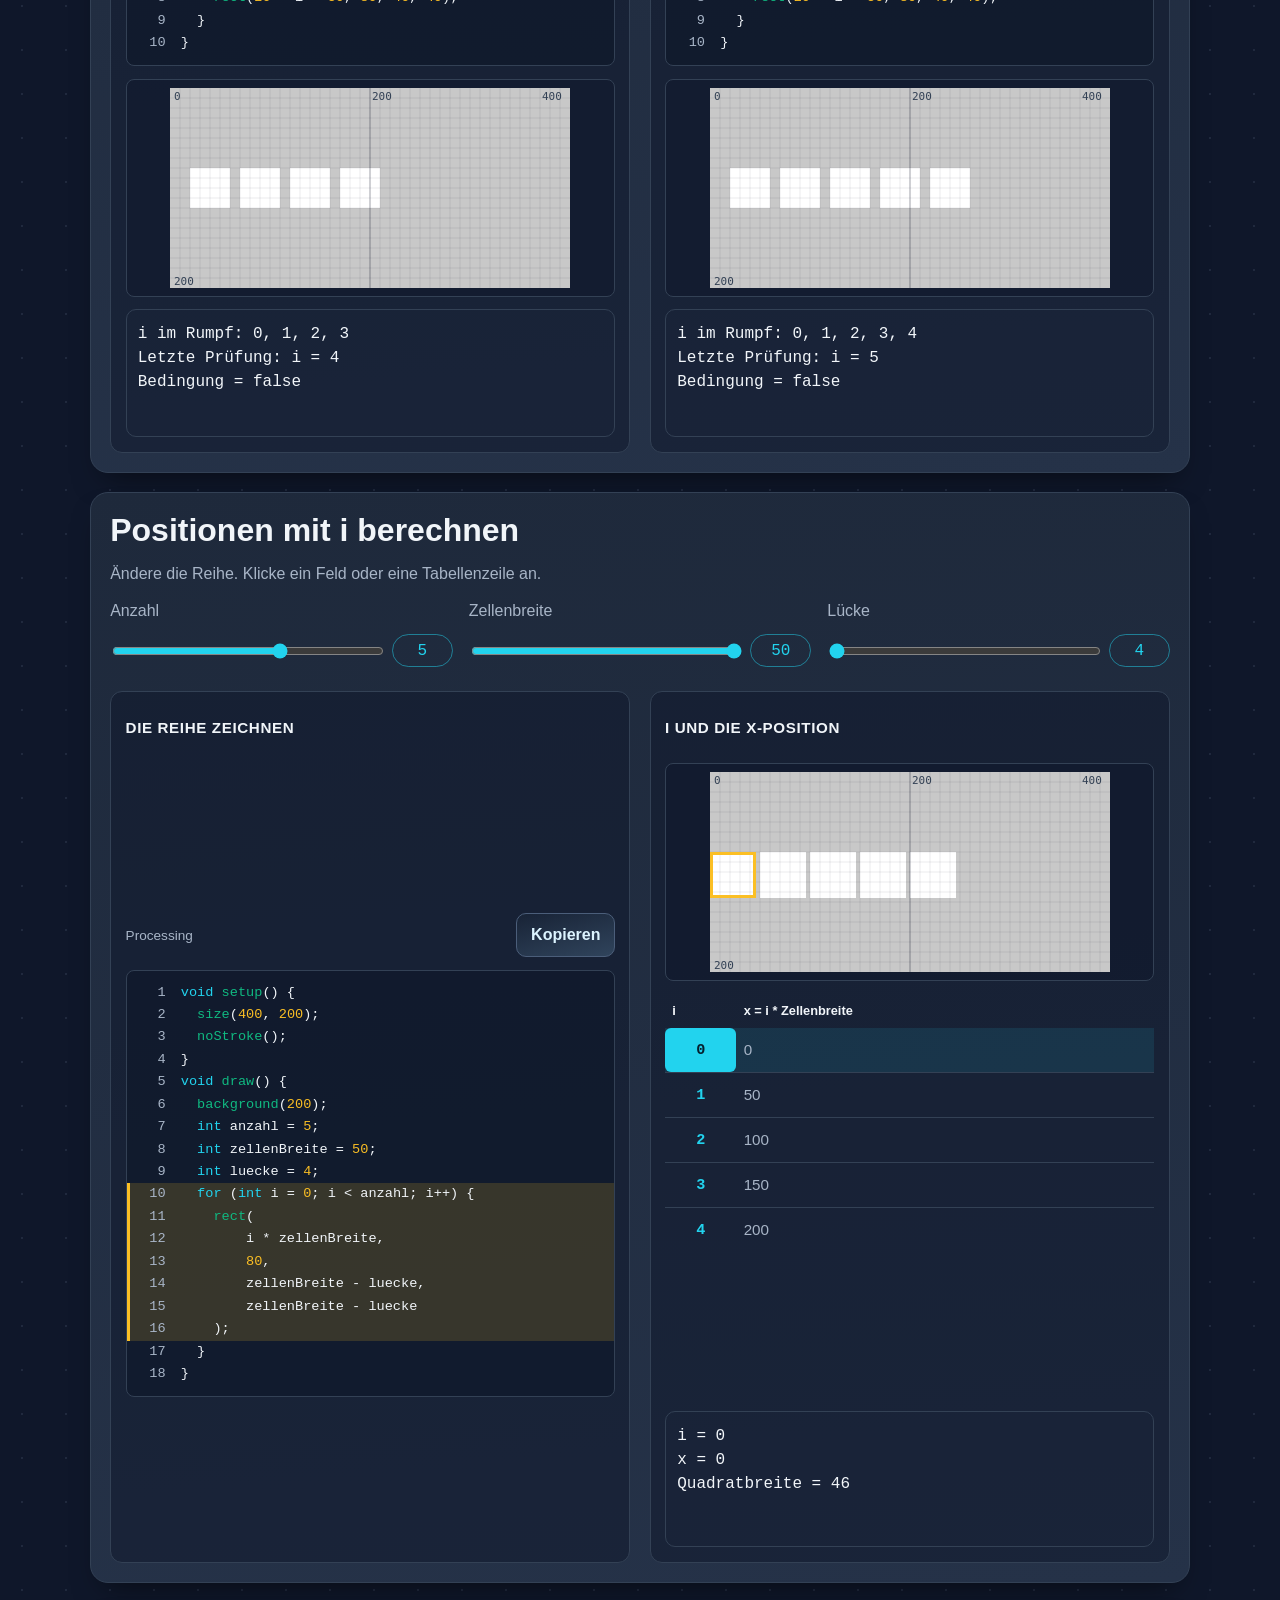
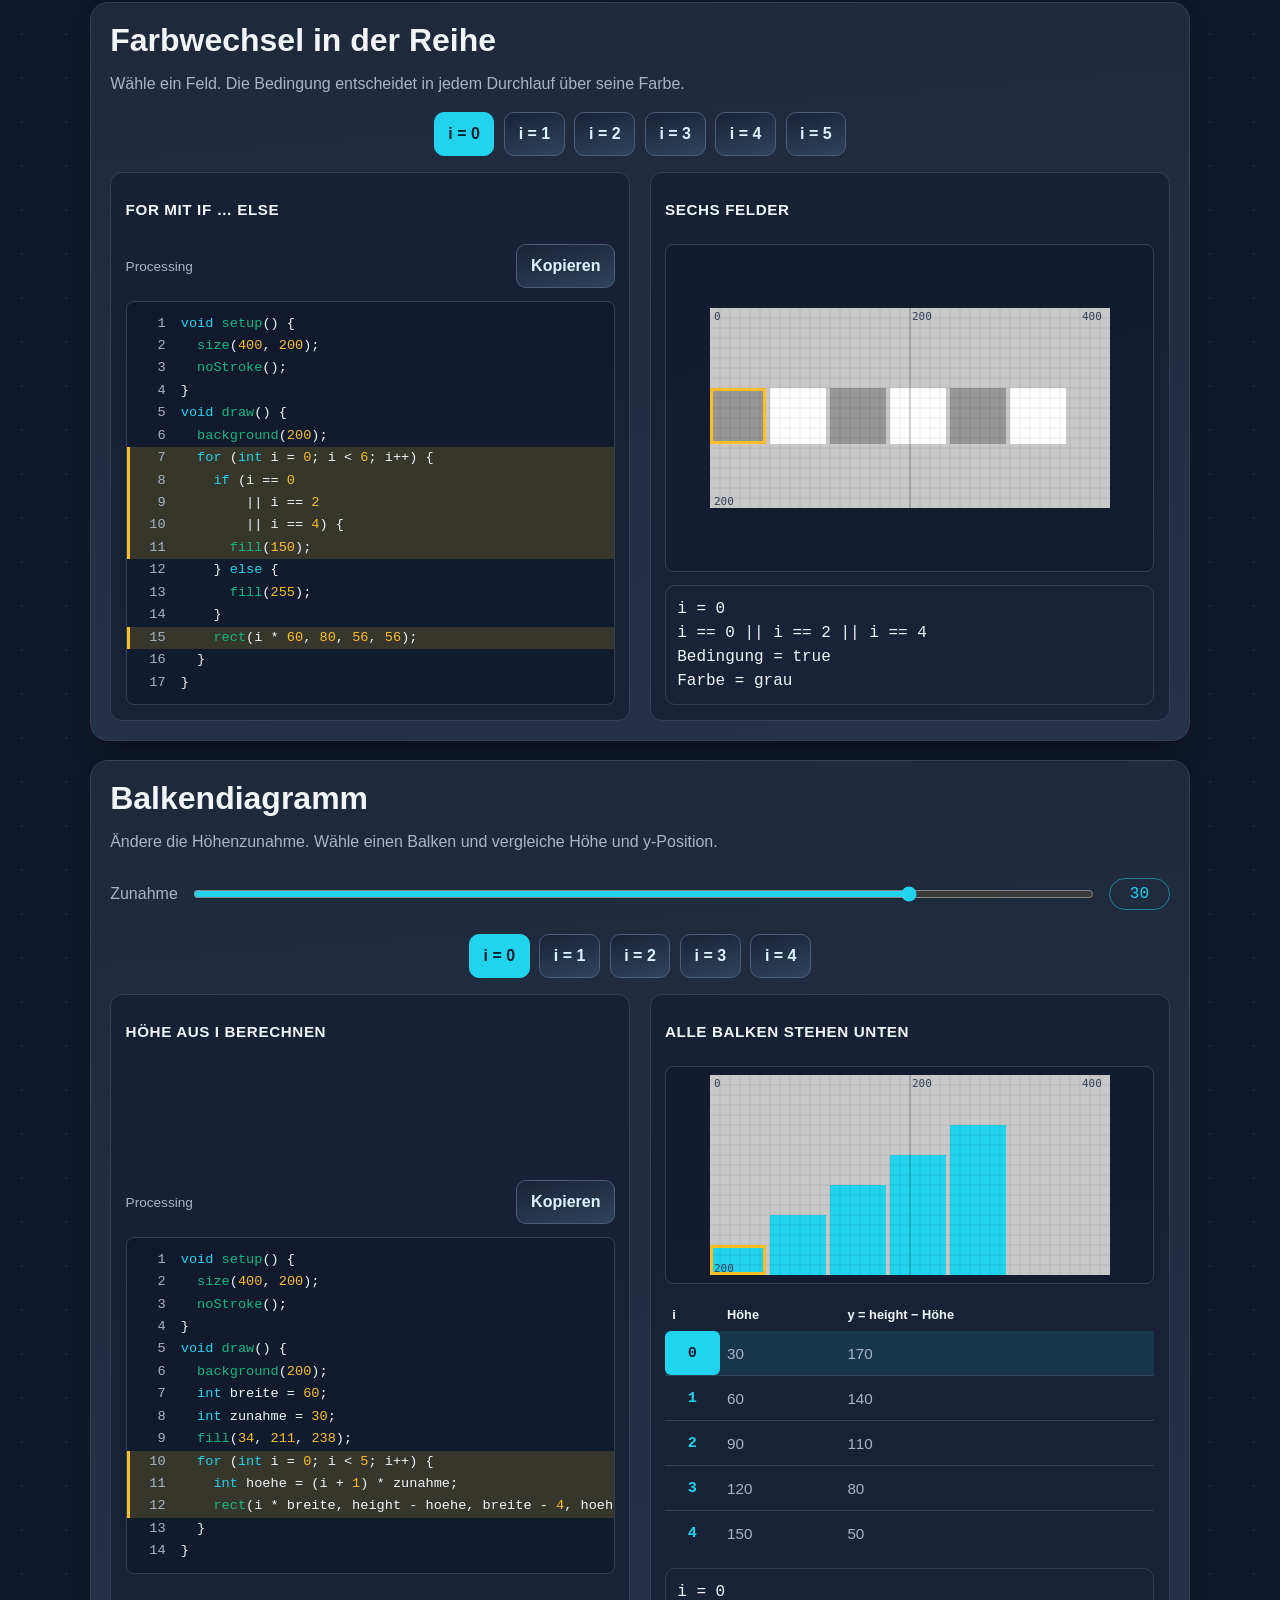
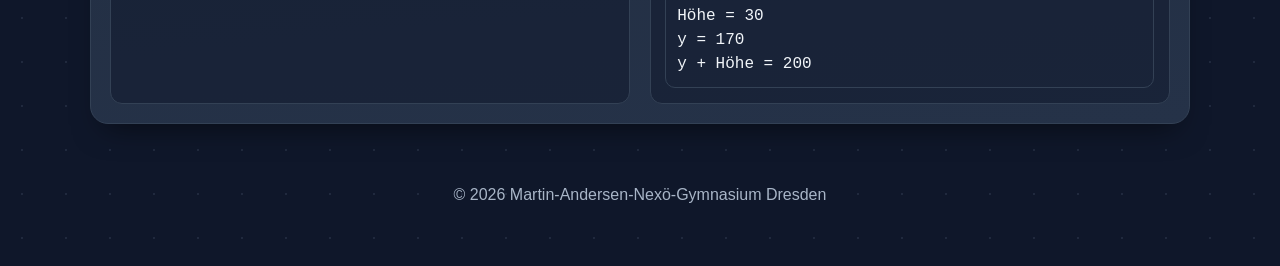
<file: Algorithmierung/Zählschleifen/uebersicht/index.html>
<!doctype html>
<html lang="de">
<head>
  <meta charset="UTF-8">
  <meta name="viewport" content="width=device-width, initial-scale=1.0">
  <title>Zählschleifen – Übersicht</title>
  <link rel="icon" href="favicon.svg" type="image/svg+xml">
  <link rel="stylesheet" href="style.css">
  <link rel="stylesheet" href="../../assets/css/progress.css" />
  <script defer src="../../assets/js/progress.js"></script>
  <script defer src="script.js"></script>
</head>
<body data-page-key="zaehlschleifen-uebersicht">
  <header class="hero">
    <div class="progress-toolbar" aria-label="Fortschritt Aktionen">
      <button class="progress-btn" id="saveProgressBtn" type="button">Fortschritt speichern ↑</button>
      <button class="progress-btn" id="loadProgressBtn" type="button">Fortschritt laden ↓</button>
      <input id="loadProgressFile" type="file" accept="application/json,.json" hidden />
      <span class="progress-message" id="progressMessage" role="status" aria-live="polite"></span>
    </div>
<div class="hero-inner">
    <a class="back-link" href="../../uebersicht/zaehlschleifen/index.html">&larr; Zählschleifen</a>
    <p class="eyebrow">Klasse 8 · Algorithmierung</p>
    <h1>Übersicht</h1>
  </div></header>
  <main class="container">
    <section class="card" aria-labelledby="kern-title">
      <h2 id="kern-title">Darum geht es</h2>
      <ul class="merkliste">
        <li>Eine <code>for</code>-Schleife wiederholt ihren Rumpf.</li>
        <li>Der Schleifenkopf legt Start, Laufbedingung und Update fest.</li>
        <li>Die im Kopf deklarierte Variable <code>i</code> gilt nur in dieser Schleife.</li>
        <li>Mit <code>i</code> berechnest du Positionen, Farben und Größen.</li>
      </ul>
    </section>

    <section class="card" id="aufbau" aria-labelledby="aufbau-title">
      <h2 id="aufbau-title">Aufbau einer for-Schleife</h2>
      <p class="section-text">Wähle einen Bestandteil. Code und Ablauf markieren dieselbe Stelle.</p>
      <div class="action-row" role="group" aria-label="Bestandteil wählen">
        <button type="button" class="btn ghost" data-part="start" aria-pressed="true">Initialisierung</button>
        <button type="button" class="btn ghost" data-part="test" aria-pressed="false">Laufbedingung</button>
        <button type="button" class="btn ghost" data-part="update" aria-pressed="false">Update</button>
        <button type="button" class="btn ghost" data-part="body" aria-pressed="false">Rumpf</button>
      </div>
      <div class="split">
        <div class="subpanel" data-example="aufbau"><h3>Vollständiges Beispiel</h3></div>
        <div class="subpanel">
          <h3>Ablauf</h3>
          <ol class="loop-flow">
            <li data-flow="start"><code>int i = 0</code><span>einmal am Anfang</span></li>
            <li data-flow="test"><code>i &lt; 5</code><span>vor jedem Durchlauf; bei false endet die Schleife</span></li>
            <li data-flow="body"><code>println(i);</code><span>bei true ausführen</span></li>
            <li data-flow="update"><code>i++</code><span>danach erhöhen und wieder die Bedingung prüfen</span></li>
          </ol>
          <p class="merksatz" id="aufbau-hinweis" aria-live="polite"></p>
        </div>
      </div>
    </section>

    <section class="card" id="grenze" aria-labelledby="grenze-title">
      <h2 id="grenze-title">Laufbedingung: &lt; oder &lt;=</h2>
      <p class="section-text">Verschiebe die Grenze. Beide Programme beginnen mit <code>i = 0</code>.</p>
      <div class="regler"><label for="grenzwert">Grenze</label><input type="range" id="grenzwert" min="0" max="6" step="1" value="4"><output for="grenzwert" id="grenzwert-wert" class="status-pill">4</output></div>
      <div class="split">
        <div class="subpanel" data-example="kleiner"><h3>i &lt; Grenze</h3><div class="canvas-board"><div class="canvas-stack"><canvas class="drawing-layer" id="kleiner-canvas" width="400" height="200"></canvas><canvas class="grid-layer" width="400" height="200" aria-hidden="true"></canvas></div></div><output id="kleiner-wert" class="readout" aria-live="polite"></output></div>
        <div class="subpanel" data-example="gleich"><h3>i &lt;= Grenze</h3><div class="canvas-board"><div class="canvas-stack"><canvas class="drawing-layer" id="gleich-canvas" width="400" height="200"></canvas><canvas class="grid-layer" width="400" height="200" aria-hidden="true"></canvas></div></div><output id="gleich-wert" class="readout" aria-live="polite"></output></div>
      </div>
    </section>

    <section class="card" id="position" aria-labelledby="position-title">
      <h2 id="position-title">Positionen mit i berechnen</h2>
      <p class="section-text">Ändere die Reihe. Klicke ein Feld oder eine Tabellenzeile an.</p>
      <div class="controls-grid">
        <div class="regler"><label for="anzahl">Anzahl</label><input type="range" id="anzahl" min="0" max="8" step="1" value="5"><output for="anzahl" id="anzahl-wert" class="status-pill">5</output></div>
        <div class="regler"><label for="breite">Zellenbreite</label><input type="range" id="breite" min="20" max="50" step="1" value="50"><output for="breite" id="breite-wert" class="status-pill">50</output></div>
        <div class="regler"><label for="luecke">Lücke</label><input type="range" id="luecke" min="4" max="12" step="1" value="4"><output for="luecke" id="luecke-wert" class="status-pill">4</output></div>
      </div>
      <div class="split">
        <div class="subpanel" data-example="position"><h3>Die Reihe zeichnen</h3></div>
        <div class="subpanel"><h3>i und die x-Position</h3><div class="canvas-board"><div class="canvas-stack" data-canvas-select="position"><canvas class="drawing-layer" id="position-canvas" width="400" height="200"></canvas><canvas class="grid-layer" width="400" height="200" aria-hidden="true"></canvas></div></div><div class="table-space"><table class="tabelle"><thead><tr><th scope="col">i</th><th scope="col">x = i * Zellenbreite</th></tr></thead><tbody id="position-tabelle"></tbody></table></div><output id="position-wert" class="readout" aria-live="polite"></output></div>
      </div>
    </section>

    <section class="card" id="farbe" aria-labelledby="farbe-title">
      <h2 id="farbe-title">Farbwechsel in der Reihe</h2>
      <p class="section-text">Wähle ein Feld. Die Bedingung entscheidet in jedem Durchlauf über seine Farbe.</p>
      <div class="action-row iteration-buttons" data-select="farbe" role="group" aria-label="Feld betrachten"></div>
      <div class="split">
        <div class="subpanel" data-example="farbe"><h3>for mit if … else</h3></div>
        <div class="subpanel"><h3>Sechs Felder</h3><div class="canvas-board"><div class="canvas-stack" data-canvas-select="farbe"><canvas class="drawing-layer" id="farbe-canvas" width="400" height="200"></canvas><canvas class="grid-layer" width="400" height="200" aria-hidden="true"></canvas></div></div><output id="farbe-wert" class="readout" aria-live="polite"></output></div>
      </div>
    </section>

    <section class="card" id="balken" aria-labelledby="balken-title">
      <h2 id="balken-title">Balkendiagramm</h2>
      <p class="section-text">Ändere die Höhenzunahme. Wähle einen Balken und vergleiche Höhe und y-Position.</p>
      <div class="regler"><label for="schritt">Zunahme</label><input type="range" id="schritt" min="10" max="35" step="1" value="30"><output for="schritt" id="schritt-wert" class="status-pill">30</output></div>
      <div class="action-row iteration-buttons" data-select="balken" role="group" aria-label="Balken betrachten"></div>
      <div class="split">
        <div class="subpanel" data-example="balken"><h3>Höhe aus i berechnen</h3></div>
        <div class="subpanel"><h3>Alle Balken stehen unten</h3><div class="canvas-board"><div class="canvas-stack" data-canvas-select="balken"><canvas class="drawing-layer" id="balken-canvas" width="400" height="200"></canvas><canvas class="grid-layer" width="400" height="200" aria-hidden="true"></canvas></div></div><table class="tabelle"><thead><tr><th scope="col">i</th><th scope="col">Höhe</th><th scope="col">y = height − Höhe</th></tr></thead><tbody id="balken-tabelle"></tbody></table><output id="balken-wert" class="readout" aria-live="polite"></output></div>
      </div>
    </section>
    <noscript><p class="merksatz">Aktiviere JavaScript, um die Beispiele und Zeichenflächen zu sehen.</p></noscript>
  </main>
  <footer class="footer"><p>&copy; 2026 Martin-Andersen-Nexö-Gymnasium Dresden</p></footer>
  <p class="sr-only" id="kopier-status" role="status"></p>
</body>
</html>
</file>
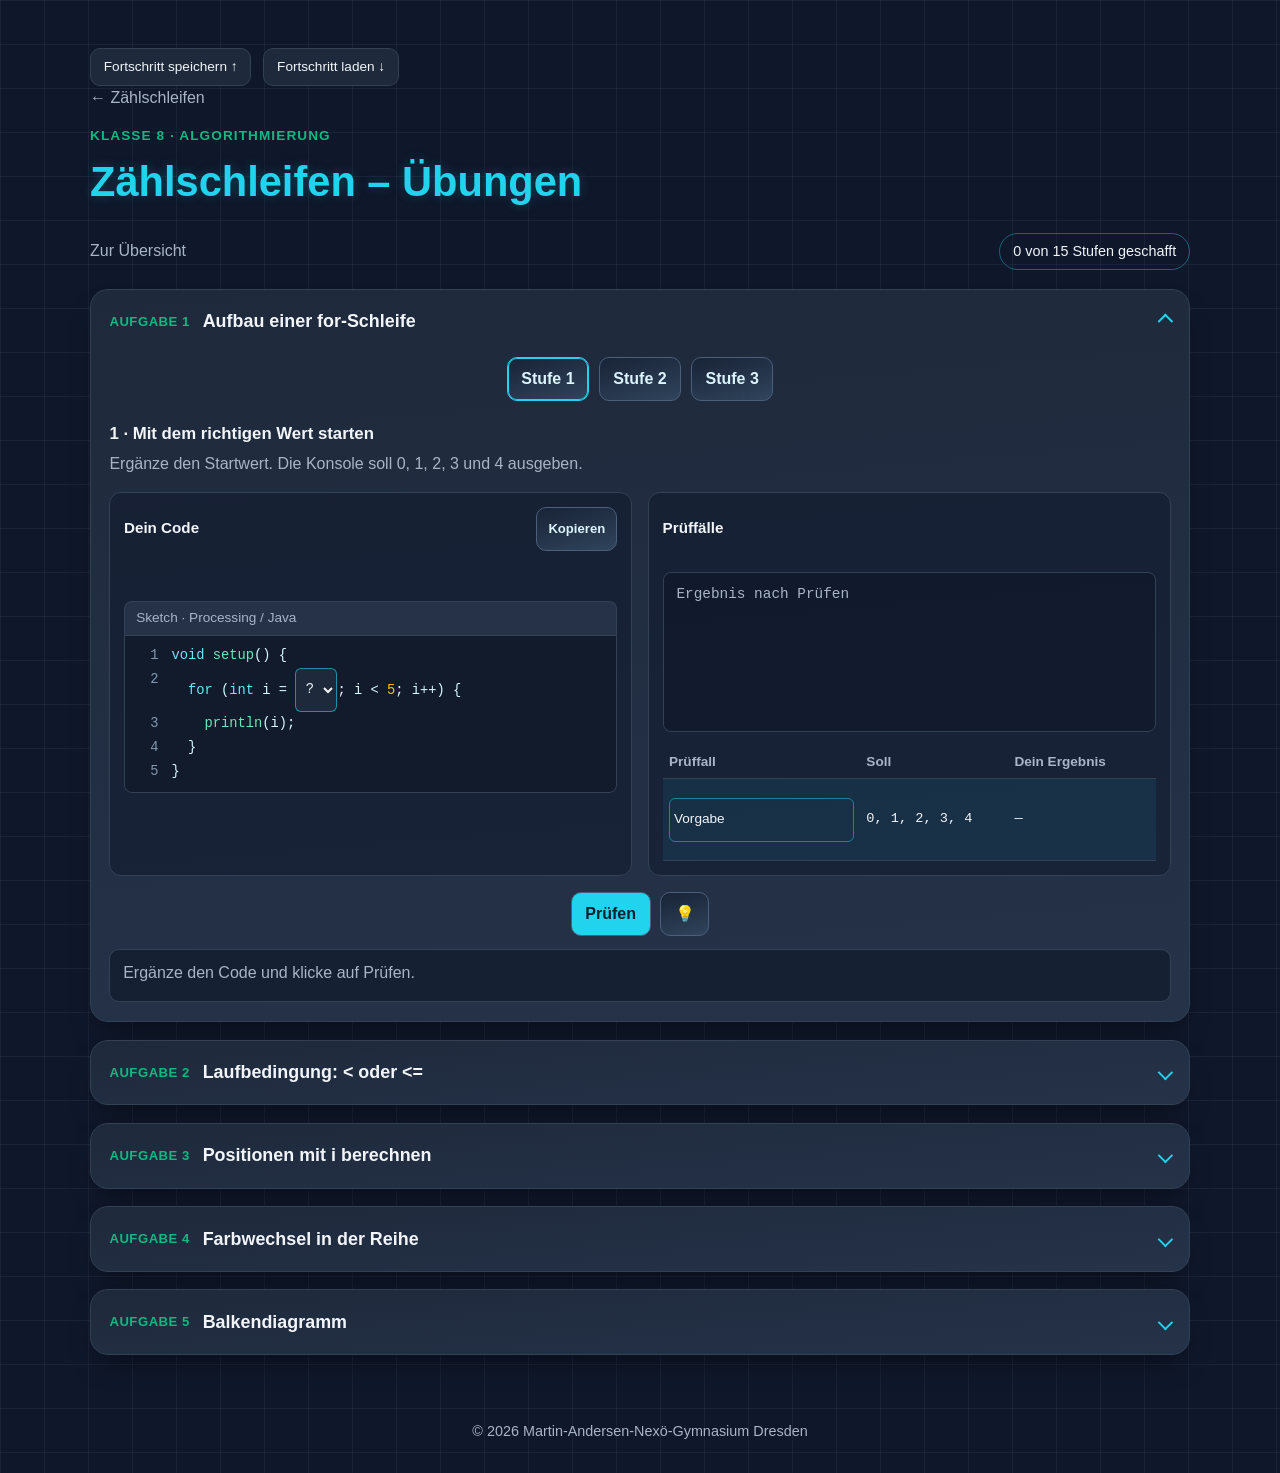
<file: Algorithmierung/Zählschleifen/uebung/index.html>
<!doctype html>
<html lang="de">
<head>
  <meta charset="UTF-8">
  <meta name="viewport" content="width=device-width, initial-scale=1.0">
  <title>Zählschleifen – Übungen</title>
  <link rel="icon" href="favicon.svg" type="image/svg+xml">
  <link rel="stylesheet" href="style.css">
  <link rel="stylesheet" href="../../assets/css/progress.css" />
  <script defer src="../../assets/js/progress.js"></script>
  <script defer src="script.js"></script>
</head>
<body data-page-key="zaehlschleifen-uebung">
  <header class="hero">
    <div class="progress-toolbar" aria-label="Fortschritt Aktionen">
      <button class="progress-btn" id="saveProgressBtn" type="button">Fortschritt speichern ↑</button>
      <button class="progress-btn" id="loadProgressBtn" type="button">Fortschritt laden ↓</button>
      <input id="loadProgressFile" type="file" accept="application/json,.json" hidden />
      <span class="progress-message" id="progressMessage" role="status" aria-live="polite"></span>
    </div>
<div class="container">
    <a class="back-link" href="../../uebersicht/zaehlschleifen/index.html">&larr; Zählschleifen</a>
    <p class="eyebrow">Klasse 8 · Algorithmierung</p>
    <h1>Zählschleifen – Übungen</h1>
  </div></header>
  <main class="container">
    <div class="page-tools">
      <a class="reference-link" href="../uebersicht/index.html">Zur Übersicht</a>
      <p id="progress" class="status-pill" aria-live="polite">0 Stufen geschafft</p>
    </div>
    <div id="tasks"></div>
    <noscript><p>Aktiviere JavaScript, um die Übungen zu bearbeiten.</p></noscript>
  </main>
  <footer class="footer"><p>&copy; 2026 Martin-Andersen-Nexö-Gymnasium Dresden</p></footer>
  <dialog id="hint-dialog" aria-labelledby="hint-title">
    <h2 id="hint-title">Hinweis</h2><p id="hint-text"></p>
    <form method="dialog"><button class="btn ghost" type="submit">Schließen</button></form>
  </dialog>
</body>
</html>
</file>
<file: Algorithmierung/uebersicht/style.css>
/* Übersicht - Imperative Programmierung, Klasse 8
   Gemeinsames Stylesheet für die Landingpage und alle Kachelseiten darunter.
   Unterseiten binden es relativ ein: <link rel="stylesheet" href="../style.css">
   Basis-Tokens aus dem Haus-Stil, danach die Kachel-Bausteine. */

:root {
  color-scheme: dark;

  --primary: #22d3ee;
  --secondary: #10b981;
  --accent: #fbbf24;
  --danger: #fb7185;

  --bg: #0f172a;
  --surface: #1e293b;
  --surface-soft: #253248;
  --text: #f1f5f9;
  --muted: #a8b5c7;
  --border: #334155;

  --button-dark: #182336;
  --button-light: #30445c;
  --button-border: #4b5e7a;
  --button-text: #dcf4ff;
  --on-primary: #05202e;

  --shadow: 0 16px 30px -14px rgba(0, 0, 0, 0.55);
  --focus: 0 0 0 3px rgba(34, 211, 238, 0.3);
  --radius: 18px;
}

* { box-sizing: border-box; }

/* WICHTIG: Muss stehenbleiben, sonst gewinnen eigene display-Angaben
   gegen das eingebaute [hidden]-Verhalten des Browsers. */
[hidden] { display: none !important; }

body {
  margin: 0;
  min-height: 100vh;
  display: flex;
  flex-direction: column;
  font-family: "Segoe UI", "Trebuchet MS", Verdana, sans-serif;
  color: var(--text);
  background-color: var(--bg);
  background-image:
    radial-gradient(circle at 25% 25%, rgba(100, 116, 139, 0.45) 1px, transparent 1px),
    radial-gradient(circle at 75% 75%, rgba(100, 116, 139, 0.35) 1px, transparent 1px),
    radial-gradient(circle at 88% 16%, rgba(16, 185, 129, 0.18), transparent 22%),
    radial-gradient(circle at 8% 10%, rgba(34, 211, 238, 0.16), transparent 24%);
  background-size: 44px 44px, 44px 44px, auto, auto;
  background-position: 0 0, 22px 22px, center, center;
}

button, input, select, textarea { font: inherit; }

.hero-inner, .container, .footer {
  width: min(1100px, 100% - 2rem);
  margin: 0 auto;
}

/* --- Kopfbereich --- */
.hero-inner { padding: 1.8rem 0 0.6rem; }

.eyebrow {
  margin: 0;
  color: var(--secondary);
  font-weight: 700;
  font-size: 0.85rem;
  letter-spacing: 0.08em;
  text-transform: uppercase;
}

h1 {
  margin: 0.35rem 0 0.6rem;
  color: var(--primary);
  font-size: clamp(1.9rem, 3.6vw, 2.9rem);
  text-shadow: 0 0 12px rgba(34, 211, 238, 0.22);
}

/* --- Zurück-Link --- */
.back-link {
  display: inline-block;
  margin-bottom: 0.9rem;
  color: var(--muted);
  font-size: 0.92rem;
  text-decoration: none;
  border-bottom: 1px solid transparent;
}

.back-link:hover { color: var(--primary); border-bottom-color: rgba(34, 211, 238, 0.5); }

.back-link:focus-visible { outline: none; box-shadow: var(--focus); border-radius: 6px; }

/* --- Kachelraster ---
   Höchstens zwei Spalten, neue Kacheln füllen von links nach rechts auf.
   minmax(0, 1fr) statt 1fr: 1fr ist minmax(auto, 1fr) und würde eine Spalte
   auf die Breite ihres längsten Inhalts aufziehen. */
.container { flex: 1; padding-bottom: 2.4rem; }

.tile-grid {
  display: grid;
  grid-template-columns: repeat(2, minmax(0, 1fr));
  gap: 1.2rem;
  margin: 0;
  padding: 0;
  list-style: none;
}

/* --- Einzelne Kachel: nur ein Name, kein Erklärtext --- */
.tile {
  display: flex;
  align-items: center;
  justify-content: center;
  min-width: 0;
  min-height: 150px;
  padding: 1.6rem 1.2rem;
  text-align: center;
  text-decoration: none;
  color: var(--primary);
  font-size: clamp(1.15rem, 2.2vw, 1.5rem);
  font-weight: 800;
  letter-spacing: 0.01em;
  background: linear-gradient(175deg, var(--surface), var(--surface-soft));
  border: 1px solid var(--border);
  border-radius: var(--radius);
  box-shadow: var(--shadow);
  transition: transform 160ms ease, filter 160ms ease, border-color 160ms ease;
}

.tile:hover {
  transform: translateY(-2px);
  filter: brightness(1.08);
  border-color: rgba(34, 211, 238, 0.6);
}

.tile:focus-visible {
  outline: none;
  box-shadow: var(--focus);
  border-color: rgba(34, 211, 238, 0.6);
}

/* --- Footer --- */
.footer {
  text-align: center;
  padding-bottom: 1.8rem;
  color: #a6b7cc;
}

/* --- Mobil: eine Spalte --- */
@media (max-width: 820px) {
  .tile-grid { grid-template-columns: minmax(0, 1fr); }
}

@media (max-width: 540px) {
  .tile { min-height: 120px; }
}
</file>
<file: Algorithmierung/assets/css/progress.css>
.progress-toolbar {
  width: min(1100px, 100% - 2rem);
  margin: 0 auto;
  padding-top: 1rem;
  display: flex;
  flex-wrap: wrap;
  align-items: center;
  gap: .5rem .75rem;
}
.progress-toolbar .progress-btn {
  padding: .5rem .8rem;
  border: 1px solid var(--border, #334155);
  border-radius: 10px;
  background: var(--surface, #1e293b);
  color: var(--text, #f1f5f9);
  font: inherit;
  font-size: .85rem;
  cursor: pointer;
}
.progress-toolbar .progress-btn:hover { border-color: var(--primary, #22d3ee); }
.progress-toolbar .progress-btn:focus-visible { outline: 2px solid var(--primary, #22d3ee); outline-offset: 3px; }
.progress-message { color: var(--secondary, #10b981); font-size: .85rem; overflow-wrap: anywhere; }
.progress-message.is-error { color: var(--danger, #fb7185); }
.progress-toolbar [hidden] { display: none !important; }
</file>
<file: Algorithmierung/Variablen/style.css>
/* Variablen - Klasse 8, Algorithmierung
   Basis-Tokens aus dem Haus-Stil, danach seitenspezifische Bausteine. */

:root {
  color-scheme: dark;

  --primary: #22d3ee;
  --secondary: #10b981;
  --accent: #fbbf24;
  --danger: #fb7185;

  --bg: #0f172a;
  --surface: #1e293b;
  --surface-soft: #253248;
  --text: #f1f5f9;
  --muted: #a8b5c7;
  --border: #334155;

  --button-dark: #182336;
  --button-light: #30445c;
  --button-border: #4b5e7a;
  --button-text: #dcf4ff;
  --on-primary: #05202e;

  --shadow: 0 16px 30px -14px rgba(0, 0, 0, 0.55);
  --focus: 0 0 0 3px rgba(34, 211, 238, 0.3);
  --radius: 18px;
}

* { box-sizing: border-box; }

/* WICHTIG: Muss stehenbleiben, sonst gewinnen eigene display-Angaben
   gegen das eingebaute [hidden]-Verhalten des Browsers. */
[hidden] { display: none !important; }

body {
  margin: 0;
  min-height: 100vh;
  font-family: "Segoe UI", "Trebuchet MS", Verdana, sans-serif;
  color: var(--text);
  background-color: var(--bg);
  background-image:
    radial-gradient(circle at 25% 25%, rgba(100, 116, 139, 0.45) 1px, transparent 1px),
    radial-gradient(circle at 75% 75%, rgba(100, 116, 139, 0.35) 1px, transparent 1px),
    radial-gradient(circle at 88% 16%, rgba(16, 185, 129, 0.18), transparent 22%),
    radial-gradient(circle at 8% 10%, rgba(34, 211, 238, 0.16), transparent 24%);
  background-size: 44px 44px, 44px 44px, auto, auto;
  background-position: 0 0, 22px 22px, center, center;
}

button, input, select, textarea { font: inherit; }

.hero-inner, .container, .footer {
  width: min(1100px, 100% - 2rem);
  margin: 0 auto;
}

.hero-inner { padding: 1.8rem 0 0.6rem; }

.eyebrow {
  margin: 0;
  color: var(--secondary);
  font-weight: 700;
  font-size: 0.85rem;
  letter-spacing: 0.08em;
  text-transform: uppercase;
}

h1 {
  margin: 0.35rem 0 0.6rem;
  color: var(--primary);
  font-size: clamp(1.9rem, 3.6vw, 2.9rem);
  text-shadow: 0 0 12px rgba(34, 211, 238, 0.22);
}

h2 { margin: 0; font-size: clamp(1.4rem, 2.5vw, 2rem); color: var(--text); }
h3 { margin-top: 0; color: #d9f8ff; }

.intro, .section-text {
  color: var(--muted);
  line-height: 1.58;
  max-width: 68ch;
}

.section-text { margin: 0 0 0.9rem; }

/* --- Aufklappbare Aufgabenkarten --- */
.task {
  margin-bottom: 1.2rem;
  background: linear-gradient(175deg, var(--surface), var(--surface-soft));
  border: 1px solid var(--border);
  border-radius: var(--radius);
  box-shadow: var(--shadow);
}

.task-summary {
  display: flex;
  align-items: center;
  gap: 0.8rem;
  padding: 1rem 1.1rem;
  border-radius: var(--radius);
  cursor: pointer;
  list-style: none;
}

.task-summary::-webkit-details-marker { display: none; }

.task-summary::after {
  content: "";
  width: 0.7rem;
  height: 0.7rem;
  margin-left: auto;
  border-right: 2px solid var(--primary);
  border-bottom: 2px solid var(--primary);
  transform: rotate(45deg);
  transition: transform 180ms ease;
}

.task[open] > .task-summary::after { transform: rotate(-135deg); }

.task-summary:focus-visible {
  outline: none;
  box-shadow: var(--focus);
}

.station-label {
  padding: 0.25rem 0.6rem;
  border: 1px solid rgba(16, 185, 129, 0.5);
  border-radius: 999px;
  color: var(--secondary);
  font-size: 0.8rem;
  font-weight: 800;
  letter-spacing: 0.06em;
  text-transform: uppercase;
  white-space: nowrap;
}

.task-title {
  color: var(--text);
  font-size: clamp(1.2rem, 2.2vw, 1.6rem);
  font-weight: 800;
}

.task-body { padding: 0 1.1rem 1.2rem; }

/* --- Zwei gleich breite, gleich hohe Bereiche --- */
.split {
  display: grid;
  grid-template-columns: repeat(2, minmax(0, 1fr));
  gap: 1.2rem;
}

.subpanel {
  display: flex;
  flex-direction: column;
  min-width: 0;
  padding: 0.9rem;
  border: 1px solid rgba(168, 181, 199, 0.18);
  border-radius: 12px;
  background: rgba(15, 23, 42, 0.5);
}

/* Ueberschriftzeile: Titel links, Kopieren-Knopf rechts oben in der Ecke.
   Beide Spalten bekommen sie, damit die Panels auf gleicher Hoehe beginnen. */
.subpanel-heading {
  display: flex;
  align-items: center;
  justify-content: space-between;
  gap: 0.6rem;
  min-height: 36px;
  margin-bottom: 0.7rem;
}

.subpanel-title {
  margin: 0;
  font-size: 1rem;
  letter-spacing: 0.04em;
  text-transform: uppercase;
}

/* --- Buttons --- */
.btn {
  display: inline-flex;
  align-items: center;
  justify-content: center;
  min-height: 44px;
  padding: 0.55rem 0.9rem;
  border: 1px solid rgba(34, 211, 238, 0.6);
  border-radius: 10px;
  color: var(--on-primary);
  background: linear-gradient(165deg, var(--primary), #17afc8);
  font-weight: 800;
  cursor: pointer;
  transition: transform 150ms ease, filter 150ms ease, border-color 150ms ease;
}

.btn.ghost {
  border-color: var(--button-border);
  color: var(--button-text);
  background: linear-gradient(165deg, var(--button-dark), var(--button-light));
}

.btn:hover:not(:disabled) {
  transform: translateY(-1px);
  filter: brightness(1.08);
  border-color: rgba(34, 211, 238, 0.6);
}

.btn:focus-visible {
  outline: none;
  box-shadow: var(--focus);
}

.btn:disabled { cursor: not-allowed; opacity: 0.48; }

.hint-bulb { font-size: 1.15rem; padding: 0.55rem 0.75rem; }

.btn.small {
  min-height: 36px;
  padding: 0.3rem 0.7rem;
  font-size: 0.85rem;
}

.action-row {
  display: flex;
  flex-wrap: wrap;
  justify-content: center;
  gap: 0.6rem;
  margin-top: 1rem;
}

/* --- Rückmeldungen --- */
.feedback-box {
  margin-top: 0.75rem;
  padding: 0.65rem 0.75rem;
  border: 1px solid var(--border);
  border-radius: 10px;
  background: rgba(15, 23, 42, 0.66);
  color: var(--muted);
  line-height: 1.45;
}

.feedback-box.success { border-color: rgba(16, 185, 129, 0.75); color: #b9f8dc; }
.feedback-box.error   { border-color: rgba(251, 113, 133, 0.82); color: #fecdd3; }

/* --- Status-Pills --- */
.status-pill {
  margin: 0;
  min-width: 7rem;
  padding: 0.5rem 0.9rem;
  border: 1px solid rgba(34, 211, 238, 0.5);
  border-radius: 999px;
  color: #d7f7ff;
  background: rgba(15, 23, 42, 0.92);
  font-weight: 800;
  text-align: center;
}

.status-pill.is-warning { border-color: rgba(251, 191, 36, 0.7); color: #fff2cc; }

/* --- Aufgabe 1: Datentyp-Blitz --- */
.pill-row {
  display: flex;
  flex-wrap: wrap;
  justify-content: center;
  gap: 0.6rem;
  margin-bottom: 1rem;
}

.value-field {
  display: grid;
  place-items: center;
  min-height: 7rem;
  padding: 1rem;
  border: 1px solid rgba(168, 181, 199, 0.18);
  border-radius: 12px;
  background: rgba(15, 23, 42, 0.5);
  color: var(--accent);
  font-family: "Cascadia Code", Consolas, "Courier New", monospace;
  font-size: clamp(1.8rem, 5vw, 3rem);
  font-weight: 700;
  overflow-wrap: anywhere;
  text-align: center;
}

.value-field.is-idle { color: var(--muted); font-family: inherit; font-size: 1.2rem; }

.quiz-note {
  min-height: 1.5rem;
  margin: 0.5rem 0 0;
  color: var(--muted);
  font-size: 0.95rem;
  text-align: center;
}

.type-row {
  display: grid;
  grid-template-columns: repeat(5, minmax(0, 1fr));
  gap: 0.6rem;
  margin-top: 0.9rem;
}

.type-btn {
  display: flex;
  align-items: center;
  justify-content: center;
  gap: 0.45rem;
  min-height: 56px;
  padding: 0.55rem 0.5rem;
  border: 1px solid var(--button-border);
  border-radius: 10px;
  color: var(--button-text);
  background: linear-gradient(165deg, var(--button-dark), var(--button-light));
  font-family: "Cascadia Code", Consolas, "Courier New", monospace;
  font-weight: 800;
  cursor: pointer;
  transition: transform 150ms ease, filter 150ms ease, border-color 150ms ease, background-color 150ms ease;
}

.type-btn:hover:not(:disabled) {
  transform: translateY(-1px);
  filter: brightness(1.08);
  border-color: rgba(34, 211, 238, 0.6);
}

.type-btn:focus-visible { outline: none; box-shadow: var(--focus); }
.type-btn:disabled { cursor: not-allowed; opacity: 0.48; }

.type-key {
  padding: 0.05rem 0.4rem;
  border: 1px solid rgba(168, 181, 199, 0.35);
  border-radius: 6px;
  color: var(--muted);
  font-size: 0.75rem;
}

.type-btn.is-right {
  border-color: rgba(16, 185, 129, 0.85);
  background: linear-gradient(165deg, #10b981, #0d8f66);
  color: #04201a;
}

.type-btn.is-wrong {
  border-color: rgba(251, 113, 133, 0.85);
  background: linear-gradient(165deg, #fb7185, #c2495c);
  color: #2a0a11;
}

/* --- Aufgabe 2/3: Funktions- und Schrittwahl --- */
.fn-row, .step-row {
  display: flex;
  flex-wrap: wrap;
  justify-content: center;
  gap: 0.6rem;
  margin-bottom: 1rem;
}

.fn-btn, .step-btn, .stufe-btn {
  min-height: 44px;
  padding: 0.5rem 1rem;
  border: 1px solid var(--button-border);
  border-radius: 999px;
  color: var(--button-text);
  background: linear-gradient(165deg, var(--button-dark), var(--button-light));
  font-family: "Cascadia Code", Consolas, "Courier New", monospace;
  font-weight: 800;
  cursor: pointer;
  transition: transform 150ms ease, filter 150ms ease, border-color 150ms ease;
}

.fn-btn:hover, .step-btn:hover, .stufe-btn:hover { transform: translateY(-1px); filter: brightness(1.08); }
.fn-btn:focus-visible, .step-btn:focus-visible, .stufe-btn:focus-visible { outline: none; box-shadow: var(--focus); }

.fn-btn[aria-pressed="true"], .step-btn[aria-pressed="true"], .stufe-btn[aria-pressed="true"] {
  border-color: rgba(34, 211, 238, 0.7);
  color: #05202e;
  background: linear-gradient(165deg, var(--primary), #17afc8);
}

.step-btn.is-solved::after {
  content: " \2713";
  color: var(--secondary);
  font-weight: 900;
}

.step-btn[aria-pressed="true"].is-solved::after { color: #04201a; }

/* --- Codeansicht mit Zeilennummern --- */
.code-block {
  flex: 1;
  min-width: 0;
  margin: 0;
  padding: 14px 0;
  overflow-x: auto;
  border: 1px solid rgba(168, 181, 199, 0.18);
  border-radius: 8px;
  background: rgba(15, 23, 42, 0.58);
  font-family: "Cascadia Code", Consolas, "Courier New", monospace;
  font-size: 0.98rem;
  line-height: 1.7;
}

.code-block code { counter-reset: code-line; }

.code-line {
  position: relative;
  display: block;
  counter-increment: code-line;
  min-height: 30px;
  padding: 2px 14px 2px 50px;
  border-left: 4px solid transparent;
  color: #e2e8f0;
  white-space: nowrap;
  transition: background-color 160ms ease, border-color 160ms ease, color 160ms ease;
}

/* markiert die Zeilen, die im letzten draw()-Zyklus ausgefuehrt wurden */
.code-line.is-active {
  border-left-color: var(--accent);
  color: #fff7d6;
  background: rgba(251, 191, 36, 0.16);
}

.code-line::before {
  content: counter(code-line);
  position: absolute;
  left: 12px;
  width: 22px;
  color: #76869a;
  text-align: right;
  user-select: none;
}

.code-indent { padding-left: 74px; }
.code-double-indent { padding-left: 98px; }
.code-line.is-spaced { margin-top: 12px; }

.keyword { color: #67e8f9; }
.type { color: #fca97a; }
.fn { color: #6ee7b7; }
.var { color: var(--accent); }
.num { color: #93c5fd; }

.code-input {
  min-width: 3ch;
  margin: 0 1px;
  padding: 1px 3px;
  border: 1px solid rgba(34, 211, 238, 0.36);
  border-radius: 4px;
  color: #fef3c7;
  background: rgba(15, 23, 42, 0.82);
  font-family: inherit;
  font-size: 0.96em;
  line-height: 1.2;
  text-align: center;
}

.code-input::placeholder { color: #64748b; }

.code-input:focus {
  outline: none;
  border-color: var(--accent);
  box-shadow: var(--focus);
}

.code-sample {
  margin: 0 0 0.9rem;
  padding: 0.7rem 0.9rem;
  border: 1px solid rgba(168, 181, 199, 0.18);
  border-radius: 8px;
  background: rgba(15, 23, 42, 0.58);
  font-family: "Cascadia Code", Consolas, "Courier New", monospace;
  color: #e2e8f0;
}

/* --- Zeichenfläche --- */
.canvas-caption {
  margin: 0.6rem 0 0;
  color: var(--muted);
  font-family: "Cascadia Code", Consolas, "Courier New", monospace;
  font-size: 0.92rem;
  text-align: center;
}

.canvas-board {
  display: flex;
  flex: 1;
  align-items: center;
  justify-content: center;
  padding: 10px;
  border: 1px solid rgba(168, 181, 199, 0.18);
  border-radius: 8px;
  background: rgba(15, 23, 42, 0.5);
}

.canvas-stack {
  position: relative;
  width: min(400px, 100%);
  aspect-ratio: 1 / 1;
  overflow: hidden;
  background: #ffffff;
  box-shadow: 0 0 0 1px rgba(226, 232, 240, 0.9);
}

.canvas-stack canvas {
  position: absolute;
  inset: 0;
  display: block;
  width: 100%;
  height: 100%;
}

.drawing-layer { z-index: 1; }
.grid-layer { z-index: 2; pointer-events: none; }

/* --- Glossar im Modal --- */
.glossar {
  display: grid;
  grid-template-columns: auto 1fr;
  gap: 0.4rem 0.9rem;
  margin: 0 0 0.9rem;
  color: var(--muted);
  line-height: 1.5;
}

.glossar dt {
  color: var(--primary);
  font-family: "Cascadia Code", Consolas, "Courier New", monospace;
  font-weight: 800;
}

.glossar dd { margin: 0; }

code { font-family: "Cascadia Code", Consolas, "Courier New", monospace; color: #d9f8ff; }

/* --- Modal --- */
.overlay {
  position: fixed;
  inset: 0;
  z-index: 1000;
  display: flex;
  align-items: center;
  justify-content: center;
  background-color: rgba(15, 23, 42, 0.85);
  backdrop-filter: blur(8px);
  opacity: 0;
  pointer-events: none;
  transition: opacity 220ms ease;
}

.overlay.is-visible { opacity: 1; pointer-events: auto; }

.overlay-content {
  width: min(720px, calc(100% - 32px));
  max-height: calc(100vh - 48px);
  overflow-y: auto;
  padding: 24px;
  background: linear-gradient(175deg, var(--surface), var(--surface-soft));
  border: 1px solid var(--border);
  border-radius: 12px;
  box-shadow: 0 25px 50px -12px rgba(0, 0, 0, 0.7);
  transform: scale(0.95);
  transition: transform 220ms cubic-bezier(0.16, 1, 0.3, 1);
}

.overlay.is-visible .overlay-content { transform: scale(1); }
.overlay-title { margin: 0 0 16px; color: var(--primary); }

/* --- Footer --- */
.footer {
  text-align: center;
  padding: 0.6rem 0 1.8rem;
  color: #a6b7cc;
}

/* --- Mobil --- */
@media (max-width: 900px) {
  .split { grid-template-columns: minmax(0, 1fr); }
}

@media (max-width: 620px) {
  .type-row { grid-template-columns: repeat(3, minmax(0, 1fr)); }
  .type-key { display: none; }
  .task-summary { flex-wrap: wrap; gap: 0.5rem; }
  .code-block { font-size: 0.88rem; }
  .code-indent { padding-left: 64px; }
  .code-double-indent { padding-left: 84px; }
  .status-pill { min-width: 6rem; padding: 0.45rem 0.7rem; font-size: 0.9rem; }
}
</file>
<file: Algorithmierung/Funktionen/uebersicht/style.css>
/* Funktionen - Übersicht, Klasse 8, Algorithmierung
   Nachschlagewerk zum Thema: Gegenüberstellungen und Beispiele, keine Aufgaben.
   Aufbau und Klassennamen wie in Variablen/uebersicht/. */


:root {
  color-scheme: dark;

  --primary: #22d3ee;        /* Cyan  - Überschriften, Primäraktion */
  --secondary: #10b981;      /* Grün  - Eyebrow, richtig, aktiv */
  --accent: #fbbf24;         /* Gelb  - Hinweise */
  --danger: #fb7185;         /* Rot   - falsch, Fehler */

  --bg: #0f172a;
  --surface: #1e293b;
  --surface-soft: #253248;
  --text: #f1f5f9;
  --muted: #a8b5c7;
  --border: #334155;

  --button-dark: #182336;
  --button-light: #30445c;
  --button-border: #4b5e7a;
  --button-text: #dcf4ff;
  --on-primary: #05202e;

  --shadow: 0 16px 30px -14px rgba(0, 0, 0, 0.55);
  --shadow-glow: 0 0 24px rgba(34, 211, 238, 0.22);
  --focus: 0 0 0 3px rgba(34, 211, 238, 0.3);
  --radius: 18px;
}

* { box-sizing: border-box; }

/* WICHTIG: Muss stehenbleiben. Eigene display-Angaben (z. B. .param-grid{display:grid})
   überstimmen sonst das eingebaute [hidden]-Verhalten des Browsers, und per hidden
   ausgeblendete Bereiche bleiben sichtbar. Gilt nicht für aria-hidden. */
[hidden] { display: none !important; }

body {
  margin: 0;
  min-height: 100vh;
  font-family: "Segoe UI", "Trebuchet MS", Verdana, sans-serif;
  color: var(--text);
  background-color: var(--bg);
  /* dezentes 44px-Raster; Variante mit Linien statt Punkten ist ebenfalls im Haus-Stil */
  background-image:
    radial-gradient(circle at 25% 25%, rgba(100, 116, 139, 0.45) 1px, transparent 1px),
    radial-gradient(circle at 75% 75%, rgba(100, 116, 139, 0.35) 1px, transparent 1px),
    radial-gradient(circle at 88% 16%, rgba(16, 185, 129, 0.18), transparent 22%),
    radial-gradient(circle at 8% 10%, rgba(34, 211, 238, 0.16), transparent 24%);
  background-size: 44px 44px, 44px 44px, auto, auto;
  background-position: 0 0, 22px 22px, center, center;
}

button, input, select, textarea { font: inherit; }

/* --- Rahmenmaße --- */
.hero-inner, .container, .footer {
  width: min(1100px, 100% - 2rem);
  margin: 0 auto;
}

/* --- Kopfbereich --- */
.eyebrow {
  margin: 0;
  color: var(--secondary);
  font-weight: 700;
  font-size: 0.85rem;
  letter-spacing: 0.08em;
  text-transform: uppercase;
}

h1 {
  margin: 0.35rem 0 0.6rem;
  color: var(--primary);
  font-size: clamp(1.9rem, 3.6vw, 2.9rem);
  text-shadow: 0 0 12px rgba(34, 211, 238, 0.22);
}

h2 { margin: 0; font-size: clamp(1.4rem, 2.5vw, 2rem); color: var(--text); }
h3 { margin-top: 0; color: #d9f8ff; }

.intro, .section-text {
  color: var(--muted);
  line-height: 1.58;
  max-width: 68ch; /* kurz halten: 1-3 Sätze */
}

/* --- Karten / Panels --- */
.card, .panel {
  background: linear-gradient(175deg, var(--surface), var(--surface-soft));
  border: 1px solid var(--border);
  border-radius: var(--radius);
  box-shadow: var(--shadow);
  padding: 1rem 1rem 1.1rem;
}

/* Zwei gleich breite und gleich hohe Karten nebeneinander.
   Kein align-items: start - das erzeugt unterschiedlich hohe, ausgefranste Karten. */
.zwei-spalten {
  display: grid;
  grid-template-columns: repeat(2, minmax(0, 1fr));
  gap: 1.2rem;
}

/* Inhalt in der niedrigeren Karte mittig, damit unten kein leerer Streifen bleibt.
   min-width: 0 muss dazu: min-width: auto ist der Standard für Grid- und Flex-Kinder und
   bindet sie an die Breite ihres längsten Inhalts - ohne die 0 läuft overflow-x ins Leere
   und die ganze Seite scrollt quer. Gilt auch für Codeblöcke und Tabellen weiter innen. */
.zwei-spalten > .panel {
  min-width: 0;
  display: flex;
  flex-direction: column;
}

.zwei-spalten > .panel > .fuellt-rest {
  flex: 1;
  display: flex;
  align-items: center;
  justify-content: center;
}

/* --- Aktionsreihe: Buttons immer zentriert --- */
.action-row {
  display: flex;
  flex-wrap: wrap;
  justify-content: center;
  gap: 0.6rem;
  margin-top: 1rem;
}

/* --- Buttons --- */
.btn, .button {
  display: inline-flex;
  align-items: center;
  justify-content: center;
  min-height: 44px;
  padding: 0.55rem 0.9rem;
  border: 1px solid var(--button-border);
  border-radius: 10px;
  font-weight: 800;
  text-decoration: none;
  cursor: pointer;
  transition: transform 150ms ease, filter 150ms ease, border-color 150ms ease;
}

.btn, .button-primary {
  color: var(--on-primary);
  border-color: rgba(34, 211, 238, 0.6);
  background: linear-gradient(165deg, var(--primary), #17afc8);
}

.btn.ghost, .button-secondary, .progress-btn {
  color: var(--button-text);
  background: linear-gradient(165deg, var(--button-dark), var(--button-light));
}

.btn:hover, .button:hover:not(:disabled) {
  transform: translateY(-1px);
  filter: brightness(1.08);
  border-color: rgba(34, 211, 238, 0.6);
}

.btn:focus-visible, .button:focus-visible, .card:focus-visible {
  outline: none;
  box-shadow: var(--focus);
}

.button:disabled { cursor: not-allowed; opacity: 0.48; }

/* --- Rückmeldungen --- */
.feedback-box {
  margin-top: 0.75rem;
  padding: 0.65rem 0.75rem;
  border: 1px solid var(--border);
  border-radius: 10px;
  background: rgba(15, 23, 42, 0.66);
  color: var(--muted);
  line-height: 1.45;
}

.feedback-box.success { border-color: rgba(16, 185, 129, 0.75); color: #b9f8dc; }
.feedback-box.error   { border-color: rgba(251, 113, 133, 0.82); color: #fecdd3; }

/* --- Modal --- */
.overlay {
  position: fixed;
  inset: 0;
  z-index: 1000;
  display: flex;
  align-items: center;
  justify-content: center;
  background-color: rgba(15, 23, 42, 0.85);
  backdrop-filter: blur(8px);
  opacity: 0;
  pointer-events: none;
  transition: opacity 220ms ease;
}

.overlay.is-visible { opacity: 1; pointer-events: auto; }

.overlay-content {
  width: min(720px, calc(100% - 32px));
  max-height: calc(100vh - 48px);
  overflow-y: auto;
  padding: 24px;
  background: linear-gradient(175deg, var(--surface), var(--surface-soft));
  border: 1px solid var(--border);
  border-radius: 12px;
  box-shadow: 0 25px 50px -12px rgba(0, 0, 0, 0.7);
  transform: scale(0.95);
  transition: transform 220ms cubic-bezier(0.16, 1, 0.3, 1);
}

.overlay.is-visible .overlay-content { transform: scale(1); }
.overlay-title { margin: 0 0 16px; color: var(--primary); }

/* --- Footer --- */
.footer {
  text-align: center;
  padding-bottom: 1.8rem;
  color: #a6b7cc;
}

/* --- Formularfelder (starten leer, Wertebereich per placeholder) --- */
.feld input,
.feld select {
  width: 100%;
  padding: 0.5rem 0.6rem;
  border: 1px solid var(--button-border);
  border-radius: 8px;
  color: var(--text);
  background: rgba(15, 23, 42, 0.7);
}

.feld input:focus-visible,
.feld select:focus-visible {
  outline: none;
  box-shadow: var(--focus);
}

/* Farbe immer über den nativen Colorpicker, nicht über drei Zahlenfelder */
.feld input[type="color"] {
  height: 2.6rem;
  padding: 0.2rem;
  cursor: pointer;
}

.feld input[type="color"]::-webkit-color-swatch-wrapper { padding: 0; }
.feld input[type="color"]::-webkit-color-swatch { border: none; border-radius: 5px; }

/* --- Mobil --- */
@media (max-width: 820px) {
  /* minmax(0, 1fr), nicht 1fr - 1fr bedeutet minmax(auto, 1fr) und wächst
     auf die Breite des längsten Inhalts mit. Siehe Abschnitt 5 im SKILL.md. */
  .hero-inner { grid-template-columns: minmax(0, 1fr); }
  .grid { grid-template-columns: minmax(0, 1fr); }
  .zwei-spalten { grid-template-columns: minmax(0, 1fr); }
}

/* ==================================================================
   Seitenbausteine
   ================================================================== */

body { display: flex; flex-direction: column; }
.container { flex: 1; padding-bottom: 2.4rem; }
.hero-inner { padding: 1.8rem 0 0.6rem; }

code { font-family: "Cascadia Code", Consolas, "Courier New", monospace; color: #d9f8ff; }

/* --- Zurück-Link --- */
.back-link {
  display: inline-block;
  margin-bottom: 0.9rem;
  color: var(--muted);
  font-size: 0.92rem;
  text-decoration: none;
  border-bottom: 1px solid transparent;
}

.back-link:hover { color: var(--primary); border-bottom-color: rgba(34, 211, 238, 0.5); }
.back-link:focus-visible { outline: none; box-shadow: var(--focus); border-radius: 6px; }

/* --- Karten --- */
.card { margin-bottom: 1.2rem; padding: 1.1rem 1.1rem 1.3rem; }
.card h2 { margin-bottom: 0.5rem; }
.card > .section-text { margin-top: 0; }

/* --- Merkliste --- */
.merkliste { margin: 0; padding: 0; list-style: none; }

.merkliste li {
  position: relative;
  padding: 0.3rem 0 0.3rem 1.4rem;
  color: var(--muted);
  line-height: 1.5;
}

.merkliste li::before {
  content: "";
  position: absolute;
  top: 0.85rem;
  left: 0.25rem;
  width: 0.45rem;
  height: 0.45rem;
  border-radius: 50%;
  background: var(--secondary);
}

/* --- Nachschlagetabelle --- */
.tabelle {
  width: 100%;
  margin: 0 0 1rem;
  border-collapse: collapse;
  color: var(--muted);
  text-align: left;
}

.tabelle th, .tabelle td {
  padding: 0.5rem 0.7rem;
  border-bottom: 1px solid rgba(168, 181, 199, 0.16);
  vertical-align: top;
  /* lange Bezeichner wie aktualisierePosition() muessen umbrechen duerfen,
     sonst zieht die Tabelle die ganze Seite auf */
  overflow-wrap: anywhere;
}

.tabelle thead th {
  color: var(--text);
  font-size: 0.8rem;
  letter-spacing: 0.06em;
  text-transform: uppercase;
}

.tabelle tbody tr:last-child th, .tabelle tbody tr:last-child td { border-bottom: none; }
.tabelle .mono { font-family: "Cascadia Code", Consolas, "Courier New", monospace; }
.tabelle .schwach { color: #94a3b8; text-decoration: line-through; }
.tabelle .stark { color: var(--secondary); font-weight: 700; }

/* --- Umschaltknöpfe --- */
.fn-row {
  display: flex;
  flex-wrap: wrap;
  justify-content: center;
  gap: 0.6rem;
  margin-bottom: 1rem;
}

/* Folgt die Knopfreihe direkt auf die Ueberschrift, fehlt der Absatz als Abstandhalter */
.card h2 + .fn-row { margin-top: 1.1rem; }

.fn-btn {
  min-height: 44px;
  padding: 0.5rem 1rem;
  border: 1px solid var(--button-border);
  border-radius: 999px;
  color: var(--button-text);
  background: linear-gradient(165deg, var(--button-dark), var(--button-light));
  font-family: "Cascadia Code", Consolas, "Courier New", monospace;
  font-weight: 800;
  cursor: pointer;
  transition: transform 150ms ease, filter 150ms ease, border-color 150ms ease;
}

.fn-btn:hover { transform: translateY(-1px); filter: brightness(1.08); }
.fn-btn:focus-visible { outline: none; box-shadow: var(--focus); }

.fn-btn[aria-pressed="true"] {
  border-color: rgba(34, 211, 238, 0.7);
  color: var(--on-primary);
  background: linear-gradient(165deg, var(--primary), #17afc8);
}

/* --- Zwei gleich breite, gleich hohe Bereiche --- */
.split {
  display: grid;
  grid-template-columns: repeat(2, minmax(0, 1fr));
  gap: 1.2rem;
}

.subpanel {
  display: flex;
  flex-direction: column;
  min-width: 0;
  padding: 0.9rem;
  border: 1px solid rgba(168, 181, 199, 0.18);
  border-radius: 12px;
  background: rgba(15, 23, 42, 0.5);
}

.subpanel-heading {
  display: flex;
  align-items: center;
  justify-content: space-between;
  gap: 0.6rem;
  min-height: 44px;
  margin-bottom: 0.7rem;
}

.subpanel-title {
  margin: 0;
  font-size: 1rem;
  letter-spacing: 0.04em;
  text-transform: uppercase;
}

/* Bleibt im niedrigeren Panel Platz übrig, sitzt der Inhalt mittig. */
.fuellt-rest { flex: 1; display: flex; align-items: center; min-width: 0; }
.fuellt-rest > .fazit { margin: 0; width: 100%; }

/* --- Codeblock --- */
.code-block {
  min-width: 0;
  margin: 0;
  padding: 14px 0;
  overflow-x: auto;
  border: 1px solid rgba(168, 181, 199, 0.18);
  border-radius: 8px;
  background: rgba(15, 23, 42, 0.58);
  font-family: "Cascadia Code", Consolas, "Courier New", monospace;
  font-size: 0.95rem;
  line-height: 1.7;
}

.subpanel .code-block { flex: 1; }
.code-block code { counter-reset: code-line; }

.code-line {
  position: relative;
  display: block;
  counter-increment: code-line;
  min-height: 30px;
  padding: 2px 14px 2px 50px;
  border-left: 4px solid transparent;
  color: #e2e8f0;
  white-space: pre;
  transition: background-color 160ms ease, border-color 160ms ease, color 160ms ease;
}

/* grün = gehört zusammen / hier gilt die Variable */
.code-line.is-scope {
  border-left-color: var(--secondary);
  background: rgba(16, 185, 129, 0.13);
}

/* gelb = die gerade betrachtete Zeile */
.code-line.is-active {
  border-left-color: var(--accent);
  color: #fff7d6;
  background: rgba(251, 191, 36, 0.18);
}

/* rot = so geht es nicht */
.code-line.is-broken {
  border-left-color: var(--danger);
  color: #fecdd3;
  background: rgba(251, 113, 133, 0.16);
}

.code-line::before {
  content: counter(code-line);
  position: absolute;
  left: 12px;
  width: 22px;
  color: #76869a;
  text-align: right;
  user-select: none;
}

/* einzelnes Stück einer Zeile hervorheben (Aufbau einer Funktion) */
.ist-teil {
  border-radius: 4px;
  padding: 1px 3px;
  margin: 0 -1px;
  background: rgba(251, 191, 36, 0.28);
  box-shadow: 0 0 0 1px rgba(251, 191, 36, 0.75);
  color: #fff7d6;
}

.keyword { color: #67e8f9; }
.type { color: #fca97a; }
.fn { color: #6ee7b7; }
.var { color: var(--accent); }
.num { color: #93c5fd; }
.str { color: #fda4af; }
.comment { color: #8497ad; font-style: italic; }

/* --- Fazit unter einem Panel --- */
.fazit {
  margin: 0.7rem 0 0;
  padding: 0.55rem 0.7rem;
  border: 1px solid var(--border);
  border-left: 4px solid var(--border);
  border-radius: 8px;
  background: rgba(15, 23, 42, 0.66);
  color: var(--muted);
  line-height: 1.45;
}

/* Platz fuer zwei Zeilen: die Karte huepft dann beim Umschalten nicht */
#figurFazit { min-height: 4.1rem; }

.fazit.gilt { border-left-color: var(--secondary); color: #b9f8dc; }
.fazit.gilt-nicht { border-left-color: var(--danger); color: #fecdd3; }

/* --- Status-Pillen --- */
.pill-row {
  display: flex;
  flex-wrap: wrap;
  justify-content: center;
  gap: 0.6rem;
  margin-bottom: 1rem;
}

.status-pill {
  margin: 0;
  padding: 0.45rem 0.9rem;
  border: 1px solid rgba(34, 211, 238, 0.5);
  border-radius: 999px;
  color: #d7f7ff;
  background: rgba(15, 23, 42, 0.92);
  font-family: "Cascadia Code", Consolas, "Courier New", monospace;
  font-weight: 800;
  text-align: center;
}

/* --- Zeichenfläche --- */
.canvas-board {
  display: flex;
  flex: 1;
  align-items: center;
  justify-content: center;
  padding: 10px;
  border: 1px solid rgba(168, 181, 199, 0.18);
  border-radius: 8px;
  background: rgba(15, 23, 42, 0.5);
}

.canvas-stack {
  position: relative;
  width: min(400px, 100%);
  aspect-ratio: 1 / 1;
  overflow: hidden;
  background: #ffffff;
  box-shadow: 0 0 0 1px rgba(226, 232, 240, 0.9);
}

.canvas-stack canvas {
  position: absolute;
  inset: 0;
  display: block;
  width: 100%;
  height: 100%;
}

.drawing-layer { z-index: 1; }
.grid-layer { z-index: 2; pointer-events: none; }

/* aktueller Wert der Variablen, gut sichtbar neben der Zeichenflaeche */
.wert-anzeige {
  margin: 0.7rem 0 0;
  padding: 0.5rem 0.7rem;
  border: 1px solid rgba(251, 191, 36, 0.45);
  border-radius: 8px;
  background: rgba(251, 191, 36, 0.12);
  color: #fff7d6;
  font-family: "Cascadia Code", Consolas, "Courier New", monospace;
  font-weight: 800;
  text-align: center;
  white-space: nowrap;
  overflow-x: auto;
}

.canvas-caption {
  margin: 0.35rem 0 0;
  color: var(--muted);
  font-family: "Cascadia Code", Consolas, "Courier New", monospace;
  font-size: 0.92rem;
  text-align: center;
}

.canvas-caption.leise { color: #7d8ea5; font-size: 0.86rem; }

/* --- Buttons --- */
.btn.small { min-height: 44px; padding: 0.3rem 0.7rem; font-size: 0.85rem; }

/* --- Mobil --- */
@media (max-width: 900px) {
  .split { grid-template-columns: minmax(0, 1fr); }
}

@media (max-width: 540px) {
  .code-block { font-size: 0.86rem; }
  .tabelle th, .tabelle td { padding: 0.45rem 0.5rem; }
  .tabelle .mono { font-size: 0.86rem; }
}
</file>
<file: Algorithmierung/Funktionen/uebung/style.css>
:root {
  --primary: #22d3ee; --secondary: #10b981; --accent: #fbbf24;
  --bg: #0f172a; --surface: #1e293b; --surface-soft: #253248;
  --text: #f1f5f9; --muted: #a8b5c7; --border: #334155;
  --shadow: 0 16px 30px -14px rgba(0,0,0,.55);
}
* { box-sizing: border-box; }
[hidden] { display: none !important; }
body {
  margin: 0; min-height: 100vh; display: flex; flex-direction: column;
  background-color: var(--bg); color: var(--text);
  background-image: linear-gradient(rgba(100,116,139,.12) 1px, transparent 1px), linear-gradient(90deg,rgba(100,116,139,.12) 1px,transparent 1px);
  background-size: 44px 44px;
  font-family: "Segoe UI", "Trebuchet MS", Verdana, sans-serif; line-height: 1.5;
}
.container { width: min(1100px, calc(100% - 2rem)); margin: 0 auto; min-width: 0; }
main.container { flex: 1; padding-bottom: 2rem; }
.hero { padding: 2rem 0 1.25rem; }
.back-link, .reference-link { color: var(--muted); text-decoration: none; }
a:hover { color: var(--primary); }
.eyebrow { margin: 1rem 0 .25rem; color: var(--secondary); font-weight: 800; font-size: .85rem; text-transform: uppercase; letter-spacing: .08em; }
h1 { margin: 0; color: var(--primary); font-size: clamp(1.7rem,4vw,2.6rem); text-shadow: 0 0 12px rgba(34,211,238,.22); }
h2, h3, p { margin-top: 0; }
.page-tools { display: flex; justify-content: space-between; align-items: center; flex-wrap: wrap; gap: .75rem; margin-bottom: 1.2rem; }
.status-pill { margin: 0; padding: .4rem .8rem; border: 1px solid rgba(34,211,238,.4); border-radius: 999px; font-size: .9rem; }
.task { margin-bottom: 1.1rem; border: 1px solid var(--border); border-radius: 18px; background: linear-gradient(175deg,var(--surface),var(--surface-soft)); box-shadow: var(--shadow); }
.task.is-done { border-color: var(--secondary); }
summary { display: flex; align-items: center; gap: .8rem; flex-wrap: wrap; padding: 1.15rem; cursor: pointer; list-style: none; }
summary::-webkit-details-marker { display: none; }
summary::after { content: ""; width: .55rem; height: .55rem; border-bottom: 2px solid var(--primary); border-right: 2px solid var(--primary); transform: rotate(45deg); margin-left: auto; }
details[open] > summary::after { transform: rotate(-135deg); }
.station-label { color: var(--secondary); font-size: .82rem; font-weight: 800; text-transform: uppercase; letter-spacing: .04em; }
.task-title { font-size: 1.12rem; font-weight: 700; }
.badge { color: #b9f8dc; font-size: .85rem; }
.task-body { padding: 0 1.15rem; }
.stage-row, .action-row { display: flex; flex-wrap: wrap; justify-content: center; gap: .6rem; }
.stage-row { margin: .25rem 0 1.25rem; }
button, select { font: inherit; }
.btn, .stage-btn {
  min-height: 44px; padding: .5rem .85rem; border: 1px solid #4b5e7a; border-radius: 10px; cursor: pointer;
  font-weight: 700; color: #05202e; background: var(--primary);
  transition: transform 150ms ease, filter 150ms ease;
}
.ghost, .stage-btn { color: #dcf4ff; background: linear-gradient(165deg,#182336,#30445c); }
.stage-btn[aria-pressed="true"] { border-color: var(--primary); box-shadow: inset 0 0 0 1px var(--primary); }
.stage-btn.is-done { border-color: var(--secondary); color: #b9f8dc; background: rgba(16,185,129,.16); }
button:hover { transform: translateY(-1px); filter: brightness(1.08); }
button:focus-visible, select:focus-visible, a:focus-visible, summary:focus-visible, .code-block:focus-visible {
  outline: 2px solid var(--primary); outline-offset: 3px; border-radius: 6px;
}
.stage-title { margin-bottom: .35rem; font-size: 1.05rem; }
.goal { margin-bottom: 1rem; color: var(--muted); }
.split { display: grid; grid-template-columns: repeat(2,minmax(0,1fr)); gap: 1rem; }
.subpanel { min-width: 0; padding: .85rem; border: 1px solid var(--border); border-radius: 12px; background: rgba(15,23,42,.5); display: flex; flex-direction: column; }
.subpanel-heading { display: flex; gap: .6rem; justify-content: space-between; align-items: center; min-height: 44px; margin-bottom: .6rem; }
.subpanel-heading h3 { margin: 0; font-size: .95rem; }
.small { font-size: .82rem; padding: .3rem .7rem; }
code, .code-block, .readout, .code-choice, .routing-code {
  font-family: "Cascadia Code", Consolas, "Courier New", monospace;
  font-variant-ligatures: none; font-feature-settings: "liga" 0, "calt" 0;
}
code { color: #d9f8ff; }
.ide-tabs { background: #253248; padding: .4rem .7rem; border: 1px solid var(--border); border-bottom: 0; border-radius: 8px 8px 0 0; font-size: .85rem; color: var(--muted); }
.code-block { min-width: 0; margin: 0; padding: .5rem 0; overflow-x: auto; border: 1px solid var(--border); border-radius: 0 0 8px 8px; background: #111b2c; font-size: .86rem; line-height: 1.7; }
.code-line { display: block; position: relative; white-space: pre; padding: 0 .8rem 0 2.9rem; min-height: 1.5rem; }
.code-line::before { content: attr(data-line); position: absolute; left: .3rem; width: 1.8rem; text-align: right; color: #8497ad; user-select: none; }
.keyword { color: #67e8f9; } .number { color: var(--accent); } .function { color: #6ee7b7; } .string { color: #fda4af; } .comment { color: #8497ad; }
.code-choice { color: var(--text); border: 1px solid rgba(34,211,238,.6); border-radius: 6px; background: #1e293b; min-height: 44px; padding: .25rem .35rem; max-width: 100%; }
.choice-line { display: flex; flex-wrap: wrap; gap: .6rem; align-items: center; margin-bottom: .85rem; }
.routing { display: grid; gap: .55rem; margin-bottom: .85rem; }
.routing label { display: flex; flex-wrap: wrap; align-items: center; gap: .5rem; padding: .5rem; border: 1px solid var(--border); border-radius: 8px; }
.routing-code { color: #d9f8ff; overflow-wrap: anywhere; font-size: .9rem; flex: 1 1 240px; }
.routing select { flex: 0 1 auto; }
.canvas-area { flex: 1; display: flex; flex-direction: column; justify-content: center; }
.canvas-stack { position: relative; width: min(400px,100%); aspect-ratio: 1; align-self: center; overflow: hidden; border-radius: 4px; background: #172235; border: 1px solid var(--border); }
.canvas-stack canvas { position: absolute; inset: 0; width: 100%; height: 100%; }
.grid-layer { pointer-events: none; }
.canvas-caption { color: var(--muted); text-align: center; font-size: .86rem; margin: .65rem 0 0; }
.readout { white-space: pre-wrap; margin: .75rem 0 0; padding: .65rem .8rem; min-height: 6.3rem; border: 1px solid var(--border); border-radius: 8px; color: var(--muted); background: rgba(15,23,42,.66); font-size: .9rem; }
.action-row { margin-top: 1rem; }
.feedback-box { margin-top: .85rem; padding: .65rem .8rem; min-height: 3.3rem; border: 1px solid var(--border); border-radius: 10px; color: var(--muted); background: rgba(15,23,42,.66); }
.feedback-box.success { border-color: var(--secondary); color: #b9f8dc; }
.feedback-box.error { border-color: #fb7185; color: #fecdd3; }
.task-feedback { margin: .85rem 1.15rem 1.2rem; }
#position .readout { min-height: 8.3rem; }
.copy-status { color: var(--muted); font-size: .83rem; min-height: 1.4rem; margin: .35rem 0 0; }
.footer { text-align: center; color: var(--muted); font-size: .9rem; padding: 1rem; }
dialog { color: var(--text); padding: 1.5rem; width: min(550px,calc(100% - 2rem)); border: 1px solid var(--border); border-radius: 18px; background: linear-gradient(175deg,var(--surface),var(--surface-soft)); box-shadow: var(--shadow); }
dialog::backdrop { background: rgba(15,23,42,.85); backdrop-filter: blur(5px); }
dialog h2 { color: var(--primary); font-size: 1.2rem; }
dialog form { text-align: center; }
@media (max-width: 900px) { .split { grid-template-columns: minmax(0,1fr); } }
@media (max-width: 540px) {
  summary { gap: .5rem; } .station-label { flex-basis: 100%; }
  .task-title { font-size: 1rem; } .task-body { padding: 0 .75rem; }
  .task-feedback { margin: .85rem .75rem 1rem; }
  .subpanel { padding: .6rem; } .code-block { font-size: .78rem; }
  .code-line { padding-left: 2.3rem; } .code-line::before { left: .15rem; width: 1.55rem; }
  .routing-code { flex-basis: 100%; } .choice-line .code-choice { width: 100%; }
}
</file>
<file: Algorithmierung/Variablen/uebersicht/style.css>
/* Variablen - Übersicht, Klasse 8, Algorithmierung
   Nachschlagewerk zum Thema: Gegenüberstellungen und Beispiele, keine Aufgaben.
   Basis-Tokens aus dem Haus-Stil, danach die Bausteine dieser Seite. */


:root {
  color-scheme: dark;

  --primary: #22d3ee;        /* Cyan  - Überschriften, Primäraktion */
  --secondary: #10b981;      /* Grün  - Eyebrow, richtig, aktiv */
  --accent: #fbbf24;         /* Gelb  - Hinweise */
  --danger: #fb7185;         /* Rot   - falsch, Fehler */

  --bg: #0f172a;
  --surface: #1e293b;
  --surface-soft: #253248;
  --text: #f1f5f9;
  --muted: #a8b5c7;
  --border: #334155;

  --button-dark: #182336;
  --button-light: #30445c;
  --button-border: #4b5e7a;
  --button-text: #dcf4ff;
  --on-primary: #05202e;

  --shadow: 0 16px 30px -14px rgba(0, 0, 0, 0.55);
  --shadow-glow: 0 0 24px rgba(34, 211, 238, 0.22);
  --focus: 0 0 0 3px rgba(34, 211, 238, 0.3);
  --radius: 18px;
}

* { box-sizing: border-box; }

/* WICHTIG: Muss stehenbleiben. Eigene display-Angaben (z. B. .param-grid{display:grid})
   überstimmen sonst das eingebaute [hidden]-Verhalten des Browsers, und per hidden
   ausgeblendete Bereiche bleiben sichtbar. Gilt nicht für aria-hidden. */
[hidden] { display: none !important; }

body {
  margin: 0;
  min-height: 100vh;
  font-family: "Segoe UI", "Trebuchet MS", Verdana, sans-serif;
  color: var(--text);
  background-color: var(--bg);
  /* dezentes 44px-Raster; Variante mit Linien statt Punkten ist ebenfalls im Haus-Stil */
  background-image:
    radial-gradient(circle at 25% 25%, rgba(100, 116, 139, 0.45) 1px, transparent 1px),
    radial-gradient(circle at 75% 75%, rgba(100, 116, 139, 0.35) 1px, transparent 1px),
    radial-gradient(circle at 88% 16%, rgba(16, 185, 129, 0.18), transparent 22%),
    radial-gradient(circle at 8% 10%, rgba(34, 211, 238, 0.16), transparent 24%);
  background-size: 44px 44px, 44px 44px, auto, auto;
  background-position: 0 0, 22px 22px, center, center;
}

button, input, select, textarea { font: inherit; }

/* --- Rahmenmaße --- */
.hero-inner, .container, .footer {
  width: min(1100px, 100% - 2rem);
  margin: 0 auto;
}

/* --- Kopfbereich --- */
.eyebrow {
  margin: 0;
  color: var(--secondary);
  font-weight: 700;
  font-size: 0.85rem;
  letter-spacing: 0.08em;
  text-transform: uppercase;
}

h1 {
  margin: 0.35rem 0 0.6rem;
  color: var(--primary);
  font-size: clamp(1.9rem, 3.6vw, 2.9rem);
  text-shadow: 0 0 12px rgba(34, 211, 238, 0.22);
}

h2 { margin: 0; font-size: clamp(1.4rem, 2.5vw, 2rem); color: var(--text); }
h3 { margin-top: 0; color: #d9f8ff; }

.intro, .section-text {
  color: var(--muted);
  line-height: 1.58;
  max-width: 68ch; /* kurz halten: 1-3 Sätze */
}

/* --- Karten / Panels --- */
.card, .panel {
  background: linear-gradient(175deg, var(--surface), var(--surface-soft));
  border: 1px solid var(--border);
  border-radius: var(--radius);
  box-shadow: var(--shadow);
  padding: 1rem 1rem 1.1rem;
}

/* Zwei gleich breite und gleich hohe Karten nebeneinander.
   Kein align-items: start - das erzeugt unterschiedlich hohe, ausgefranste Karten. */
.zwei-spalten {
  display: grid;
  grid-template-columns: repeat(2, minmax(0, 1fr));
  gap: 1.2rem;
}

/* Inhalt in der niedrigeren Karte mittig, damit unten kein leerer Streifen bleibt.
   min-width: 0 muss dazu: min-width: auto ist der Standard für Grid- und Flex-Kinder und
   bindet sie an die Breite ihres längsten Inhalts - ohne die 0 läuft overflow-x ins Leere
   und die ganze Seite scrollt quer. Gilt auch für Codeblöcke und Tabellen weiter innen. */
.zwei-spalten > .panel {
  min-width: 0;
  display: flex;
  flex-direction: column;
}

.zwei-spalten > .panel > .fuellt-rest {
  flex: 1;
  display: flex;
  align-items: center;
  justify-content: center;
}

/* --- Aktionsreihe: Buttons immer zentriert --- */
.action-row {
  display: flex;
  flex-wrap: wrap;
  justify-content: center;
  gap: 0.6rem;
  margin-top: 1rem;
}

/* --- Buttons --- */
.btn, .button {
  display: inline-flex;
  align-items: center;
  justify-content: center;
  min-height: 44px;
  padding: 0.55rem 0.9rem;
  border: 1px solid var(--button-border);
  border-radius: 10px;
  font-weight: 800;
  text-decoration: none;
  cursor: pointer;
  transition: transform 150ms ease, filter 150ms ease, border-color 150ms ease;
}

.btn, .button-primary {
  color: var(--on-primary);
  border-color: rgba(34, 211, 238, 0.6);
  background: linear-gradient(165deg, var(--primary), #17afc8);
}

.btn.ghost, .button-secondary, .progress-btn {
  color: var(--button-text);
  background: linear-gradient(165deg, var(--button-dark), var(--button-light));
}

.btn:hover, .button:hover:not(:disabled) {
  transform: translateY(-1px);
  filter: brightness(1.08);
  border-color: rgba(34, 211, 238, 0.6);
}

.btn:focus-visible, .button:focus-visible, .card:focus-visible {
  outline: none;
  box-shadow: var(--focus);
}

.button:disabled { cursor: not-allowed; opacity: 0.48; }

/* --- Rückmeldungen --- */
.feedback-box {
  margin-top: 0.75rem;
  padding: 0.65rem 0.75rem;
  border: 1px solid var(--border);
  border-radius: 10px;
  background: rgba(15, 23, 42, 0.66);
  color: var(--muted);
  line-height: 1.45;
}

.feedback-box.success { border-color: rgba(16, 185, 129, 0.75); color: #b9f8dc; }
.feedback-box.error   { border-color: rgba(251, 113, 133, 0.82); color: #fecdd3; }

/* --- Modal --- */
.overlay {
  position: fixed;
  inset: 0;
  z-index: 1000;
  display: flex;
  align-items: center;
  justify-content: center;
  background-color: rgba(15, 23, 42, 0.85);
  backdrop-filter: blur(8px);
  opacity: 0;
  pointer-events: none;
  transition: opacity 220ms ease;
}

.overlay.is-visible { opacity: 1; pointer-events: auto; }

.overlay-content {
  width: min(720px, calc(100% - 32px));
  max-height: calc(100vh - 48px);
  overflow-y: auto;
  padding: 24px;
  background: linear-gradient(175deg, var(--surface), var(--surface-soft));
  border: 1px solid var(--border);
  border-radius: 12px;
  box-shadow: 0 25px 50px -12px rgba(0, 0, 0, 0.7);
  transform: scale(0.95);
  transition: transform 220ms cubic-bezier(0.16, 1, 0.3, 1);
}

.overlay.is-visible .overlay-content { transform: scale(1); }
.overlay-title { margin: 0 0 16px; color: var(--primary); }

/* --- Footer --- */
.footer {
  text-align: center;
  padding-bottom: 1.8rem;
  color: #a6b7cc;
}

/* --- Formularfelder (starten leer, Wertebereich per placeholder) --- */
.feld input,
.feld select {
  width: 100%;
  padding: 0.5rem 0.6rem;
  border: 1px solid var(--button-border);
  border-radius: 8px;
  color: var(--text);
  background: rgba(15, 23, 42, 0.7);
}

.feld input:focus-visible,
.feld select:focus-visible {
  outline: none;
  box-shadow: var(--focus);
}

/* Farbe immer über den nativen Colorpicker, nicht über drei Zahlenfelder */
.feld input[type="color"] {
  height: 2.6rem;
  padding: 0.2rem;
  cursor: pointer;
}

.feld input[type="color"]::-webkit-color-swatch-wrapper { padding: 0; }
.feld input[type="color"]::-webkit-color-swatch { border: none; border-radius: 5px; }

/* --- Mobil --- */
@media (max-width: 820px) {
  /* minmax(0, 1fr), nicht 1fr - 1fr bedeutet minmax(auto, 1fr) und wächst
     auf die Breite des längsten Inhalts mit. Siehe Abschnitt 5 im SKILL.md. */
  .hero-inner { grid-template-columns: minmax(0, 1fr); }
  .grid { grid-template-columns: minmax(0, 1fr); }
  .zwei-spalten { grid-template-columns: minmax(0, 1fr); }
}

/* ==================================================================
   Seitenbausteine
   ================================================================== */

body { display: flex; flex-direction: column; }
.container { flex: 1; padding-bottom: 2.4rem; }
.hero-inner { padding: 1.8rem 0 0.6rem; }

code { font-family: "Cascadia Code", Consolas, "Courier New", monospace; color: #d9f8ff; }

/* --- Zurück-Link --- */
.back-link {
  display: inline-block;
  margin-bottom: 0.9rem;
  color: var(--muted);
  font-size: 0.92rem;
  text-decoration: none;
  border-bottom: 1px solid transparent;
}

.back-link:hover { color: var(--primary); border-bottom-color: rgba(34, 211, 238, 0.5); }
.back-link:focus-visible { outline: none; box-shadow: var(--focus); border-radius: 6px; }

/* --- Karten --- */
.card { margin-bottom: 1.2rem; padding: 1.1rem 1.1rem 1.3rem; }
.card h2 { margin-bottom: 0.5rem; }
.card > .section-text { margin-top: 0; }

/* --- Merkliste ganz oben --- */
.merkliste { margin: 0; padding: 0; list-style: none; }

.merkliste li {
  position: relative;
  padding: 0.3rem 0 0.3rem 1.4rem;
  color: var(--muted);
  line-height: 1.5;
}

.merkliste li::before {
  content: "";
  position: absolute;
  top: 0.85rem;
  left: 0.25rem;
  width: 0.45rem;
  height: 0.45rem;
  border-radius: 50%;
  background: var(--secondary);
}

/* --- Nachschlagetabelle --- */
.tabelle {
  width: 100%;
  margin: 0 0 1rem;
  border-collapse: collapse;
  color: var(--muted);
  text-align: left;
}

.tabelle caption { margin-bottom: 0.5rem; color: var(--muted); text-align: left; }

.tabelle th, .tabelle td {
  padding: 0.5rem 0.7rem;
  border-bottom: 1px solid rgba(168, 181, 199, 0.16);
  vertical-align: top;
}

.tabelle thead th {
  color: var(--text);
  font-size: 0.8rem;
  letter-spacing: 0.06em;
  text-transform: uppercase;
}

.tabelle tbody tr:last-child th, .tabelle tbody tr:last-child td { border-bottom: none; }
.tabelle .mono { font-family: "Cascadia Code", Consolas, "Courier New", monospace; color: #d9f8ff; }
.tabelle .wert { color: var(--accent); font-weight: 700; }

/* Zeilenkopf ist ein Knopf: Klick zeigt das Beispiel darunter */
.tabelle th[scope="row"] { padding: 0; }

.typ-btn {
  display: flex;
  align-items: center;
  width: 100%;
  min-height: 44px;
  padding: 0.5rem 0.7rem;
  border: none;
  border-left: 3px solid transparent;
  border-radius: 0;
  color: var(--primary);
  background: transparent;
  font-family: "Cascadia Code", Consolas, "Courier New", monospace;
  font-weight: 800;
  text-align: left;
  cursor: pointer;
  transition: background-color 150ms ease, color 150ms ease;
}

.typ-btn:hover { background: rgba(34, 211, 238, 0.09); }
.typ-btn:focus-visible { outline: none; box-shadow: var(--focus); }

.typ-btn[aria-pressed="true"] {
  border-left-color: var(--primary);
  color: var(--on-primary);
  background: linear-gradient(165deg, var(--primary), #17afc8);
}

.tabelle tr:has(.typ-btn[aria-pressed="true"]) td { background: rgba(34, 211, 238, 0.07); }

/* --- Umschaltknöpfe --- */
.fn-row {
  display: flex;
  flex-wrap: wrap;
  justify-content: center;
  gap: 0.6rem;
  margin-bottom: 1rem;
}

.fn-btn {
  min-height: 44px;
  padding: 0.5rem 1rem;
  border: 1px solid var(--button-border);
  border-radius: 999px;
  color: var(--button-text);
  background: linear-gradient(165deg, var(--button-dark), var(--button-light));
  font-family: "Cascadia Code", Consolas, "Courier New", monospace;
  font-weight: 800;
  cursor: pointer;
  transition: transform 150ms ease, filter 150ms ease, border-color 150ms ease;
}

.fn-btn:hover { transform: translateY(-1px); filter: brightness(1.08); }
.fn-btn:focus-visible { outline: none; box-shadow: var(--focus); }

.fn-btn[aria-pressed="true"] {
  border-color: rgba(34, 211, 238, 0.7);
  color: var(--on-primary);
  background: linear-gradient(165deg, var(--primary), #17afc8);
}

/* --- Zwei gleich breite, gleich hohe Bereiche --- */
.split {
  display: grid;
  grid-template-columns: repeat(2, minmax(0, 1fr));
  gap: 1.2rem;
}

.subpanel {
  display: flex;
  flex-direction: column;
  min-width: 0;
  padding: 0.9rem;
  border: 1px solid rgba(168, 181, 199, 0.18);
  border-radius: 12px;
  background: rgba(15, 23, 42, 0.5);
}

.subpanel-heading {
  display: flex;
  align-items: center;
  justify-content: space-between;
  gap: 0.6rem;
  min-height: 44px;
  margin-bottom: 0.7rem;
}

.subpanel-title {
  margin: 0;
  font-size: 1rem;
  letter-spacing: 0.04em;
  text-transform: uppercase;
}

/* --- Codeblock --- */
.code-block {
  min-width: 0;
  margin: 0;
  padding: 14px 0;
  overflow-x: auto;
  border: 1px solid rgba(168, 181, 199, 0.18);
  border-radius: 8px;
  background: rgba(15, 23, 42, 0.58);
  font-family: "Cascadia Code", Consolas, "Courier New", monospace;
  font-size: 0.95rem;
  line-height: 1.7;
}

.subpanel .code-block { flex: 1; }

/* Codeblock mit Konsole darunter: der Code behält seine natürliche Höhe,
   den Rest des Panels füllt die Konsole. */
.subpanel .code-block.kompakt { flex: none; margin-bottom: 0.7rem; }
.code-block code { counter-reset: code-line; }

.code-line {
  position: relative;
  display: block;
  counter-increment: code-line;
  min-height: 30px;
  padding: 2px 14px 2px 50px;
  border-left: 4px solid transparent;
  color: #e2e8f0;
  white-space: pre;
  transition: background-color 160ms ease, border-color 160ms ease, color 160ms ease;
}

/* grün = hier gilt die Variable */
.code-line.is-scope {
  border-left-color: var(--secondary);
  background: rgba(16, 185, 129, 0.13);
}

/* gelb = die gerade betrachtete Zeile */
.code-line.is-active {
  border-left-color: var(--accent);
  color: #fff7d6;
  background: rgba(251, 191, 36, 0.18);
}

/* rot = geht so nicht */
.code-line.is-broken {
  border-left-color: var(--danger);
  color: #fecdd3;
  background: rgba(251, 113, 133, 0.16);
}

.code-line::before {
  content: counter(code-line);
  position: absolute;
  left: 12px;
  width: 22px;
  color: #76869a;
  text-align: right;
  user-select: none;
}

.keyword { color: #67e8f9; }
.type { color: #fca97a; }
.fn { color: #6ee7b7; }
.var { color: var(--accent); }
.num { color: #93c5fd; }
.str { color: #fda4af; }
.comment { color: #8497ad; font-style: italic; }

/* Bleibt im niedrigeren Panel Platz uebrig, sitzt der Inhalt mittig
   statt oben zu kleben. */
.fuellt-rest {
  flex: 1;
  display: flex;
  align-items: center;
  min-width: 0;
}

.fuellt-rest > .fazit { margin: 0; width: 100%; }

/* --- Fazit unter einem Panel --- */
.fazit {
  margin: 0.7rem 0 0;
  padding: 0.55rem 0.7rem;
  border: 1px solid var(--border);
  border-left: 4px solid var(--border);
  border-radius: 8px;
  background: rgba(15, 23, 42, 0.66);
  color: var(--muted);
  line-height: 1.45;
}

.fazit.gilt { border-left-color: var(--secondary); color: #b9f8dc; }
.fazit.gilt-nicht { border-left-color: var(--danger); color: #fecdd3; }

/* --- Konsole --- */
.console {
  flex: 1;
  min-width: 0;
  /* hoch genug fuer 6 Zeilen: die Karte springt beim Schieben des Reglers nicht */
  min-height: 11rem;
  margin: 0;
  padding: 0.7rem 0.9rem;
  overflow: auto;
  border: 1px solid rgba(168, 181, 199, 0.18);
  border-radius: 8px;
  background: #0b1220;
  color: #cfe9f5;
  font-family: "Cascadia Code", Consolas, "Courier New", monospace;
  font-size: 0.95rem;
  line-height: 1.6;
}

.console-line { display: block; white-space: pre-wrap; overflow-wrap: anywhere; }

/* --- Wertanzeige am Regler --- */
.status-pill {
  margin: 0;
  min-width: 3.5rem;
  padding: 0.4rem 0.8rem;
  border: 1px solid rgba(34, 211, 238, 0.5);
  border-radius: 999px;
  color: #d7f7ff;
  background: rgba(15, 23, 42, 0.92);
  font-family: "Cascadia Code", Consolas, "Courier New", monospace;
  font-weight: 800;
  text-align: center;
}

/* --- Schieberegler --- */
.regler {
  display: flex;
  align-items: center;
  gap: 0.8rem;
  margin-bottom: 1rem;
}

.regler label { color: var(--muted); font-size: 0.9rem; white-space: nowrap; }
.regler input[type="range"] { flex: 1; min-width: 0; accent-color: var(--primary); }
.regler input[type="range"]:focus-visible { outline: none; box-shadow: var(--focus); border-radius: 999px; }

/* --- Auswahlfeld --- */
.feld { margin-bottom: 1rem; min-width: 0; }

.feld label {
  display: block;
  margin-bottom: 0.3rem;
  color: var(--muted);
  font-size: 0.85rem;
  font-weight: 700;
  letter-spacing: 0.04em;
  text-transform: uppercase;
}

.feld select {
  width: 100%;
  padding: 0.55rem 0.6rem;
  border: 1px solid var(--button-border);
  border-radius: 8px;
  color: var(--text);
  background: rgba(15, 23, 42, 0.7);
  font-family: "Cascadia Code", Consolas, "Courier New", monospace;
}

.feld select:focus-visible { outline: none; box-shadow: var(--focus); }

/* --- Zeichenfläche --- */
.canvas-board {
  display: flex;
  flex: 1;
  align-items: center;
  justify-content: center;
  padding: 10px;
  border: 1px solid rgba(168, 181, 199, 0.18);
  border-radius: 8px;
  background: rgba(15, 23, 42, 0.5);
}

/* --cw/--ch setzt das Skript, wenn size() gewechselt wird */
.canvas-stack {
  position: relative;
  width: min(calc(var(--cw, 400) * 1px), 100%);
  aspect-ratio: var(--cw, 400) / var(--ch, 400);
  overflow: hidden;
  background: #ffffff;
  box-shadow: 0 0 0 1px rgba(226, 232, 240, 0.9);
}

.canvas-stack:focus-visible { outline: none; box-shadow: var(--focus); }

.canvas-stack canvas {
  position: absolute;
  inset: 0;
  display: block;
  width: 100%;
  height: 100%;
}

.drawing-layer { z-index: 1; }
.grid-layer { z-index: 2; pointer-events: none; }

.canvas-caption {
  margin: 0.6rem 0 0;
  color: var(--muted);
  font-family: "Cascadia Code", Consolas, "Courier New", monospace;
  font-size: 0.92rem;
  text-align: center;
}

/* --- Buttons --- */
.btn.small { min-height: 44px; padding: 0.3rem 0.7rem; font-size: 0.85rem; }

/* --- Mobil --- */
@media (max-width: 900px) {
  .split { grid-template-columns: minmax(0, 1fr); }
}

@media (max-width: 540px) {
  .code-block { font-size: 0.86rem; }
  .tabelle th, .tabelle td { padding: 0.45rem 0.5rem; }
  .regler { flex-wrap: wrap; }
}
</file>
<file: Algorithmierung/Variablen/uebung/style.css>
/* Variablen - Klasse 8, Algorithmierung
   Basis-Tokens aus dem Haus-Stil, danach seitenspezifische Bausteine. */

:root {
  color-scheme: dark;

  --primary: #22d3ee;
  --secondary: #10b981;
  --accent: #fbbf24;
  --danger: #fb7185;

  --bg: #0f172a;
  --surface: #1e293b;
  --surface-soft: #253248;
  --text: #f1f5f9;
  --muted: #a8b5c7;
  --border: #334155;

  --button-dark: #182336;
  --button-light: #30445c;
  --button-border: #4b5e7a;
  --button-text: #dcf4ff;
  --on-primary: #05202e;

  --shadow: 0 16px 30px -14px rgba(0, 0, 0, 0.55);
  --focus: 0 0 0 3px rgba(34, 211, 238, 0.3);
  --radius: 18px;
}

* { box-sizing: border-box; }

/* WICHTIG: Muss stehenbleiben, sonst gewinnen eigene display-Angaben
   gegen das eingebaute [hidden]-Verhalten des Browsers. */
[hidden] { display: none !important; }

body {
  margin: 0;
  min-height: 100vh;
  font-family: "Segoe UI", "Trebuchet MS", Verdana, sans-serif;
  color: var(--text);
  background-color: var(--bg);
  background-image:
    radial-gradient(circle at 25% 25%, rgba(100, 116, 139, 0.45) 1px, transparent 1px),
    radial-gradient(circle at 75% 75%, rgba(100, 116, 139, 0.35) 1px, transparent 1px),
    radial-gradient(circle at 88% 16%, rgba(16, 185, 129, 0.18), transparent 22%),
    radial-gradient(circle at 8% 10%, rgba(34, 211, 238, 0.16), transparent 24%);
  background-size: 44px 44px, 44px 44px, auto, auto;
  background-position: 0 0, 22px 22px, center, center;
}

button, input, select, textarea { font: inherit; }

.hero-inner, .container, .footer {
  width: min(1100px, 100% - 2rem);
  margin: 0 auto;
}

.hero-inner { padding: 1.8rem 0 0.6rem; }

/* Zurück zur Kachelseite Variablen */
.back-link {
  display: inline-block;
  margin-bottom: 0.9rem;
  color: var(--muted);
  font-size: 0.92rem;
  text-decoration: none;
  border-bottom: 1px solid transparent;
}

.back-link:hover { color: var(--primary); border-bottom-color: rgba(34, 211, 238, 0.5); }
.back-link:focus-visible { outline: none; box-shadow: var(--focus); border-radius: 6px; }

.eyebrow {
  margin: 0;
  color: var(--secondary);
  font-weight: 700;
  font-size: 0.85rem;
  letter-spacing: 0.08em;
  text-transform: uppercase;
}

h1 {
  margin: 0.35rem 0 0.6rem;
  color: var(--primary);
  font-size: clamp(1.9rem, 3.6vw, 2.9rem);
  text-shadow: 0 0 12px rgba(34, 211, 238, 0.22);
}

h2 { margin: 0; font-size: clamp(1.4rem, 2.5vw, 2rem); color: var(--text); }
h3 { margin-top: 0; color: #d9f8ff; }

.intro, .section-text {
  color: var(--muted);
  line-height: 1.58;
  max-width: 68ch;
}

.section-text { margin: 0 0 0.9rem; }

/* --- Aufklappbare Aufgabenkarten --- */
.task {
  margin-bottom: 1.2rem;
  background: linear-gradient(175deg, var(--surface), var(--surface-soft));
  border: 1px solid var(--border);
  border-radius: var(--radius);
  box-shadow: var(--shadow);
}

.task-summary {
  display: flex;
  align-items: center;
  gap: 0.8rem;
  padding: 1rem 1.1rem;
  border-radius: var(--radius);
  cursor: pointer;
  list-style: none;
}

.task-summary::-webkit-details-marker { display: none; }

.task-summary::after {
  content: "";
  width: 0.7rem;
  height: 0.7rem;
  margin-left: auto;
  border-right: 2px solid var(--primary);
  border-bottom: 2px solid var(--primary);
  transform: rotate(45deg);
  transition: transform 180ms ease;
}

.task[open] > .task-summary::after { transform: rotate(-135deg); }

.task-summary:focus-visible {
  outline: none;
  box-shadow: var(--focus);
}

.station-label {
  padding: 0.25rem 0.6rem;
  border: 1px solid rgba(16, 185, 129, 0.5);
  border-radius: 999px;
  color: var(--secondary);
  font-size: 0.8rem;
  font-weight: 800;
  letter-spacing: 0.06em;
  text-transform: uppercase;
  white-space: nowrap;
}

.task-title {
  color: var(--text);
  font-size: clamp(1.2rem, 2.2vw, 1.6rem);
  font-weight: 800;
}

.task-body { padding: 0 1.1rem 1.2rem; }

/* --- Zwei gleich breite, gleich hohe Bereiche --- */
.split {
  display: grid;
  grid-template-columns: repeat(2, minmax(0, 1fr));
  gap: 1.2rem;
}

.subpanel {
  display: flex;
  flex-direction: column;
  min-width: 0;
  padding: 0.9rem;
  border: 1px solid rgba(168, 181, 199, 0.18);
  border-radius: 12px;
  background: rgba(15, 23, 42, 0.5);
}

/* Ueberschriftzeile: Titel links, Kopieren-Knopf rechts oben in der Ecke.
   Beide Spalten bekommen sie, damit die Panels auf gleicher Hoehe beginnen. */
.subpanel-heading {
  display: flex;
  align-items: center;
  justify-content: space-between;
  gap: 0.6rem;
  min-height: 44px;
  margin-bottom: 0.7rem;
}

.subpanel-title {
  margin: 0;
  font-size: 1rem;
  letter-spacing: 0.04em;
  text-transform: uppercase;
}

/* --- Buttons --- */
.btn {
  display: inline-flex;
  align-items: center;
  justify-content: center;
  min-height: 44px;
  padding: 0.55rem 0.9rem;
  border: 1px solid rgba(34, 211, 238, 0.6);
  border-radius: 10px;
  color: var(--on-primary);
  background: linear-gradient(165deg, var(--primary), #17afc8);
  font-weight: 800;
  cursor: pointer;
  transition: transform 150ms ease, filter 150ms ease, border-color 150ms ease;
}

.btn.ghost {
  border-color: var(--button-border);
  color: var(--button-text);
  background: linear-gradient(165deg, var(--button-dark), var(--button-light));
}

.btn:hover:not(:disabled) {
  transform: translateY(-1px);
  filter: brightness(1.08);
  border-color: rgba(34, 211, 238, 0.6);
}

.btn:focus-visible {
  outline: none;
  box-shadow: var(--focus);
}

.btn:disabled { cursor: not-allowed; opacity: 0.48; }

.hint-bulb { font-size: 1.15rem; padding: 0.55rem 0.75rem; }

/* schmaler, aber volle Tippflaeche in der Hoehe */
.btn.small {
  min-height: 44px;
  padding: 0.3rem 0.7rem;
  font-size: 0.85rem;
}

.action-row {
  display: flex;
  flex-wrap: wrap;
  justify-content: center;
  gap: 0.6rem;
  margin-top: 1rem;
}

/* --- Rückmeldungen --- */
.feedback-box {
  margin-top: 0.75rem;
  padding: 0.65rem 0.75rem;
  border: 1px solid var(--border);
  border-radius: 10px;
  background: rgba(15, 23, 42, 0.66);
  color: var(--muted);
  line-height: 1.45;
}

.feedback-box.success { border-color: rgba(16, 185, 129, 0.75); color: #b9f8dc; }
.feedback-box.error   { border-color: rgba(251, 113, 133, 0.82); color: #fecdd3; }

/* --- Status-Pills --- */
.status-pill {
  margin: 0;
  min-width: 7rem;
  padding: 0.5rem 0.9rem;
  border: 1px solid rgba(34, 211, 238, 0.5);
  border-radius: 999px;
  color: #d7f7ff;
  background: rgba(15, 23, 42, 0.92);
  font-weight: 800;
  text-align: center;
}

.status-pill.is-warning { border-color: rgba(251, 191, 36, 0.7); color: #fff2cc; }

/* --- Aufgabe 1: Datentyp-Blitz --- */
.pill-row {
  display: flex;
  flex-wrap: wrap;
  justify-content: center;
  gap: 0.6rem;
  margin-bottom: 1rem;
}

.value-field {
  display: grid;
  place-items: center;
  min-height: 7rem;
  padding: 1rem;
  border: 1px solid rgba(168, 181, 199, 0.18);
  border-radius: 12px;
  background: rgba(15, 23, 42, 0.5);
  color: var(--accent);
  font-family: "Cascadia Code", Consolas, "Courier New", monospace;
  font-size: clamp(1.8rem, 5vw, 3rem);
  font-weight: 700;
  overflow-wrap: anywhere;
  text-align: center;
}

.value-field.is-idle { color: var(--muted); font-family: inherit; font-size: 1.2rem; }

.quiz-note {
  min-height: 1.5rem;
  margin: 0.5rem 0 0;
  color: var(--muted);
  font-size: 0.95rem;
  text-align: center;
}

.type-row {
  display: grid;
  grid-template-columns: repeat(5, minmax(0, 1fr));
  gap: 0.6rem;
  margin-top: 0.9rem;
}

.type-btn {
  display: flex;
  align-items: center;
  justify-content: center;
  gap: 0.45rem;
  min-height: 56px;
  padding: 0.55rem 0.5rem;
  border: 1px solid var(--button-border);
  border-radius: 10px;
  color: var(--button-text);
  background: linear-gradient(165deg, var(--button-dark), var(--button-light));
  font-family: "Cascadia Code", Consolas, "Courier New", monospace;
  font-weight: 800;
  cursor: pointer;
  transition: transform 150ms ease, filter 150ms ease, border-color 150ms ease, background-color 150ms ease;
}

.type-btn:hover:not(:disabled) {
  transform: translateY(-1px);
  filter: brightness(1.08);
  border-color: rgba(34, 211, 238, 0.6);
}

.type-btn:focus-visible { outline: none; box-shadow: var(--focus); }
.type-btn:disabled { cursor: not-allowed; opacity: 0.48; }

.type-key {
  padding: 0.05rem 0.4rem;
  border: 1px solid rgba(168, 181, 199, 0.35);
  border-radius: 6px;
  color: var(--muted);
  font-size: 0.75rem;
}

.type-btn.is-right {
  border-color: rgba(16, 185, 129, 0.85);
  background: linear-gradient(165deg, #10b981, #0d8f66);
  color: #04201a;
}

.type-btn.is-wrong {
  border-color: rgba(251, 113, 133, 0.85);
  background: linear-gradient(165deg, #fb7185, #c2495c);
  color: #2a0a11;
}

/* --- Aufgabe 2/3: Funktions- und Schrittwahl --- */
.fn-row, .step-row {
  display: flex;
  flex-wrap: wrap;
  justify-content: center;
  gap: 0.6rem;
  margin-bottom: 1rem;
}

.fn-btn, .step-btn, .stufe-btn {
  min-height: 44px;
  padding: 0.5rem 1rem;
  border: 1px solid var(--button-border);
  border-radius: 999px;
  color: var(--button-text);
  background: linear-gradient(165deg, var(--button-dark), var(--button-light));
  font-family: "Cascadia Code", Consolas, "Courier New", monospace;
  font-weight: 800;
  cursor: pointer;
  transition: transform 150ms ease, filter 150ms ease, border-color 150ms ease;
}

.fn-btn:hover, .step-btn:hover, .stufe-btn:hover { transform: translateY(-1px); filter: brightness(1.08); }
.fn-btn:focus-visible, .step-btn:focus-visible, .stufe-btn:focus-visible { outline: none; box-shadow: var(--focus); }

.fn-btn[aria-pressed="true"], .step-btn[aria-pressed="true"], .stufe-btn[aria-pressed="true"] {
  border-color: rgba(34, 211, 238, 0.7);
  color: #05202e;
  background: linear-gradient(165deg, var(--primary), #17afc8);
}

.step-btn.is-solved::after {
  content: " \2713";
  color: var(--secondary);
  font-weight: 900;
}

.step-btn[aria-pressed="true"].is-solved::after { color: #04201a; }

/* --- Codeansicht mit Zeilennummern --- */
.code-block {
  flex: 1;
  min-width: 0;
  margin: 0;
  padding: 14px 0;
  overflow-x: auto;
  border: 1px solid rgba(168, 181, 199, 0.18);
  border-radius: 8px;
  background: rgba(15, 23, 42, 0.58);
  font-family: "Cascadia Code", Consolas, "Courier New", monospace;
  font-size: 0.98rem;
  line-height: 1.7;
}

.code-block code { counter-reset: code-line; }

.code-line {
  position: relative;
  display: block;
  counter-increment: code-line;
  min-height: 30px;
  padding: 2px 14px 2px 50px;
  border-left: 4px solid transparent;
  color: #e2e8f0;
  white-space: nowrap;
  transition: background-color 160ms ease, border-color 160ms ease, color 160ms ease;
}

/* markiert die Zeilen, die im letzten draw()-Zyklus ausgefuehrt wurden */
.code-line.is-active {
  border-left-color: var(--accent);
  color: #fff7d6;
  background: rgba(251, 191, 36, 0.16);
}

.code-line::before {
  content: counter(code-line);
  position: absolute;
  left: 12px;
  width: 22px;
  color: #76869a;
  text-align: right;
  user-select: none;
}

.code-indent { padding-left: 74px; }
.code-double-indent { padding-left: 98px; }
.code-line.is-spaced { margin-top: 12px; }

.keyword { color: #67e8f9; }
.type { color: #fca97a; }
.fn { color: #6ee7b7; }
.var { color: var(--accent); }
.num { color: #93c5fd; }

.code-input {
  min-width: 3ch;
  margin: 0 1px;
  padding: 1px 3px;
  border: 1px solid rgba(34, 211, 238, 0.36);
  border-radius: 4px;
  color: #fef3c7;
  background: rgba(15, 23, 42, 0.82);
  font-family: inherit;
  font-size: 0.96em;
  line-height: 1.2;
  text-align: center;
}

.code-input::placeholder { color: #64748b; }

.code-input:focus {
  outline: none;
  border-color: var(--accent);
  box-shadow: var(--focus);
}

.code-sample {
  margin: 0 0 0.9rem;
  padding: 0.7rem 0.9rem;
  border: 1px solid rgba(168, 181, 199, 0.18);
  border-radius: 8px;
  background: rgba(15, 23, 42, 0.58);
  font-family: "Cascadia Code", Consolas, "Courier New", monospace;
  color: #e2e8f0;
}

/* --- Zeichenfläche --- */
.canvas-caption {
  margin: 0.6rem 0 0;
  color: var(--muted);
  font-family: "Cascadia Code", Consolas, "Courier New", monospace;
  font-size: 0.92rem;
  text-align: center;
}

.canvas-board {
  display: flex;
  flex: 1;
  align-items: center;
  justify-content: center;
  padding: 10px;
  border: 1px solid rgba(168, 181, 199, 0.18);
  border-radius: 8px;
  background: rgba(15, 23, 42, 0.5);
}

.canvas-stack {
  position: relative;
  width: min(400px, 100%);
  aspect-ratio: 1 / 1;
  overflow: hidden;
  background: #ffffff;
  box-shadow: 0 0 0 1px rgba(226, 232, 240, 0.9);
}

.canvas-stack canvas {
  position: absolute;
  inset: 0;
  display: block;
  width: 100%;
  height: 100%;
}

.drawing-layer { z-index: 1; }
.grid-layer { z-index: 2; pointer-events: none; }

/* --- Glossar im Modal --- */
.glossar {
  display: grid;
  grid-template-columns: auto 1fr;
  gap: 0.4rem 0.9rem;
  margin: 0 0 0.9rem;
  color: var(--muted);
  line-height: 1.5;
}

.glossar dt {
  color: var(--primary);
  font-family: "Cascadia Code", Consolas, "Courier New", monospace;
  font-weight: 800;
}

.glossar dd { margin: 0; }

code { font-family: "Cascadia Code", Consolas, "Courier New", monospace; color: #d9f8ff; }

/* --- Modal --- */
.overlay {
  position: fixed;
  inset: 0;
  z-index: 1000;
  display: flex;
  align-items: center;
  justify-content: center;
  background-color: rgba(15, 23, 42, 0.85);
  backdrop-filter: blur(8px);
  opacity: 0;
  pointer-events: none;
  transition: opacity 220ms ease;
}

.overlay.is-visible { opacity: 1; pointer-events: auto; }

.overlay-content {
  width: min(720px, calc(100% - 32px));
  max-height: calc(100vh - 48px);
  overflow-y: auto;
  padding: 24px;
  background: linear-gradient(175deg, var(--surface), var(--surface-soft));
  border: 1px solid var(--border);
  border-radius: 12px;
  box-shadow: 0 25px 50px -12px rgba(0, 0, 0, 0.7);
  transform: scale(0.95);
  transition: transform 220ms cubic-bezier(0.16, 1, 0.3, 1);
}

.overlay.is-visible .overlay-content { transform: scale(1); }
.overlay-title { margin: 0 0 16px; color: var(--primary); }

/* --- Footer --- */
.footer {
  text-align: center;
  padding: 0.6rem 0 1.8rem;
  color: #a6b7cc;
}

/* --- Mobil --- */
@media (max-width: 900px) {
  .split { grid-template-columns: minmax(0, 1fr); }
}

@media (max-width: 620px) {
  .type-row { grid-template-columns: repeat(3, minmax(0, 1fr)); }
  .type-key { display: none; }
  .task-summary { flex-wrap: wrap; gap: 0.5rem; }
  .code-block { font-size: 0.88rem; }
  .code-indent { padding-left: 64px; }
  .code-double-indent { padding-left: 84px; }
  .status-pill { min-width: 6rem; padding: 0.45rem 0.7rem; font-size: 0.9rem; }
}

/* ==================================================================
   Aufgaben 2 bis 5 - Wertverlauf, Deklarationsort, Ausgabe, Mitte
   ================================================================== */

/* --- Trennung zu den Zusatzaufgaben --- */
.zusatz-trenner {
  margin: 2.2rem 0 0.3rem;
  padding-top: 1.4rem;
  border-top: 1px solid var(--border);
  color: var(--secondary);
  font-size: 1.1rem;
  letter-spacing: 0.08em;
  text-transform: uppercase;
}

.zusatz-hinweis { margin-top: 0; margin-bottom: 1.2rem; }

/* --- Konsole --- */
.console {
  flex: 1;
  min-width: 0;
  min-height: 7.5rem;
  margin: 0;
  padding: 0.7rem 0.9rem;
  overflow: auto;
  border: 1px solid rgba(168, 181, 199, 0.18);
  border-radius: 8px;
  background: #0b1220;
  color: #cfe9f5;
  font-family: "Cascadia Code", Consolas, "Courier New", monospace;
  font-size: 0.95rem;
  line-height: 1.6;
}

.console-line { display: block; white-space: pre-wrap; overflow-wrap: anywhere; }
.console-line.is-error { color: var(--danger); }
.console-line.is-hint { color: var(--muted); font-family: inherit; font-style: italic; }

.console.is-ziel { border-color: rgba(16, 185, 129, 0.5); }

/* Codeblock ueber voller Breite, wenn die Zeile zu lang fuer eine Spalte ist */
.subpanel.breit { margin-bottom: 1.2rem; }

/* --- Vermutungstabelle (Aufgabe 2) --- */
.tipp-tabelle {
  width: 100%;
  border-collapse: collapse;
  color: var(--muted);
  text-align: left;
}

.tipp-tabelle th, .tipp-tabelle td {
  padding: 0.45rem 0.6rem;
  border-bottom: 1px solid rgba(168, 181, 199, 0.16);
  vertical-align: middle;
}

.tipp-tabelle thead th {
  color: var(--text);
  font-size: 0.78rem;
  letter-spacing: 0.06em;
  text-transform: uppercase;
}

.tipp-tabelle tbody tr:last-child th,
.tipp-tabelle tbody tr:last-child td { border-bottom: none; }

.tipp-tabelle th[scope="row"] { color: var(--text); font-weight: 600; }

.tipp-tabelle input {
  width: 100%;
  min-height: 44px;
  padding: 0.35rem 0.5rem;
  border: 1px solid var(--button-border);
  border-radius: 8px;
  color: var(--text);
  background: rgba(15, 23, 42, 0.7);
  font-family: "Cascadia Code", Consolas, "Courier New", monospace;
  text-align: center;
}

.tipp-tabelle input:focus-visible { outline: none; box-shadow: var(--focus); }

.tipp-echt {
  font-family: "Cascadia Code", Consolas, "Courier New", monospace;
  font-weight: 800;
  text-align: center;
  white-space: nowrap;
}

.tipp-tabelle tr.ist-richtig .tipp-echt { color: var(--secondary); }
.tipp-tabelle tr.ist-richtig input { border-color: rgba(16, 185, 129, 0.7); }
.tipp-tabelle tr.ist-falsch .tipp-echt { color: var(--danger); }
.tipp-tabelle tr.ist-falsch input { border-color: rgba(251, 113, 133, 0.8); }

/* --- Auswahlfeld mitten im Code (Aufgabe 4) --- */
.code-select {
  margin: 0 1px;
  padding: 1px 3px;
  border: 1px solid rgba(34, 211, 238, 0.36);
  border-radius: 4px;
  color: #fef3c7;
  background: rgba(15, 23, 42, 0.82);
  font-family: inherit;
  font-size: 0.96em;
}

.code-select:focus-visible { outline: none; border-color: var(--accent); box-shadow: var(--focus); }

/* --- Drei Vorschauen nebeneinander (Aufgabe 5) --- */
.mini-boards {
  display: grid;
  grid-template-columns: repeat(3, minmax(0, 1fr));
  gap: 0.9rem;
  margin-top: 1.2rem;
}

.mini-board {
  display: flex;
  flex-direction: column;
  align-items: center;
  min-width: 0;
  padding: 0.7rem;
  border: 1px solid rgba(168, 181, 199, 0.18);
  border-radius: 12px;
  background: rgba(15, 23, 42, 0.5);
}

.mini-board.ist-richtig { border-color: rgba(16, 185, 129, 0.65); }
.mini-board.ist-falsch { border-color: rgba(251, 113, 133, 0.7); }

.mini-titel {
  margin: 0 0 0.5rem;
  color: var(--muted);
  font-family: "Cascadia Code", Consolas, "Courier New", monospace;
  font-size: 0.82rem;
  text-align: center;
}

/* --cw/--ch setzt das Skript je Vorschau */
.mini-stack {
  /* die hoechste Vorschau gibt die Kartenhoehe vor, die anderen sitzen mittig */
  margin-block: auto;
  width: min(calc(var(--cw, 400) * 0.5px), 100%);
  aspect-ratio: var(--cw, 400) / var(--ch, 400);
  background: #ffffff;
  box-shadow: 0 0 0 1px rgba(226, 232, 240, 0.9);
}

.mini-stack canvas { display: block; width: 100%; height: 100%; }

@media (max-width: 720px) {
  .mini-boards { grid-template-columns: minmax(0, 1fr); }
  .mini-stack { width: min(calc(var(--cw, 400) * 0.7px), 100%); }
}

/* rot markierte Zeile: so laeuft das Programm nicht */
.code-line.is-broken {
  border-left-color: var(--danger);
  color: #fecdd3;
  background: rgba(251, 113, 133, 0.16);
}

/* Zeichenketten und Kommentare im Code */
.str { color: #fda4af; }
.comment { color: #8497ad; font-style: italic; }

/* Zielsatz einer Stufe (Aufgabe 3) */
.ziel-satz {
  margin: 0 0 1rem;
  padding: 0.6rem 0.8rem;
  border: 1px solid var(--border);
  border-left: 4px solid var(--accent);
  border-radius: 8px;
  background: rgba(15, 23, 42, 0.66);
  color: var(--text);
  line-height: 1.45;
}

/* ==================================================================
   Fortschritt: geschaffte Stufen und abgeschlossene Aufgaben
   ================================================================== */

/* geschaffte Stufe bleibt gruen, auch wenn man sie wieder verlaesst */
.stufe-btn.ist-geschafft { border-color: rgba(16, 185, 129, 0.7); }

.stufe-btn.ist-geschafft::after {
  content: " \2713";
  color: var(--secondary);
  font-weight: 900;
}

.stufe-btn[aria-pressed="true"].ist-geschafft { border-color: rgba(16, 185, 129, 0.85); }
.stufe-btn[aria-pressed="true"].ist-geschafft::after { color: #04201a; }

/* abgeschlossene Aufgabe */
.task.ist-geschafft { border-color: rgba(16, 185, 129, 0.55); }

.task.ist-geschafft > .task-summary .station-label {
  color: #04201a;
  border-color: var(--secondary);
  background: var(--secondary);
}

.task-haken {
  padding: 0.25rem 0.6rem;
  border: 1px solid rgba(16, 185, 129, 0.6);
  border-radius: 999px;
  background: rgba(16, 185, 129, 0.16);
  color: #b9f8dc;
  font-size: 0.78rem;
  font-weight: 800;
  letter-spacing: 0.06em;
  text-transform: uppercase;
  white-space: nowrap;
}

.task-haken::after { content: " \2713"; }

@media (max-width: 620px) {
  .task-summary { flex-wrap: wrap; }
  .task-summary::after { margin-left: auto; }
}
</file>
<file: Algorithmierung/Verzweigung/uebersicht/style.css>
/* Eigene Inhaltsseite; Haus-Stil wie Variablen und Funktionen. */
:root {
  color-scheme: dark;
  --primary: #22d3ee; --secondary: #10b981; --accent: #fbbf24;
  --bg: #0f172a; --surface: #1e293b; --surface-soft: #253248;
  --text: #f1f5f9; --muted: #a8b5c7; --border: #334155;
  --shadow: 0 16px 30px -14px rgba(0,0,0,.55);
  --focus: 0 0 0 3px rgba(34,211,238,.3);
}
* { box-sizing: border-box; }
[hidden] { display: none !important; }
body {
  margin: 0; min-height: 100vh;
  font-family: "Segoe UI", "Trebuchet MS", Verdana, sans-serif;
  color: var(--text); background: var(--bg);
  background-image: radial-gradient(rgba(100,116,139,.2) 1px, transparent 1px);
  background-size: 44px 44px;
}
button, input { font: inherit; }
code, .expression, .readout, .status-pill, .console {
  font-family: "Cascadia Code", Consolas, "Courier New", monospace;
}
/* Operatoren wörtlich zeigen: !=, <= und >= bleiben einzelne Zeichen. */
code, .expression, .readout, .status-pill, .console, .operator-btn, .truth {
  font-variant-ligatures: none;
  font-feature-settings: "liga" 0, "calt" 0;
}
code { color: var(--primary); }
.hero-inner, .container, .footer { width: min(1100px, 100% - 2rem); margin: 0 auto; }
.hero-inner { padding: 1.8rem 0 .6rem; }
.container { padding-bottom: 1.4rem; }
.eyebrow { margin: 0; color: var(--secondary); font-weight: 800; font-size: .85rem; letter-spacing: .08em; text-transform: uppercase; }
h1 { margin: .35rem 0 .6rem; font-size: clamp(1.9rem,3.6vw,2.9rem); color: var(--primary); text-shadow: 0 0 12px rgba(34,211,238,.22); }
h2 { margin: 0 0 .8rem; font-size: clamp(1.4rem,2.5vw,2rem); }
h3 { margin: 0; font-size: .95rem; letter-spacing: .04em; text-transform: uppercase; }
.back-link { display: inline-block; color: var(--muted); text-decoration: none; margin-bottom: .9rem; }
.back-link:hover { color: var(--primary); }
:where(button,input,a,[tabindex]):focus-visible { outline: 2px solid var(--primary); outline-offset: 3px; box-shadow: var(--focus); }
.card { margin-bottom: 1.2rem; padding: 1.2rem; border: 1px solid var(--border); border-radius: 18px; background: linear-gradient(175deg,var(--surface),var(--surface-soft)); box-shadow: var(--shadow); min-width: 0; }
.section-text, .merksatz { margin: 0 0 1rem; color: var(--muted); line-height: 1.5; }
.card > .merksatz { margin: 1rem 0 0; }
.merkliste { list-style: none; margin: 0; padding: 0; }
.merkliste li { position: relative; padding: .25rem 0 .25rem 1.2rem; color: var(--muted); line-height: 1.5; }
.merkliste li::before { content: ""; position: absolute; left: .1rem; top: .8rem; width: .4rem; height: .4rem; border-radius: 50%; background: var(--secondary); }
.split { display: grid; grid-template-columns: repeat(2,minmax(0,1fr)); gap: 1.2rem; }
.inset { margin-top: 1.2rem; }
.subpanel { min-width: 0; padding: .9rem; border: 1px solid var(--border); border-radius: 12px; background: rgba(15,23,42,.5); display: flex; flex-direction: column; gap: .8rem; }
.subpanel > h3 { min-height: 44px; display: flex; align-items: center; }
.subpanel .merksatz { margin: 0; }
.action-row { display: flex; flex-wrap: wrap; justify-content: center; gap: .6rem; margin: 0 0 1rem; }
.subpanel .action-row { margin: 0; }
.btn { min-height: 44px; padding: .5rem .85rem; border: 1px solid #4b5e7a; border-radius: 10px; background: var(--primary); color: #05202e; font-weight: 800; cursor: pointer; transition: transform 150ms ease, filter 150ms ease; }
.btn.ghost { color: #dcf4ff; background: linear-gradient(165deg,#182336,#30445c); }
.btn:hover { transform: translateY(-1px); filter: brightness(1.08); }
.btn[aria-pressed="true"] { background: var(--primary); color: #05202e; border-color: var(--primary); }
.regler { display: flex; align-items: center; gap: .8rem; margin: 0 0 1rem; }
.regler label { color: var(--muted); min-width: 3rem; }
.regler input { flex: 1; min-width: 0; accent-color: var(--primary); min-height: 44px; }
.status-pill { min-width: 3.8rem; padding: .4rem .7rem; border: 1px solid rgba(34,211,238,.5); border-radius: 999px; text-align: center; color: var(--primary); }
.tabelle { border-collapse: collapse; width: 100%; color: var(--muted); font-size: .95rem; text-align: left; }
.tabelle th, .tabelle td { padding: .6rem .45rem; border-bottom: 1px solid var(--border); }
.tabelle thead th { color: var(--text); font-size: .8rem; }
.tabelle tr:last-child > * { border-bottom: 0; }
.tabelle .operator-cell { padding: 0; }
.operator-btn { border: 0; border-radius: 6px; background: transparent; color: var(--primary); min-height: 44px; width: 100%; font-family: Consolas,monospace; font-weight: 800; cursor: pointer; }
.operator-btn[aria-pressed="true"] { background: var(--primary); color: #05202e; }
.truth { font-family: Consolas,monospace; font-weight: 800; }
.truth[data-value="true"] { color: var(--secondary); }
.truth[data-value="false"] { color: var(--muted); }
.selected-row > * { background: rgba(34,211,238,.1); }
.expression { overflow-wrap: anywhere; color: var(--primary); line-height: 1.6; margin: 0; }
.readout { display: block; border: 1px solid var(--border); border-radius: 10px; padding: .7rem; color: var(--text); line-height: 1.5; min-height: 4.5rem; white-space: pre-line; }
.code-heading { display: flex; justify-content: space-between; align-items: center; min-height: 44px; gap: .6rem; }
.code-heading span { color: var(--muted); font-size: .85rem; }
.code-block { min-width: 0; margin: 0; padding: .65rem 0; border: 1px solid var(--border); border-radius: 8px; background: rgba(15,23,42,.66); overflow: auto; font-size: .85rem; line-height: 1.65; }
.code-block code { counter-reset: line; color: var(--text); display: block; width: max-content; min-width: 100%; }
.code-line { display: block; position: relative; min-height: 1.65em; padding: 0 .8rem 0 3.2rem; border-left: 3px solid transparent; counter-increment: line; white-space: pre; }
.code-line::before { content: counter(line); position: absolute; left: .35rem; width: 1.9rem; text-align: right; color: var(--muted); user-select: none; }
.code-line.is-active { border-left-color: var(--accent); background: rgba(251,191,36,.16); }
.tok-keyword { color: var(--primary); }
.tok-function { color: var(--secondary); }
.tok-number { color: var(--accent); }
.tok-comment { color: var(--muted); }
.tok-string { color: #fecdd3; }
.console { margin: 0; min-height: 3.5rem; padding: .7rem; background: var(--bg); border: 1px solid var(--border); border-radius: 8px; overflow: auto; white-space: pre-wrap; color: var(--text); }
.canvas-board { display: flex; flex: 1; align-items: center; justify-content: center; padding: 8px; background: rgba(15,23,42,.5); border: 1px solid var(--border); border-radius: 8px; }
.canvas-stack { position: relative; width: min(400px,100%); aspect-ratio: 1 / 1; overflow: hidden; background: #fff; touch-action: pan-y; }
.canvas-stack canvas { position: absolute; inset: 0; width: 100%; height: 100%; }
.drawing-layer { z-index: 1; }
.grid-layer { z-index: 2; pointer-events: none; }
[data-pointer] { cursor: crosshair; }
.footer { text-align: center; color: var(--muted); padding: .3rem 0 1.8rem; }
.sr-only { position: absolute; width: 1px; height: 1px; overflow: hidden; clip-path: inset(50%); white-space: nowrap; }
@media (max-width: 900px) { .split { grid-template-columns: minmax(0,1fr); } }
@media (max-width: 540px) {
  .card { padding: .85rem; }
  .subpanel { padding: .65rem; }
  .logic-table { font-size: .8rem; }
  .logic-table th, .logic-table td { padding: .5rem .25rem; }
  .logic-table thead th { font-size: .72rem; }
  .regler { gap: .45rem; }
  .regler label { min-width: 2.7rem; }
  .back-link { font-size: .9rem; }
}
@media (prefers-reduced-motion: reduce) { .btn { transition: none; } }
</file>
<file: Algorithmierung/Verzweigung/uebung/style.css>
:root {
  --primary: #22d3ee; --secondary: #10b981; --accent: #fbbf24;
  --bg: #0f172a; --surface: #1e293b; --surface-soft: #253248;
  --text: #f1f5f9; --muted: #a8b5c7; --border: #334155;
  --shadow: 0 16px 30px -14px rgba(0,0,0,.55);
}
* { box-sizing: border-box; }
[hidden] { display: none !important; }
body {
  margin: 0; min-height: 100vh; display: flex; flex-direction: column;
  background-color: var(--bg); color: var(--text);
  background-image: linear-gradient(rgba(100,116,139,.12) 1px, transparent 1px), linear-gradient(90deg,rgba(100,116,139,.12) 1px,transparent 1px);
  background-size: 44px 44px;
  font-family: "Segoe UI", "Trebuchet MS", Verdana, sans-serif; line-height: 1.5;
}
.container { width: min(1100px, calc(100% - 2rem)); margin: 0 auto; min-width: 0; }
main.container { flex: 1; padding-bottom: 2rem; }
.hero { padding: 2rem 0 1.25rem; }
.back-link, .reference-link { color: var(--muted); text-decoration: none; }
a:hover { color: var(--primary); }
.eyebrow { margin: 1rem 0 .25rem; color: var(--secondary); font-weight: 800; font-size: .85rem; text-transform: uppercase; letter-spacing: .08em; }
h1 { margin: 0; color: var(--primary); font-size: clamp(1.7rem,4vw,2.6rem); text-shadow: 0 0 12px rgba(34,211,238,.22); }
h2, h3, p { margin-top: 0; }
.page-tools { display: flex; justify-content: space-between; align-items: center; flex-wrap: wrap; gap: .75rem; margin-bottom: 1.2rem; }
.status-pill { margin: 0; padding: .4rem .8rem; border: 1px solid rgba(34,211,238,.4); border-radius: 999px; font-size: .9rem; }
.task { margin-bottom: 1.1rem; border: 1px solid var(--border); border-radius: 18px; background: linear-gradient(175deg,var(--surface),var(--surface-soft)); box-shadow: var(--shadow); }
.task.is-done { border-color: var(--secondary); }
summary { display: flex; align-items: center; gap: .8rem; flex-wrap: wrap; padding: 1.15rem; cursor: pointer; list-style: none; }
summary::-webkit-details-marker { display: none; }
summary::after { content: ""; width: .55rem; height: .55rem; border-bottom: 2px solid var(--primary); border-right: 2px solid var(--primary); transform: rotate(45deg); margin-left: auto; }
details[open] > summary::after { transform: rotate(-135deg); }
.station-label { color: var(--secondary); font-size: .82rem; font-weight: 800; text-transform: uppercase; letter-spacing: .04em; }
.task-title { font-size: 1.12rem; font-weight: 700; }
.badge { color: #b9f8dc; font-size: .85rem; }
.task-body { padding: 0 1.15rem; }
.stage-row, .action-row { display: flex; flex-wrap: wrap; justify-content: center; gap: .6rem; }
.stage-row { margin: .25rem 0 1.25rem; }
button, select { font: inherit; }
.btn, .stage-btn {
  min-height: 44px; padding: .5rem .85rem; border: 1px solid #4b5e7a; border-radius: 10px; cursor: pointer;
  font-weight: 700; color: #05202e; background: var(--primary);
  transition: transform 150ms ease, filter 150ms ease;
}
.ghost, .stage-btn { color: #dcf4ff; background: linear-gradient(165deg,#182336,#30445c); }
.stage-btn[aria-pressed="true"] { border-color: var(--primary); box-shadow: inset 0 0 0 1px var(--primary); }
.stage-btn.is-done { border-color: var(--secondary); color: #b9f8dc; background: rgba(16,185,129,.16); }
button:hover { transform: translateY(-1px); filter: brightness(1.08); }
button:focus-visible, select:focus-visible, a:focus-visible, summary:focus-visible, .code-block:focus-visible {
  outline: 2px solid var(--primary); outline-offset: 3px; border-radius: 6px;
}
.stage-title { margin-bottom: .35rem; font-size: 1.05rem; }
.goal { margin-bottom: 1rem; color: var(--muted); }
.split { display: grid; grid-template-columns: repeat(2,minmax(0,1fr)); gap: 1rem; }
.subpanel { min-width: 0; padding: .85rem; border: 1px solid var(--border); border-radius: 12px; background: rgba(15,23,42,.5); display: flex; flex-direction: column; }
.subpanel-heading { display: flex; gap: .6rem; justify-content: space-between; align-items: center; min-height: 44px; margin-bottom: .6rem; }
.subpanel-heading h3 { margin: 0; font-size: .95rem; }
.small { font-size: .82rem; padding: .3rem .7rem; }
code, .code-block, .readout, .code-choice, .routing-code {
  font-family: "Cascadia Code", Consolas, "Courier New", monospace;
  font-variant-ligatures: none; font-feature-settings: "liga" 0, "calt" 0;
}
code { color: #d9f8ff; }
.ide-tabs { background: #253248; padding: .4rem .7rem; border: 1px solid var(--border); border-bottom: 0; border-radius: 8px 8px 0 0; font-size: .85rem; color: var(--muted); }
.code-block { min-width: 0; margin: 0; padding: .5rem 0; overflow-x: auto; border: 1px solid var(--border); border-radius: 0 0 8px 8px; background: #111b2c; font-size: .86rem; line-height: 1.7; }
.code-line { display: block; position: relative; white-space: pre; padding: 0 .8rem 0 2.9rem; min-height: 1.5rem; }
.code-line::before { content: attr(data-line); position: absolute; left: .3rem; width: 1.8rem; text-align: right; color: #8497ad; user-select: none; }
.keyword { color: #67e8f9; } .number { color: var(--accent); } .function { color: #6ee7b7; } .string { color: #fda4af; } .comment { color: #8497ad; }
.code-choice { color: var(--text); border: 1px solid rgba(34,211,238,.6); border-radius: 6px; background: #1e293b; min-height: 44px; padding: .25rem .35rem; max-width: 100%; }
.choice-line { display: flex; flex-wrap: wrap; gap: .6rem; align-items: center; margin-bottom: .85rem; }
.routing { display: grid; gap: .55rem; margin-bottom: .85rem; }
.routing label { display: flex; flex-wrap: wrap; align-items: center; gap: .5rem; padding: .5rem; border: 1px solid var(--border); border-radius: 8px; }
.routing-code { color: #d9f8ff; overflow-wrap: anywhere; font-size: .9rem; flex: 1 1 240px; }
.routing select { flex: 0 1 auto; }
.canvas-area { flex: 1; display: flex; flex-direction: column; justify-content: center; }
.canvas-stack { position: relative; width: min(400px,100%); aspect-ratio: 1; align-self: center; overflow: hidden; border-radius: 4px; background: #172235; border: 1px solid var(--border); }
.canvas-stack canvas { position: absolute; inset: 0; width: 100%; height: 100%; }
.grid-layer { pointer-events: none; }
.canvas-caption { color: var(--muted); text-align: center; font-size: .86rem; margin: .65rem 0 0; }
.readout { white-space: pre-wrap; margin: .75rem 0 0; padding: .65rem .8rem; min-height: 6.3rem; border: 1px solid var(--border); border-radius: 8px; color: var(--muted); background: rgba(15,23,42,.66); font-size: .9rem; }
.action-row { margin-top: 1rem; }
.feedback-box { margin-top: .85rem; padding: .65rem .8rem; min-height: 3.3rem; border: 1px solid var(--border); border-radius: 10px; color: var(--muted); background: rgba(15,23,42,.66); }
.feedback-box.success { border-color: var(--secondary); color: #b9f8dc; }
.feedback-box.error { border-color: #fb7185; color: #fecdd3; }
.task-feedback { margin: .85rem 1.15rem 1.2rem; }
.code-area { flex: 1; display: flex; flex-direction: column; justify-content: center; min-width: 0; }
.case-table { width: 100%; border-collapse: collapse; margin-top: .8rem; font-size: .85rem; table-layout: fixed; }
.case-table th, .case-table td { padding: .4rem; border-bottom: 1px solid var(--border); text-align: left; vertical-align: middle; overflow-wrap: anywhere; white-space: pre-line; }
.case-table thead th { font-weight: 700; color: var(--muted); }
.case-table th:first-child { width: 40%; }
.case-table td { font-family: "Cascadia Code", Consolas, "Courier New", monospace; }
.case-table tr.is-selected { background: rgba(34,211,238,.08); }
.case-btn { display: block; width: 100%; min-height: 44px; padding: .25rem; border: 1px solid transparent; border-radius: 6px; cursor: pointer; background: transparent; color: var(--text); white-space: pre-line; text-align: left; font: inherit; font-weight: 400; }
.case-btn[aria-pressed="true"] { border-color: rgba(34,211,238,.5); }
.case-good { color: #b9f8dc; } .case-bad { color: #fecdd3; }
.case-mark { font-family: "Segoe UI", sans-serif; font-weight: 800; }
.readout { margin: .75rem 0 0; min-height: 6.3rem; }
#logik .readout { min-height: 10rem; }
#wenn .readout { min-height: 7rem; }
#reihenfolge .case-table tbody tr { height: 4.6rem; }
#reihenfolge .readout { min-height: 8.5rem; }
.copy-status { color: var(--muted); font-size: .83rem; min-height: 1.4rem; margin: .35rem 0 0; }
.footer { text-align: center; color: var(--muted); font-size: .9rem; padding: 1rem; }
dialog { color: var(--text); padding: 1.5rem; width: min(550px,calc(100% - 2rem)); border: 1px solid var(--border); border-radius: 18px; background: linear-gradient(175deg,var(--surface),var(--surface-soft)); box-shadow: var(--shadow); }
dialog::backdrop { background: rgba(15,23,42,.85); backdrop-filter: blur(5px); }
dialog h2 { color: var(--primary); font-size: 1.2rem; }
dialog form { text-align: center; }
@media (max-width: 900px) { .split { grid-template-columns: minmax(0,1fr); } }
@media (max-width: 540px) {
  summary { gap: .5rem; } .station-label { flex-basis: 100%; }
  .task-title { font-size: 1rem; } .task-body { padding: 0 .75rem; }
  .task-feedback { margin: .85rem .75rem 1rem; }
  .subpanel { padding: .6rem; } .code-block { font-size: .78rem; }
  .code-line { padding-left: 2.3rem; } .code-line::before { left: .15rem; width: 1.55rem; }
  .routing-code { flex-basis: 100%; } .choice-line .code-choice { width: 100%; }
}
</file>
<file: Algorithmierung/Zählschleifen/uebersicht/style.css>
/* Zählschleifen: Haus-Stil wie die vorhandenen Inhaltsübersichten. */
:root {
  color-scheme: dark;
  --primary: #22d3ee; --secondary: #10b981; --accent: #fbbf24;
  --bg: #0f172a; --surface: #1e293b; --surface-soft: #253248;
  --text: #f1f5f9; --muted: #a8b5c7; --border: #334155;
  --shadow: 0 16px 30px -14px rgba(0,0,0,.55);
  --focus: 0 0 0 3px rgba(34,211,238,.3);
}
* { box-sizing: border-box; }
[hidden] { display: none !important; }
body {
  margin: 0; min-height: 100vh;
  font-family: "Segoe UI", "Trebuchet MS", Verdana, sans-serif;
  color: var(--text); background: var(--bg);
  background-image: radial-gradient(rgba(100,116,139,.2) 1px, transparent 1px);
  background-size: 44px 44px;
}
button, input { font: inherit; }
code, .expression, .readout, .status-pill, .console {
  font-family: "Cascadia Code", Consolas, "Courier New", monospace;
}
/* Operatoren wörtlich zeigen: !=, <= und >= bleiben einzelne Zeichen. */
code, .expression, .readout, .status-pill, .console, .operator-btn, .truth {
  font-variant-ligatures: none;
  font-feature-settings: "liga" 0, "calt" 0;
}
code { color: var(--primary); }
.hero-inner, .container, .footer { width: min(1100px, 100% - 2rem); margin: 0 auto; }
.hero-inner { padding: 1.8rem 0 .6rem; }
.container { padding-bottom: 1.4rem; }
.eyebrow { margin: 0; color: var(--secondary); font-weight: 800; font-size: .85rem; letter-spacing: .08em; text-transform: uppercase; }
h1 { margin: .35rem 0 .6rem; font-size: clamp(1.9rem,3.6vw,2.9rem); color: var(--primary); text-shadow: 0 0 12px rgba(34,211,238,.22); }
h2 { margin: 0 0 .8rem; font-size: clamp(1.4rem,2.5vw,2rem); }
h3 { margin: 0; font-size: .95rem; letter-spacing: .04em; text-transform: uppercase; }
.back-link { display: inline-block; color: var(--muted); text-decoration: none; margin-bottom: .9rem; }
.back-link:hover { color: var(--primary); }
:where(button,input,a,[tabindex]):focus-visible { outline: 2px solid var(--primary); outline-offset: 3px; box-shadow: var(--focus); }
.card { margin-bottom: 1.2rem; padding: 1.2rem; border: 1px solid var(--border); border-radius: 18px; background: linear-gradient(175deg,var(--surface),var(--surface-soft)); box-shadow: var(--shadow); min-width: 0; }
.section-text, .merksatz { margin: 0 0 1rem; color: var(--muted); line-height: 1.5; }
.card > .merksatz { margin: 1rem 0 0; }
.merkliste { list-style: none; margin: 0; padding: 0; }
.merkliste li { position: relative; padding: .25rem 0 .25rem 1.2rem; color: var(--muted); line-height: 1.5; }
.merkliste li::before { content: ""; position: absolute; left: .1rem; top: .8rem; width: .4rem; height: .4rem; border-radius: 50%; background: var(--secondary); }
.split { display: grid; grid-template-columns: repeat(2,minmax(0,1fr)); gap: 1.2rem; }
.inset { margin-top: 1.2rem; }
.subpanel { min-width: 0; padding: .9rem; border: 1px solid var(--border); border-radius: 12px; background: rgba(15,23,42,.5); display: flex; flex-direction: column; gap: .8rem; }
.subpanel > h3 { min-height: 44px; display: flex; align-items: center; }
.subpanel .merksatz { margin: 0; }
.action-row { display: flex; flex-wrap: wrap; justify-content: center; gap: .6rem; margin: 0 0 1rem; }
.subpanel .action-row { margin: 0; }
.btn { min-height: 44px; padding: .5rem .85rem; border: 1px solid #4b5e7a; border-radius: 10px; background: var(--primary); color: #05202e; font-weight: 800; cursor: pointer; transition: transform 150ms ease, filter 150ms ease; }
.btn.ghost { color: #dcf4ff; background: linear-gradient(165deg,#182336,#30445c); }
.btn:hover { transform: translateY(-1px); filter: brightness(1.08); }
.btn[aria-pressed="true"] { background: var(--primary); color: #05202e; border-color: var(--primary); }
.regler { display: flex; align-items: center; gap: .8rem; margin: 0 0 1rem; }
.regler label { color: var(--muted); min-width: 3rem; }
.regler input { flex: 1; min-width: 0; accent-color: var(--primary); min-height: 44px; }
.status-pill { min-width: 3.8rem; padding: .4rem .7rem; border: 1px solid rgba(34,211,238,.5); border-radius: 999px; text-align: center; color: var(--primary); }
.tabelle { border-collapse: collapse; width: 100%; color: var(--muted); font-size: .95rem; text-align: left; }
.tabelle th, .tabelle td { padding: .6rem .45rem; border-bottom: 1px solid var(--border); }
.tabelle thead th { color: var(--text); font-size: .8rem; }
.tabelle tr:last-child > * { border-bottom: 0; }
.tabelle .operator-cell { padding: 0; }
.operator-btn { border: 0; border-radius: 6px; background: transparent; color: var(--primary); min-height: 44px; width: 100%; font-family: Consolas,monospace; font-weight: 800; cursor: pointer; }
.operator-btn[aria-pressed="true"] { background: var(--primary); color: #05202e; }
.truth { font-family: Consolas,monospace; font-weight: 800; }
.truth[data-value="true"] { color: var(--secondary); }
.truth[data-value="false"] { color: var(--muted); }
.selected-row > * { background: rgba(34,211,238,.1); }
.expression { overflow-wrap: anywhere; color: var(--primary); line-height: 1.6; margin: 0; }
.readout { display: block; border: 1px solid var(--border); border-radius: 10px; padding: .7rem; color: var(--text); line-height: 1.5; min-height: 4.5rem; white-space: pre-line; }
.code-heading { display: flex; justify-content: space-between; align-items: center; min-height: 44px; gap: .6rem; }
.code-heading span { color: var(--muted); font-size: .85rem; }
.code-block { min-width: 0; margin: 0; padding: .65rem 0; border: 1px solid var(--border); border-radius: 8px; background: rgba(15,23,42,.66); overflow: auto; font-size: .85rem; line-height: 1.65; }
.code-block code { counter-reset: line; color: var(--text); display: block; width: max-content; min-width: 100%; }
.code-line { display: block; position: relative; min-height: 1.65em; padding: 0 .8rem 0 3.2rem; border-left: 3px solid transparent; counter-increment: line; white-space: pre; }
.code-line::before { content: counter(line); position: absolute; left: .35rem; width: 1.9rem; text-align: right; color: var(--muted); user-select: none; }
.code-line.is-active { border-left-color: var(--accent); background: rgba(251,191,36,.16); }
.tok-keyword { color: var(--primary); }
.tok-function { color: var(--secondary); }
.tok-number { color: var(--accent); }
.tok-comment { color: var(--muted); }
.tok-string { color: #fecdd3; }
.console { margin: 0; min-height: 3.5rem; padding: .7rem; background: var(--bg); border: 1px solid var(--border); border-radius: 8px; overflow: auto; white-space: pre-wrap; color: var(--text); }
.canvas-board { display: flex; flex: 1; align-items: center; justify-content: center; padding: 8px; background: rgba(15,23,42,.5); border: 1px solid var(--border); border-radius: 8px; }
.canvas-stack { position: relative; width: min(400px,100%); aspect-ratio: 2 / 1; overflow: hidden; background: #fff; touch-action: pan-y; }
.canvas-stack canvas { position: absolute; inset: 0; width: 100%; height: 100%; }
.drawing-layer { z-index: 1; }
.grid-layer { z-index: 2; pointer-events: none; }
[data-pointer] { cursor: crosshair; }
.footer { text-align: center; color: var(--muted); padding: .3rem 0 1.8rem; }
.sr-only { position: absolute; width: 1px; height: 1px; overflow: hidden; clip-path: inset(50%); white-space: nowrap; }
@media (max-width: 900px) { .split { grid-template-columns: minmax(0,1fr); } }
@media (max-width: 540px) {
  .card { padding: .85rem; }
  .subpanel { padding: .65rem; }
  .logic-table { font-size: .8rem; }
  .logic-table th, .logic-table td { padding: .5rem .25rem; }
  .logic-table thead th { font-size: .72rem; }
  .regler { gap: .45rem; }
  .regler label { min-width: 2.7rem; }
  .back-link { font-size: .9rem; }
}
@media (prefers-reduced-motion: reduce) { .btn { transition: none; } }

/* Übersichtsspezifische Bausteine. */
.example-code { display: flex; flex-direction: column; gap: .8rem; min-width: 0; }
[data-example="position"] .example-code, [data-example="farbe"] .example-code,
[data-example="balken"] .example-code { flex: 1; justify-content: center; }
.loop-flow { margin: 0; padding: 0; list-style: none; display: grid; gap: .65rem; }
.loop-flow li { padding: .7rem; border: 1px solid var(--border); border-left: 4px solid var(--border); border-radius: 8px; display: flex; flex-direction: column; gap: .4rem; }
.loop-flow li span { color: var(--muted); line-height: 1.5; font-size: .9rem; }
.loop-flow .is-scope, .code-line.is-scope { border-left-color: var(--secondary); background: rgba(16,185,129,.13); }
.code-part.is-scope { background: rgba(16,185,129,.23); outline: 1px solid var(--secondary); border-radius: 3px; }
.controls-grid { display: grid; grid-template-columns: repeat(3,minmax(0,1fr)); gap: 1rem; }
.controls-grid .regler { flex-wrap: wrap; gap: .4rem; }
.controls-grid .regler label { width: 100%; }
.iteration-buttons { min-height: 44px; }
[data-canvas-select] { cursor: pointer; }
#aufbau .console { min-height: 9rem; }
.readout { overflow-wrap: anywhere; }
.table-space { min-height: 405px; }
#position .readout { min-height: 8.5rem; }
#grenze .readout { min-height: 8rem; }
#aufbau-hinweis { min-height: 3rem; }
@media (max-width: 900px) { .controls-grid { grid-template-columns: minmax(0,1fr); gap: 0; } }
</file>
<file: Algorithmierung/Zählschleifen/uebung/style.css>
:root {
  --primary: #22d3ee; --secondary: #10b981; --accent: #fbbf24;
  --bg: #0f172a; --surface: #1e293b; --surface-soft: #253248;
  --text: #f1f5f9; --muted: #a8b5c7; --border: #334155;
  --shadow: 0 16px 30px -14px rgba(0,0,0,.55);
}
* { box-sizing: border-box; }
[hidden] { display: none !important; }
body {
  margin: 0; min-height: 100vh; display: flex; flex-direction: column;
  background-color: var(--bg); color: var(--text);
  background-image: linear-gradient(rgba(100,116,139,.12) 1px, transparent 1px), linear-gradient(90deg,rgba(100,116,139,.12) 1px,transparent 1px);
  background-size: 44px 44px;
  font-family: "Segoe UI", "Trebuchet MS", Verdana, sans-serif; line-height: 1.5;
}
.container { width: min(1100px, calc(100% - 2rem)); margin: 0 auto; min-width: 0; }
main.container { flex: 1; padding-bottom: 2rem; }
.hero { padding: 2rem 0 1.25rem; }
.back-link, .reference-link { color: var(--muted); text-decoration: none; }
a:hover { color: var(--primary); }
.eyebrow { margin: 1rem 0 .25rem; color: var(--secondary); font-weight: 800; font-size: .85rem; text-transform: uppercase; letter-spacing: .08em; }
h1 { margin: 0; color: var(--primary); font-size: clamp(1.7rem,4vw,2.6rem); text-shadow: 0 0 12px rgba(34,211,238,.22); }
h2, h3, p { margin-top: 0; }
.page-tools { display: flex; justify-content: space-between; align-items: center; flex-wrap: wrap; gap: .75rem; margin-bottom: 1.2rem; }
.status-pill { margin: 0; padding: .4rem .8rem; border: 1px solid rgba(34,211,238,.4); border-radius: 999px; font-size: .9rem; }
.task { margin-bottom: 1.1rem; border: 1px solid var(--border); border-radius: 18px; background: linear-gradient(175deg,var(--surface),var(--surface-soft)); box-shadow: var(--shadow); }
.task.is-done { border-color: var(--secondary); }
summary { display: flex; align-items: center; gap: .8rem; flex-wrap: wrap; padding: 1.15rem; cursor: pointer; list-style: none; }
summary::-webkit-details-marker { display: none; }
summary::after { content: ""; width: .55rem; height: .55rem; border-bottom: 2px solid var(--primary); border-right: 2px solid var(--primary); transform: rotate(45deg); margin-left: auto; }
details[open] > summary::after { transform: rotate(-135deg); }
.station-label { color: var(--secondary); font-size: .82rem; font-weight: 800; text-transform: uppercase; letter-spacing: .04em; }
.task-title { font-size: 1.12rem; font-weight: 700; }
.badge { color: #b9f8dc; font-size: .85rem; }
.task-body { padding: 0 1.15rem; }
.stage-row, .action-row { display: flex; flex-wrap: wrap; justify-content: center; gap: .6rem; }
.stage-row { margin: .25rem 0 1.25rem; }
button, select { font: inherit; }
.btn, .stage-btn {
  min-height: 44px; padding: .5rem .85rem; border: 1px solid #4b5e7a; border-radius: 10px; cursor: pointer;
  font-weight: 700; color: #05202e; background: var(--primary);
  transition: transform 150ms ease, filter 150ms ease;
}
.ghost, .stage-btn { color: #dcf4ff; background: linear-gradient(165deg,#182336,#30445c); }
.stage-btn[aria-pressed="true"] { border-color: var(--primary); box-shadow: inset 0 0 0 1px var(--primary); }
.stage-btn.is-done { border-color: var(--secondary); color: #b9f8dc; background: rgba(16,185,129,.16); }
button:hover { transform: translateY(-1px); filter: brightness(1.08); }
button:focus-visible, select:focus-visible, a:focus-visible, summary:focus-visible, .code-block:focus-visible {
  outline: 2px solid var(--primary); outline-offset: 3px; border-radius: 6px;
}
.stage-title { margin-bottom: .35rem; font-size: 1.05rem; }
.goal { margin-bottom: 1rem; color: var(--muted); }
.split { display: grid; grid-template-columns: repeat(2,minmax(0,1fr)); gap: 1rem; }
.subpanel { min-width: 0; padding: .85rem; border: 1px solid var(--border); border-radius: 12px; background: rgba(15,23,42,.5); display: flex; flex-direction: column; }
.subpanel-heading { display: flex; gap: .6rem; justify-content: space-between; align-items: center; min-height: 44px; margin-bottom: .6rem; }
.subpanel-heading h3 { margin: 0; font-size: .95rem; }
.small { font-size: .82rem; padding: .3rem .7rem; }
code, .code-block, .readout, .code-choice, .routing-code {
  font-family: "Cascadia Code", Consolas, "Courier New", monospace;
  font-variant-ligatures: none; font-feature-settings: "liga" 0, "calt" 0;
}
code { color: #d9f8ff; }
.ide-tabs { background: #253248; padding: .4rem .7rem; border: 1px solid var(--border); border-bottom: 0; border-radius: 8px 8px 0 0; font-size: .85rem; color: var(--muted); }
.code-block { min-width: 0; margin: 0; padding: .5rem 0; overflow-x: auto; border: 1px solid var(--border); border-radius: 0 0 8px 8px; background: #111b2c; font-size: .86rem; line-height: 1.7; }
.code-line { display: block; position: relative; white-space: pre; padding: 0 .8rem 0 2.9rem; min-height: 1.5rem; }
.code-line::before { content: attr(data-line); position: absolute; left: .3rem; width: 1.8rem; text-align: right; color: #8497ad; user-select: none; }
.keyword { color: #67e8f9; } .number { color: var(--accent); } .function { color: #6ee7b7; } .string { color: #fda4af; } .comment { color: #8497ad; }
.code-choice { color: var(--text); border: 1px solid rgba(34,211,238,.6); border-radius: 6px; background: #1e293b; min-height: 44px; padding: .25rem .35rem; max-width: 100%; }
.choice-line { display: flex; flex-wrap: wrap; gap: .6rem; align-items: center; margin-bottom: .85rem; }
.routing { display: grid; gap: .55rem; margin-bottom: .85rem; }
.routing label { display: flex; flex-wrap: wrap; align-items: center; gap: .5rem; padding: .5rem; border: 1px solid var(--border); border-radius: 8px; }
.routing-code { color: #d9f8ff; overflow-wrap: anywhere; font-size: .9rem; flex: 1 1 240px; }
.routing select { flex: 0 1 auto; }
.canvas-area { flex: 1; display: flex; flex-direction: column; justify-content: center; }
.canvas-stack { position: relative; width: min(400px,100%); aspect-ratio: 1; align-self: center; overflow: hidden; border-radius: 4px; background: #172235; border: 1px solid var(--border); }
.canvas-stack canvas { position: absolute; inset: 0; width: 100%; height: 100%; }
.grid-layer { pointer-events: none; }
.canvas-caption { color: var(--muted); text-align: center; font-size: .86rem; margin: .65rem 0 0; }
.readout { white-space: pre-wrap; margin: .75rem 0 0; padding: .65rem .8rem; min-height: 6.3rem; border: 1px solid var(--border); border-radius: 8px; color: var(--muted); background: rgba(15,23,42,.66); font-size: .9rem; }
.action-row { margin-top: 1rem; }
.feedback-box { margin-top: .85rem; padding: .65rem .8rem; min-height: 3.3rem; border: 1px solid var(--border); border-radius: 10px; color: var(--muted); background: rgba(15,23,42,.66); }
.feedback-box.success { border-color: var(--secondary); color: #b9f8dc; }
.feedback-box.error { border-color: #fb7185; color: #fecdd3; }
.task-feedback { margin: .85rem 1.15rem 1.2rem; }
.code-area { flex: 1; display: flex; flex-direction: column; justify-content: center; min-width: 0; }
.case-table { width: 100%; border-collapse: collapse; margin-top: .8rem; font-size: .85rem; table-layout: fixed; }
.case-table th, .case-table td { padding: .4rem; border-bottom: 1px solid var(--border); text-align: left; vertical-align: middle; overflow-wrap: anywhere; white-space: pre-line; }
.case-table thead th { font-weight: 700; color: var(--muted); }
.case-table th:first-child { width: 40%; }
.case-table td { font-family: "Cascadia Code", Consolas, "Courier New", monospace; }
.case-table tr.is-selected { background: rgba(34,211,238,.08); }
.case-btn { display: block; width: 100%; min-height: 44px; padding: .25rem; border: 1px solid transparent; border-radius: 6px; cursor: pointer; background: transparent; color: var(--text); white-space: pre-line; text-align: left; font: inherit; font-weight: 400; }
.case-btn[aria-pressed="true"] { border-color: rgba(34,211,238,.5); }
.case-good { color: #b9f8dc; } .case-bad { color: #fecdd3; }
.case-mark { font-family: "Segoe UI", sans-serif; font-weight: 800; }
.readout { margin: .75rem 0 0; min-height: 6.3rem; }
.canvas-stack { aspect-ratio: 2 / 1; }
.readout { min-height: 11rem; }
#aufbau .readout { min-height: 10rem; }
.iteration-space { min-height: 15rem; margin-top: .7rem; }
.iteration-table { width: 100%; border-collapse: collapse; table-layout: fixed; font-size: .85rem; }
.iteration-table th, .iteration-table td { padding: .35rem .4rem; border-bottom: 1px solid var(--border); text-align: right; overflow-wrap: anywhere; }
.iteration-table thead th { color: var(--muted); font-size: .8rem; }
.iteration-table tbody { font-family: "Cascadia Code", Consolas, "Courier New", monospace; }
.case-table tbody tr { height: 5.1rem; }
.copy-status { color: var(--muted); font-size: .83rem; min-height: 1.4rem; margin: .35rem 0 0; }
.footer { text-align: center; color: var(--muted); font-size: .9rem; padding: 1rem; }
dialog { color: var(--text); padding: 1.5rem; width: min(550px,calc(100% - 2rem)); border: 1px solid var(--border); border-radius: 18px; background: linear-gradient(175deg,var(--surface),var(--surface-soft)); box-shadow: var(--shadow); }
dialog::backdrop { background: rgba(15,23,42,.85); backdrop-filter: blur(5px); }
dialog h2 { color: var(--primary); font-size: 1.2rem; }
dialog form { text-align: center; }
@media (max-width: 900px) { .split { grid-template-columns: minmax(0,1fr); } }
@media (max-width: 540px) {
  summary { gap: .5rem; } .station-label { flex-basis: 100%; }
  .task-title { font-size: 1rem; } .task-body { padding: 0 .75rem; }
  .task-feedback { margin: .85rem .75rem 1rem; }
  .subpanel { padding: .6rem; } .code-block { font-size: .78rem; }
  .code-line { padding-left: 2.3rem; } .code-line::before { left: .15rem; width: 1.55rem; }
  .routing-code { flex-basis: 100%; } .choice-line .code-choice { width: 100%; }
}
</file>
